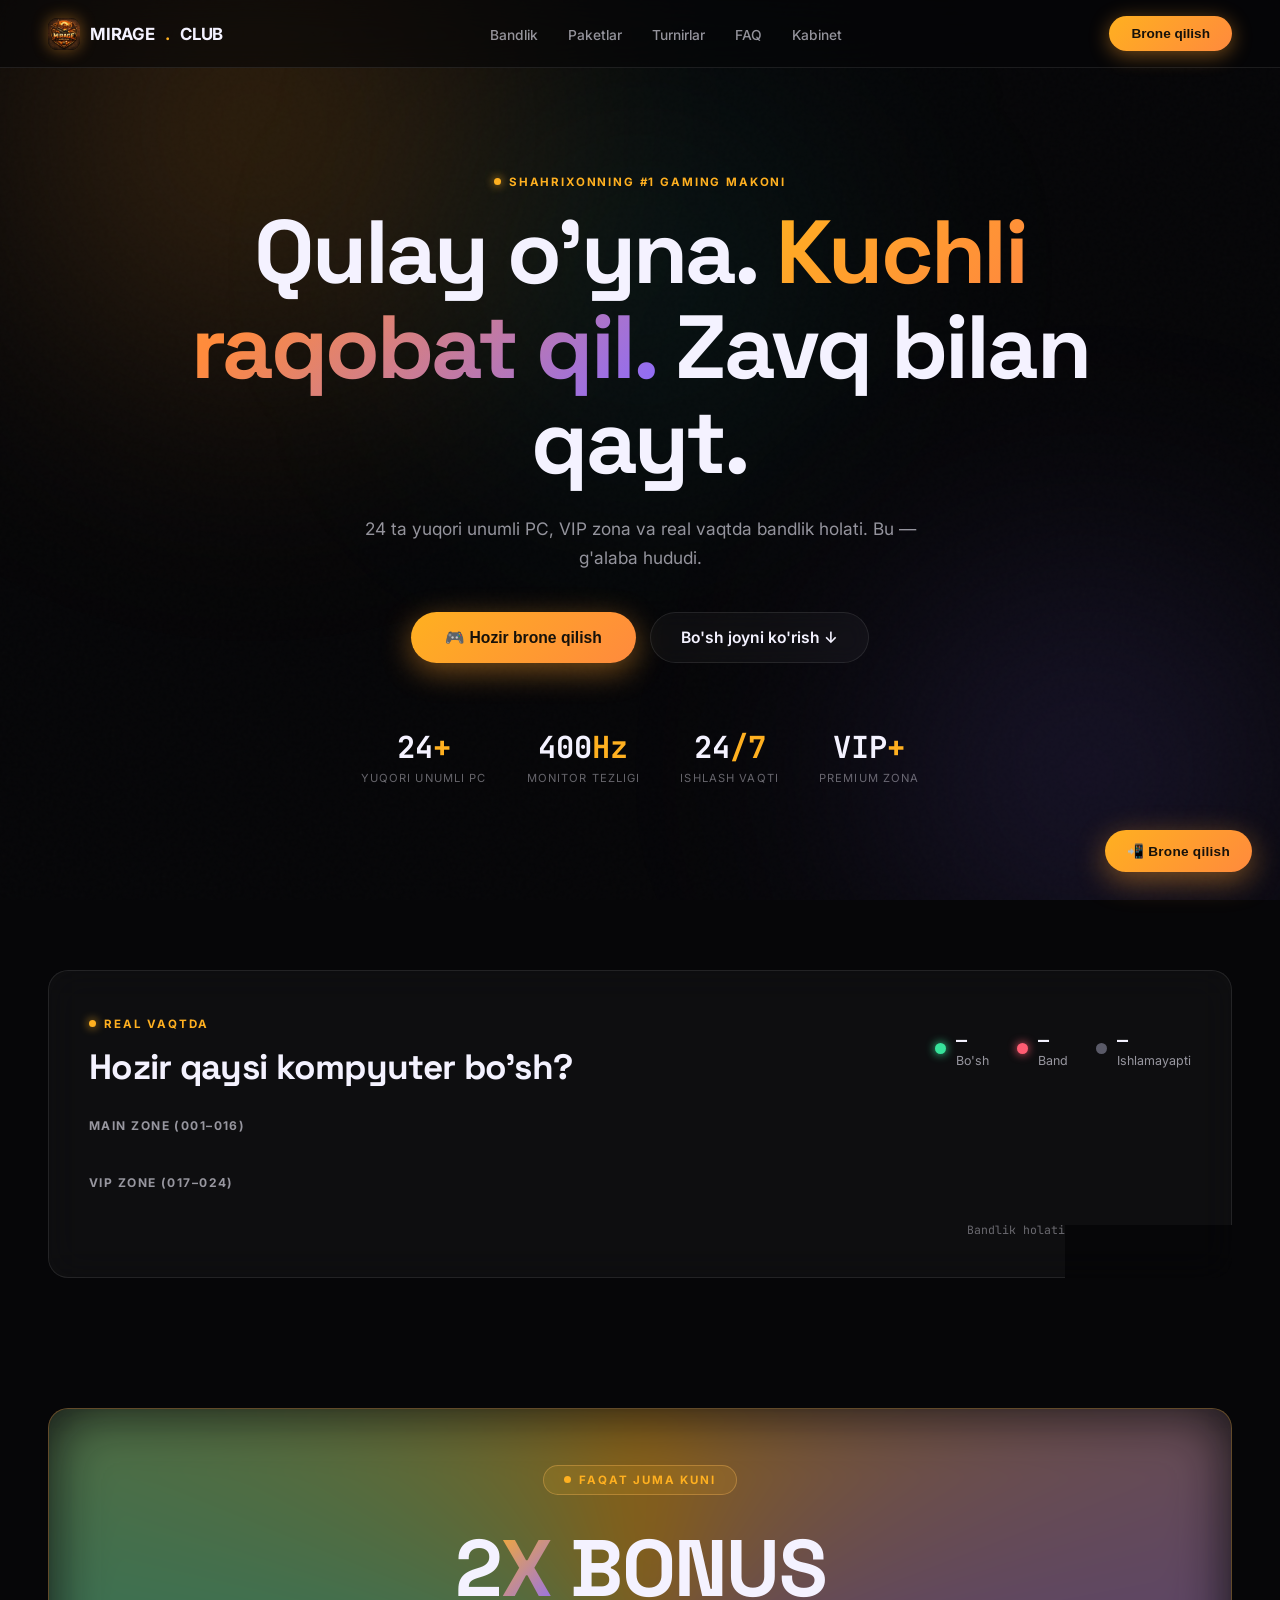
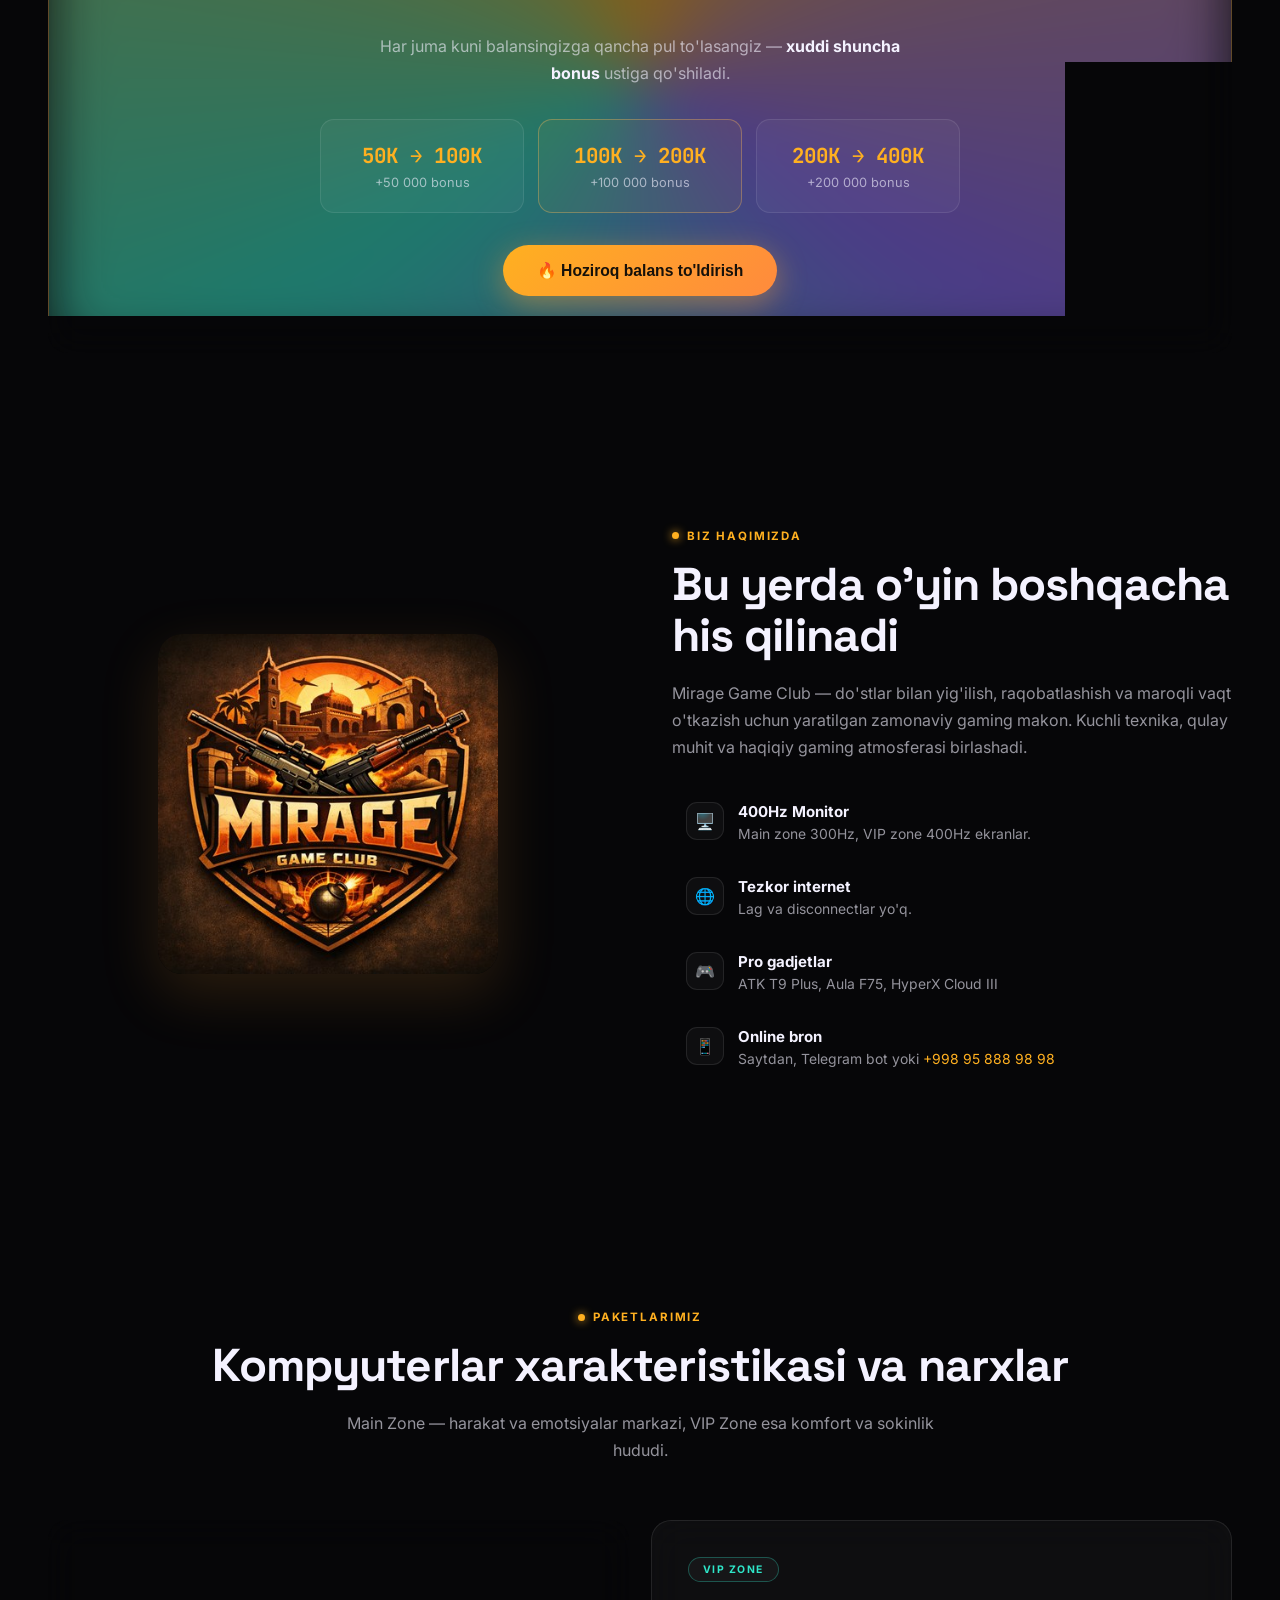
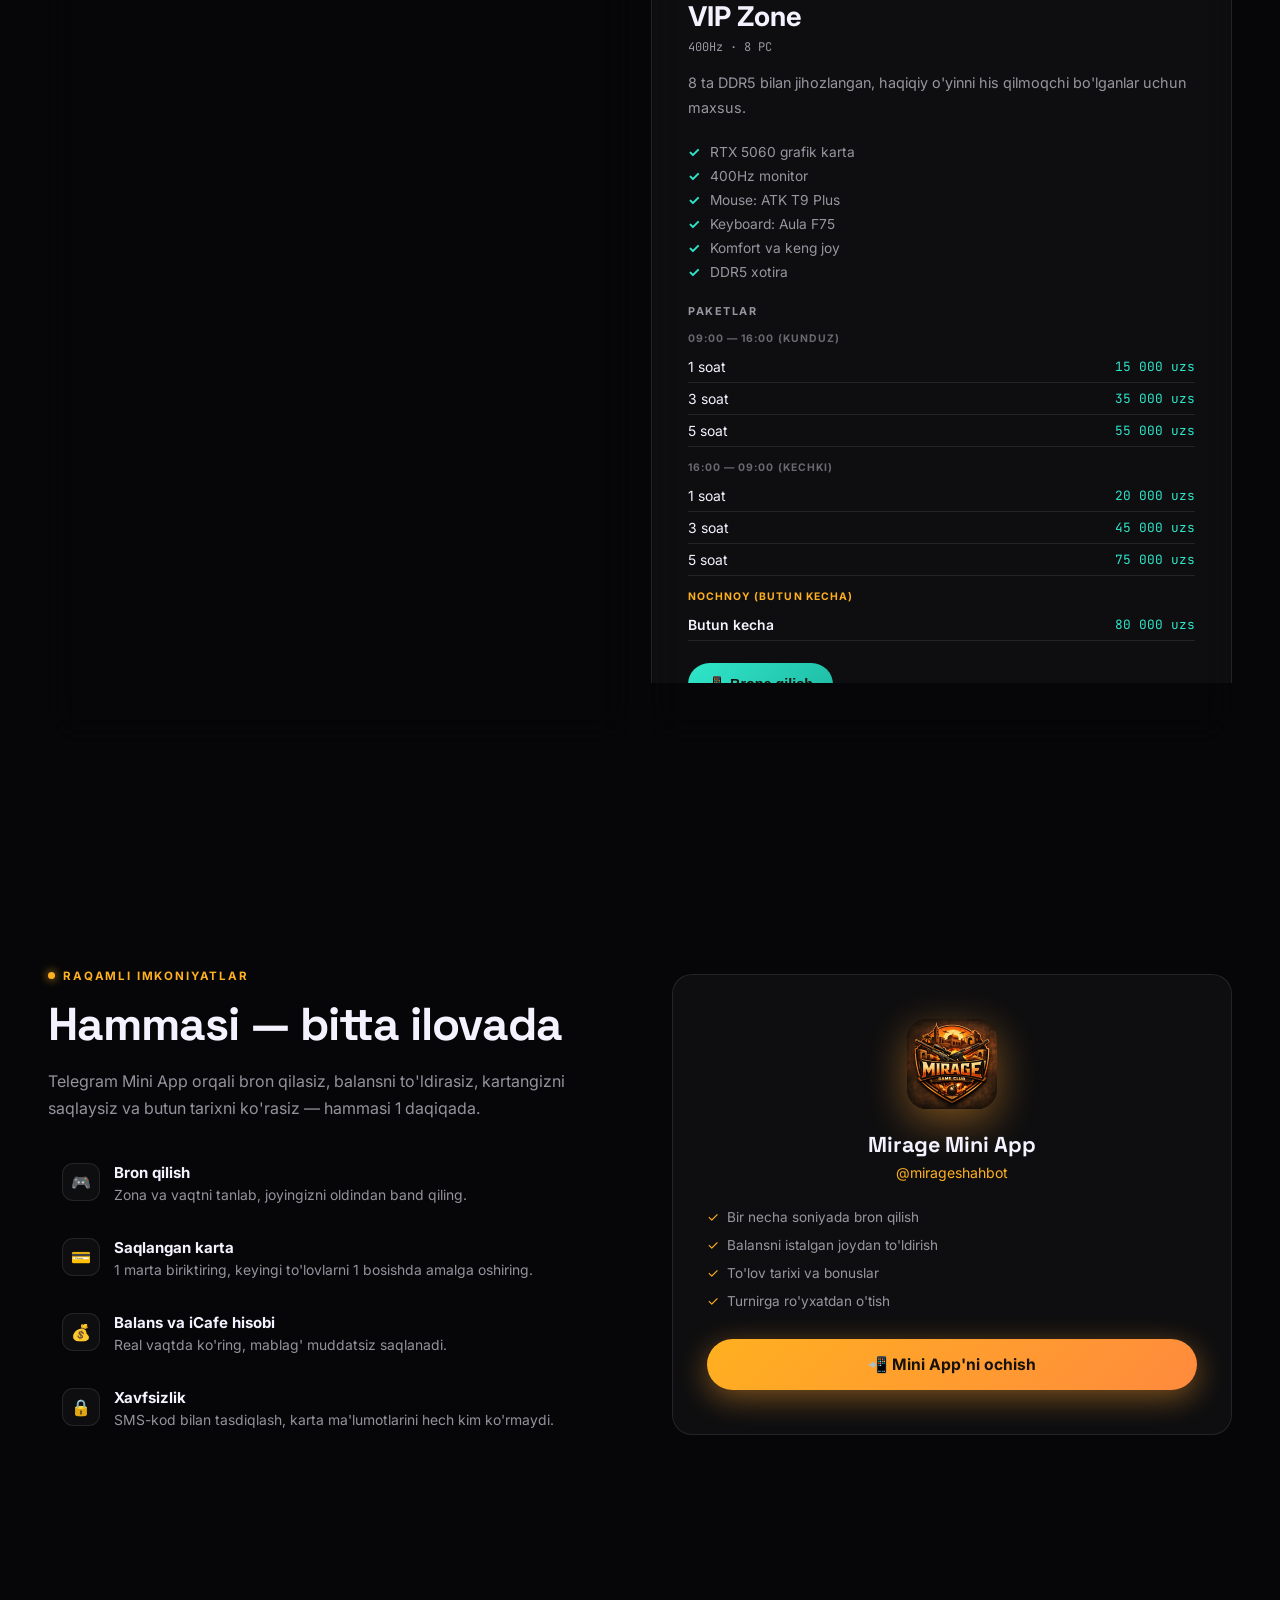
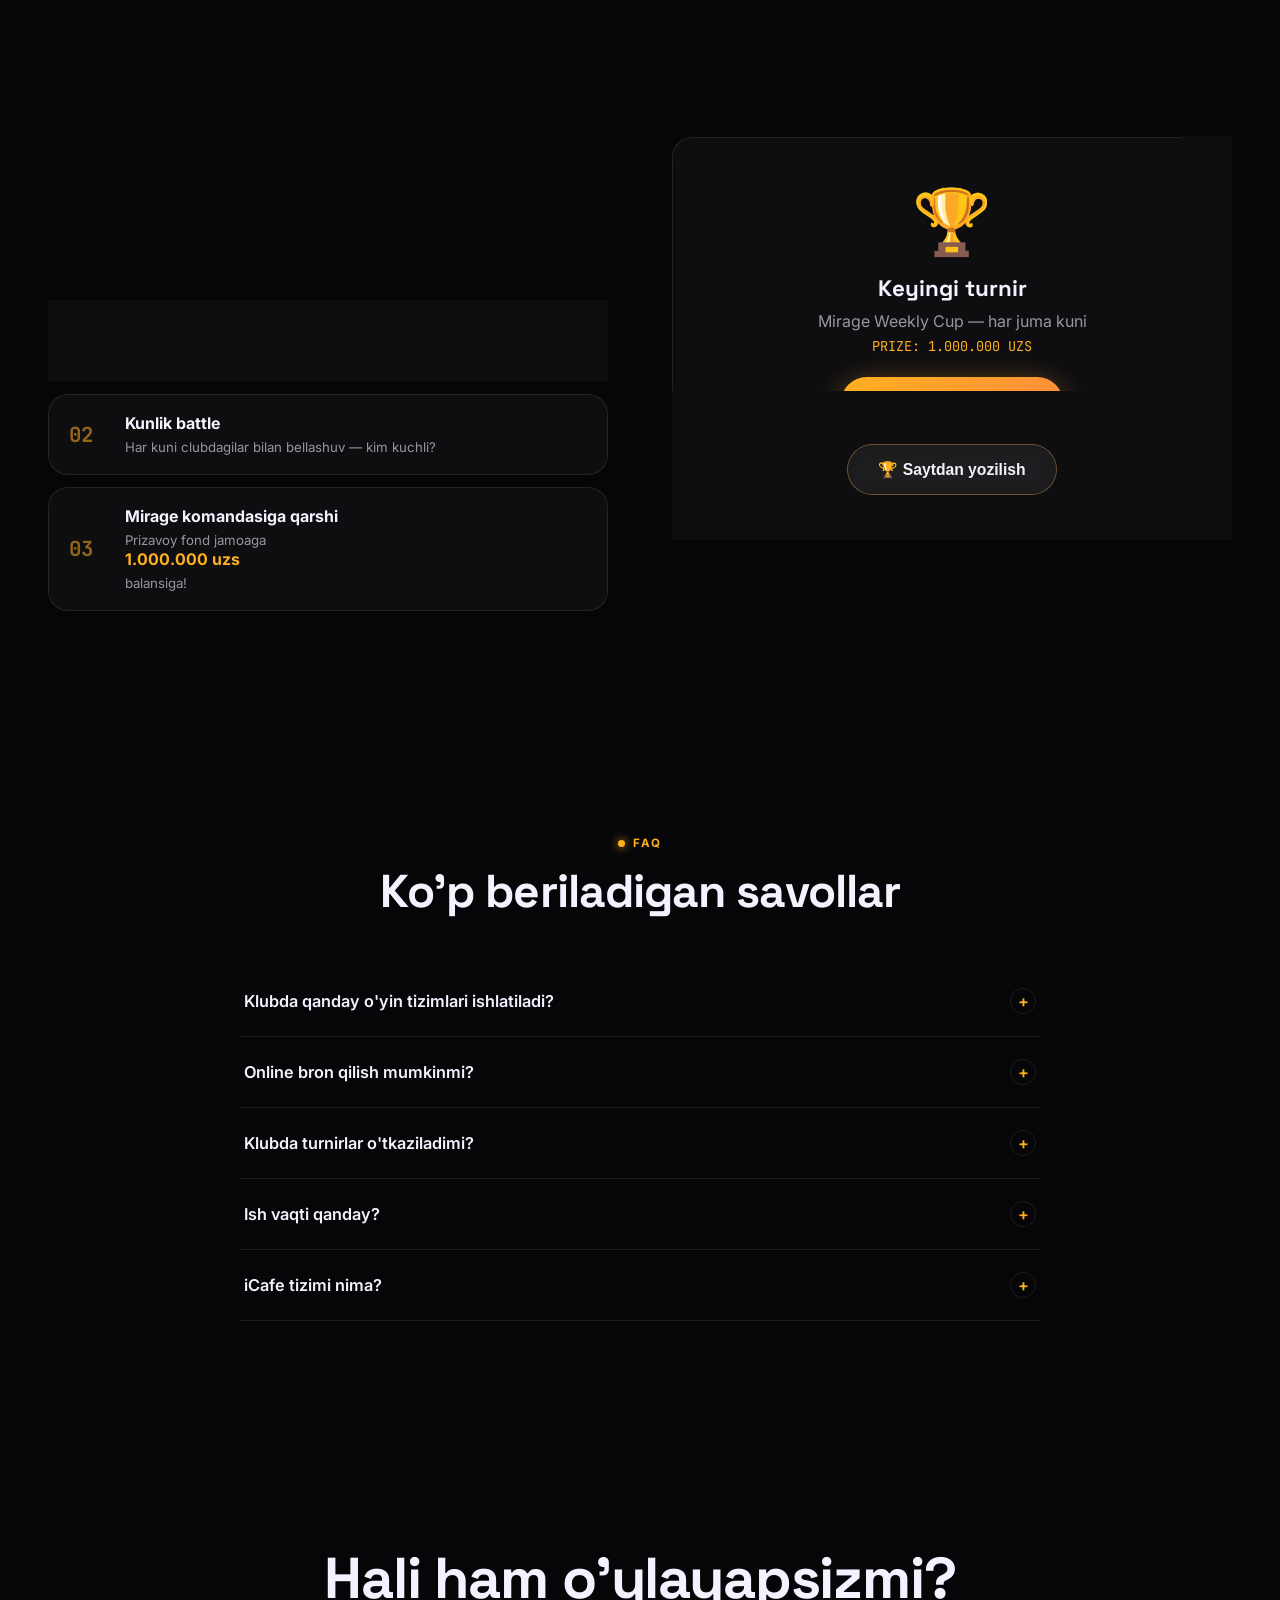
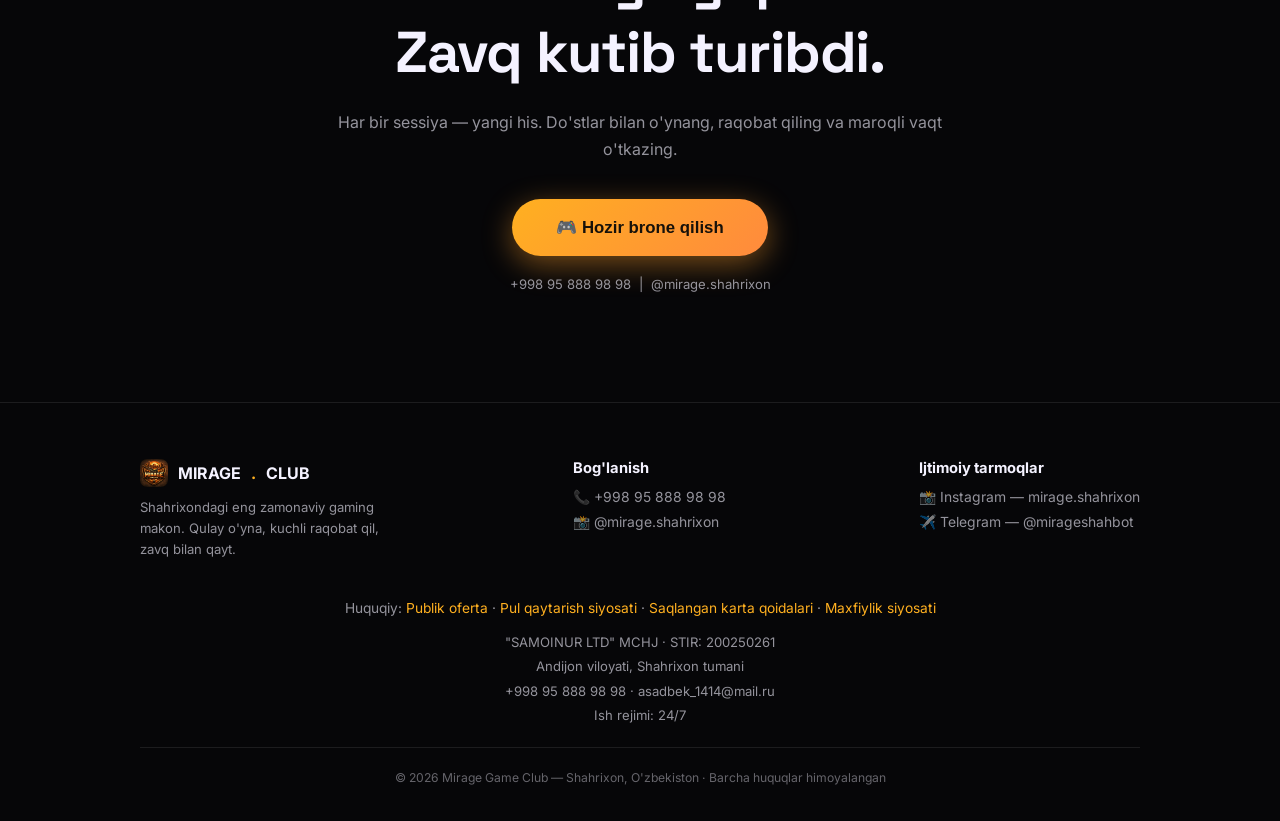
<file: index.html>
<!DOCTYPE html>
<html lang="uz">
<head>
<meta charset="UTF-8">
<meta name="google-site-verification" content="Maa0Q3PEAaYUREPWhNzmXilBjXo--Voq5-dmtlSBwbQ" />
<meta name="description" content="Shahrixondagi eng zamonaviy gaming makon. 24 ta yuqori unumli PC, VIP zona, real vaqtda bandlik holati, Telegram Mini App. Online bron qiling!">
<meta name="keywords" content="game club shahrixon, gaming club, kompyuter klub shahrixon, mirage game club, e-sport shahrixon, bron qilish, VIP gaming">
<meta name="author" content="Mirage Game Club">
<meta property="og:title" content="Mirage Game Club — Shahrixon">
<meta property="og:description" content="24 ta yuqori unumli PC, VIP zona, real vaqtda bandlik holati. Qulay o'yna, kuchli raqobat qil!">
<meta property="og:image" content="https://miragegameclub.uz/assets/logo-800.jpg">
<meta property="og:url" content="https://miragegameclub.uz">
<meta property="og:type" content="website">
<link rel="canonical" href="https://miragegameclub.uz">
<link rel="icon" type="image/png" sizes="32x32" href="/assets/favicon-32.png">
<link rel="icon" type="image/png" sizes="16x16" href="/assets/favicon-16.png">
<link rel="apple-touch-icon" href="/assets/logo-180.png">
<meta name="viewport" content="width=device-width, initial-scale=1.0">
<title>Mirage Game Club — Shahrixonning eng kuchli gaming makoni</title>
<style>
  @import url('https://fonts.googleapis.com/css2?family=Space+Grotesk:wght@500;600;700&family=Inter:wght@300;400;500;600;700&family=JetBrains+Mono:wght@500;700&display=swap');

  :root {
    --bg: #060608;
    --bg-2: #0a0912;
    --surface: rgba(255,255,255,0.035);
    --surface-hi: rgba(255,255,255,0.07);
    --border: rgba(255,255,255,0.09);
    --border-hi: rgba(255,187,90,0.35);
    --amber: #ffb020;
    --amber-2: #ff8a3d;
    --amber-glow: rgba(255,159,45,0.45);
    --violet: #8b6bff;
    --teal: #2fe6c9;
    --free: #37e29a;
    --busy: #ff5c72;
    --offline: #5a5a68;
    --white: #f4f2ff;
    --muted: rgba(244,242,255,0.6);
    --muted-2: rgba(244,242,255,0.4);
  }

  *, *::before, *::after { box-sizing: border-box; margin: 0; padding: 0; }
  html { scroll-behavior: smooth; }
  body {
    background: var(--bg);
    color: var(--white);
    font-family: 'Inter', sans-serif;
    overflow-x: hidden;
    position: relative;
  }
  ::selection { background: var(--amber); color: #16110a; }

  h1, h2, h3, .display { font-family: 'Space Grotesk', sans-serif; }
  .mono { font-family: 'JetBrains Mono', monospace; }

  /* ===== Ambient mesh background ===== */
  .mesh { position: fixed; inset: 0; z-index: 0; pointer-events: none; overflow: hidden; }
  .mesh::before, .mesh::after {
    content: ''; position: absolute; border-radius: 50%; filter: blur(110px);
  }
  .mesh::before {
    width: 60vw; height: 60vw; top: -20vw; left: -10vw;
    background: radial-gradient(circle, rgba(255,159,45,0.22) 0%, transparent 70%);
    animation: meshDrift1 22s ease-in-out infinite alternate;
  }
  .mesh::after {
    width: 50vw; height: 50vw; bottom: -15vw; right: -10vw;
    background: radial-gradient(circle, rgba(139,107,255,0.18) 0%, transparent 70%);
    animation: meshDrift2 26s ease-in-out infinite alternate;
  }
  .mesh-mid {
    position: absolute; top: 30%; left: 50%; width: 45vw; height: 45vw;
    transform: translate(-50%,-50%); border-radius: 50%; filter: blur(120px);
    background: radial-gradient(circle, rgba(47,230,201,0.10) 0%, transparent 70%);
    animation: meshDrift3 30s ease-in-out infinite alternate;
  }
  @keyframes meshDrift1 { 0% { transform: translate(0,0) scale(1); } 100% { transform: translate(6vw,4vw) scale(1.1); } }
  @keyframes meshDrift2 { 0% { transform: translate(0,0) scale(1); } 100% { transform: translate(-5vw,-6vw) scale(1.08); } }
  @keyframes meshDrift3 { 0% { transform: translate(-50%,-50%) scale(1); } 100% { transform: translate(-46%,-54%) scale(1.15); } }

  .grain { position: fixed; inset: 0; z-index: 1; pointer-events: none; opacity: 0.35;
    background-image: url("data:image/svg+xml,%3Csvg viewBox='0 0 256 256' xmlns='http://www.w3.org/2000/svg'%3E%3Cfilter id='n'%3E%3CfeTurbulence type='fractalNoise' baseFrequency='0.9' numOctaves='4' stitchTiles='stitch'/%3E%3C/filter%3E%3Crect width='100%25' height='100%25' filter='url(%23n)' opacity='0.05'/%3E%3C/svg%3E");
  }

  section, nav, footer { position: relative; z-index: 2; }

  /* ===== Nav ===== */
  nav {
    position: fixed; top: 0; left: 0; right: 0; z-index: 100;
    display: flex; align-items: center; justify-content: space-between;
    padding: 16px 48px; backdrop-filter: blur(20px); -webkit-backdrop-filter: blur(20px);
    background: rgba(6,6,8,0.6); border-bottom: 1px solid var(--border);
    transition: padding 0.3s, background 0.3s;
  }
  nav.scrolled { padding: 11px 48px; background: rgba(6,6,8,0.85); }
  .nav-logo { display: flex; align-items: center; gap: 10px; font-weight: 700; font-size: 1.05rem; color: var(--white); text-decoration: none; letter-spacing: -0.01em; }
  .nav-logo img { width: 32px; height: 32px; border-radius: 9px; box-shadow: 0 0 16px var(--amber-glow); }
  .nav-logo span { color: var(--amber); }
  .nav-links { display: flex; gap: 30px; list-style: none; }
  .nav-links a { color: var(--muted); text-decoration: none; font-size: 0.86rem; font-weight: 500; transition: color 0.2s; }
  .nav-links a:hover { color: var(--white); }
  .nav-cta {
    background: linear-gradient(135deg, var(--amber), var(--amber-2)); color: #16110a;
    padding: 10px 22px; border-radius: 100px; font-size: 0.85rem; font-weight: 700;
    text-decoration: none; border: none; cursor: none; transition: all 0.2s;
    box-shadow: 0 4px 20px var(--amber-glow);
  }
  .nav-cta:hover { transform: translateY(-2px); box-shadow: 0 6px 28px var(--amber-glow); }

  /* ===== Glass surface base ===== */
  .glass {
    background: var(--surface); border: 1px solid var(--border); border-radius: 20px;
    backdrop-filter: blur(18px); -webkit-backdrop-filter: blur(18px);
  }
  .glass-hover { transition: transform 0.35s cubic-bezier(.2,.8,.2,1), border-color 0.35s, background 0.35s; }
  .glass-hover:hover { transform: translateY(-6px); border-color: var(--border-hi); background: var(--surface-hi); }

  /* ===== Reveal animation ===== */
  .reveal { opacity: 0; transform: translateY(28px) scale(0.98); filter: blur(6px); transition: opacity 0.8s cubic-bezier(.2,.7,.2,1), transform 0.8s cubic-bezier(.2,.7,.2,1), filter 0.8s; }
  .reveal.visible { opacity: 1; transform: none; filter: blur(0); }

  section { padding: 110px 48px; }
  .section-inner { max-width: 1200px; margin: 0 auto; }
  .eyebrow {
    display: inline-flex; align-items: center; gap: 8px; font-size: 0.72rem; font-weight: 700;
    letter-spacing: 0.16em; text-transform: uppercase; color: var(--amber); margin-bottom: 16px;
  }
  .eyebrow::before { content: ''; width: 7px; height: 7px; border-radius: 50%; background: var(--amber); box-shadow: 0 0 10px var(--amber); animation: blink 1.6s ease infinite; }
  @keyframes blink { 0%,100% { opacity: 1; } 50% { opacity: 0.25; } }
  .headline { font-size: clamp(1.9rem, 3.6vw, 3rem); font-weight: 700; line-height: 1.12; letter-spacing: -0.02em; margin-bottom: 18px; }
  .headline .accent { background: linear-gradient(135deg, var(--amber), var(--violet)); -webkit-background-clip: text; background-clip: text; color: transparent; }
  .lead { color: var(--muted); line-height: 1.7; font-size: 1rem; max-width: 620px; }

  /* ===== HERO ===== */
  #hero { min-height: 100vh; display: flex; flex-direction: column; align-items: center; justify-content: center; text-align: center; padding: 140px 24px 80px; }
  .hero-title { font-size: clamp(2.6rem, 7.2vw, 5.6rem); font-weight: 700; line-height: 1.06; letter-spacing: -0.03em; margin-bottom: 24px; max-width: 900px; }
  .hero-title .accent { background: linear-gradient(135deg, var(--amber), var(--amber-2) 40%, var(--violet)); -webkit-background-clip: text; background-clip: text; color: transparent; }
  .hero-sub { font-size: 1.08rem; color: var(--muted); max-width: 560px; margin: 0 auto 40px; line-height: 1.7; }
  .hero-actions { display: flex; gap: 14px; justify-content: center; flex-wrap: wrap; margin-bottom: 64px; }
  .btn-primary {
    display: inline-flex; align-items: center; gap: 10px; background: linear-gradient(135deg, var(--amber), var(--amber-2));
    color: #16110a; padding: 16px 34px; border-radius: 100px; font-size: 0.98rem; font-weight: 700;
    text-decoration: none; border: none; cursor: none; transition: all 0.25s;
    box-shadow: 0 8px 30px var(--amber-glow);
  }
  .btn-primary:hover { transform: translateY(-3px); box-shadow: 0 12px 40px var(--amber-glow); }
  .btn-ghost {
    display: inline-flex; align-items: center; gap: 10px; background: var(--surface); color: var(--white);
    padding: 15px 30px; border-radius: 100px; font-size: 0.98rem; font-weight: 600; text-decoration: none;
    border: 1px solid var(--border); cursor: none; transition: all 0.25s; backdrop-filter: blur(10px);
  }
  .btn-ghost:hover { border-color: var(--border-hi); background: var(--surface-hi); }
  .hero-stats { display: flex; gap: 40px; flex-wrap: wrap; justify-content: center; }
  .stat { text-align: center; }
  .stat-num { font-family: 'JetBrains Mono', monospace; font-size: 1.9rem; font-weight: 700; color: var(--white); }
  .stat-num span { color: var(--amber); }
  .stat-label { font-size: 0.7rem; color: var(--muted-2); letter-spacing: 0.1em; text-transform: uppercase; margin-top: 4px; }

  /* ===== LIVE PC STATUS ===== */
  #live { padding-top: 70px; padding-bottom: 70px; }
  .live-card { padding: 40px; }
  .live-head { display: flex; align-items: center; justify-content: space-between; flex-wrap: wrap; gap: 20px; margin-bottom: 32px; }
  .live-counts { display: flex; gap: 28px; flex-wrap: wrap; }
  .live-count { display: flex; align-items: center; gap: 10px; }
  .live-dot { width: 11px; height: 11px; border-radius: 50%; flex-shrink: 0; }
  .live-dot.free { background: var(--free); box-shadow: 0 0 10px var(--free); animation: pulseDot 1.8s ease infinite; }
  .live-dot.busy { background: var(--busy); box-shadow: 0 0 10px var(--busy); }
  .live-dot.offline { background: var(--offline); }
  @keyframes pulseDot { 0%,100% { opacity: 1; } 50% { opacity: 0.45; } }
  .live-count-num { font-family: 'JetBrains Mono', monospace; font-weight: 700; font-size: 1.15rem; }
  .live-count-label { font-size: 0.78rem; color: var(--muted); }
  .live-updated { font-size: 0.72rem; color: var(--muted-2); font-family: 'JetBrains Mono', monospace; }

  .pc-zone { margin-bottom: 28px; }
  .pc-zone:last-child { margin-bottom: 0; }
  .pc-zone-title { font-size: 0.75rem; font-weight: 700; letter-spacing: 0.12em; text-transform: uppercase; color: var(--muted); margin-bottom: 14px; }
  .pc-grid { display: grid; grid-template-columns: repeat(8, 1fr); gap: 8px; }
  .pc-tile {
    aspect-ratio: 1; border-radius: 10px; display: flex; flex-direction: column; align-items: center; justify-content: center;
    background: rgba(255,255,255,0.03); border: 1px solid var(--border); font-family: 'JetBrains Mono', monospace;
    font-size: 0.78rem; font-weight: 700; color: var(--muted); gap: 4px; transition: transform 0.2s, border-color 0.2s;
  }
  .pc-tile:hover { transform: scale(1.08); }
  .pc-tile .pc-dot2 { width: 7px; height: 7px; border-radius: 50%; }
  .pc-tile.free { border-color: rgba(55,226,154,0.3); color: var(--white); }
  .pc-tile.free .pc-dot2 { background: var(--free); box-shadow: 0 0 8px var(--free); }
  .pc-tile.busy { border-color: rgba(255,92,114,0.3); color: var(--white); background: rgba(255,92,114,0.06); }
  .pc-tile.busy .pc-dot2 { background: var(--busy); box-shadow: 0 0 8px var(--busy); }
  .pc-tile.offline { opacity: 0.4; }
  .pc-tile.offline .pc-dot2 { background: var(--offline); }
  .live-error { text-align: center; color: var(--muted); font-size: 0.9rem; padding: 20px; }
  @media (max-width: 700px) { .pc-grid { grid-template-columns: repeat(5, 1fr); } }
  @media (max-width: 420px) { .pc-grid { grid-template-columns: repeat(4, 1fr); } }

  /* ===== JUMA BONUS ===== */
  #juma { padding-top: 60px; padding-bottom: 60px; }
  .juma-card { padding: 56px 40px; text-align: center; position: relative; overflow: hidden; border-color: var(--border-hi); }
  .juma-card::before {
    content: ''; position: absolute; inset: -2px; z-index: -1; border-radius: 22px; opacity: 0.5;
    background: conic-gradient(from 0deg, var(--amber), var(--violet), var(--teal), var(--amber));
    filter: blur(30px); animation: rotateGlow 8s linear infinite;
  }
  @keyframes rotateGlow { to { transform: rotate(360deg); } }
  .juma-badge { display: inline-flex; align-items: center; gap: 8px; padding: 7px 20px; border-radius: 100px; background: rgba(255,176,32,0.12); border: 1px solid var(--border-hi); font-size: 0.72rem; font-weight: 700; letter-spacing: 0.16em; text-transform: uppercase; color: var(--amber); margin-bottom: 22px; }
  .juma-title { font-size: clamp(2.6rem, 8vw, 5rem); font-weight: 700; letter-spacing: -0.02em; margin-bottom: 14px; }
  .juma-title .x2 { background: linear-gradient(135deg, var(--amber), var(--violet)); -webkit-background-clip: text; background-clip: text; color: transparent; }
  .juma-grid { display: grid; grid-template-columns: repeat(3,1fr); gap: 14px; max-width: 640px; margin: 32px auto; }
  .juma-tile { background: rgba(255,255,255,0.04); border: 1px solid var(--border); border-radius: 14px; padding: 22px 14px; transition: transform 0.25s, border-color 0.25s; }
  .juma-tile:hover { transform: translateY(-4px); border-color: var(--border-hi); }
  .juma-tile.hot { border-color: var(--border-hi); background: rgba(255,176,32,0.06); }
  .juma-in { font-family: 'JetBrains Mono', monospace; font-size: 1.3rem; font-weight: 700; color: var(--amber); }
  .juma-out { font-size: 0.8rem; color: var(--muted); margin-top: 6px; }
  @media (max-width: 600px) { .juma-grid { grid-template-columns: 1fr; } }

  /* ===== ABOUT / FEATURES ===== */
  .grid-2 { display: grid; grid-template-columns: 1fr 1fr; gap: 64px; align-items: center; }
  .feature-list { list-style: none; margin-top: 26px; display: flex; flex-direction: column; gap: 4px; }
  .feature-item { display: flex; align-items: flex-start; gap: 14px; padding: 14px; border-radius: 14px; transition: background 0.2s; }
  .feature-item:hover { background: var(--surface); }
  .feature-icon { width: 38px; height: 38px; border-radius: 11px; background: var(--surface); border: 1px solid var(--border); display: flex; align-items: center; justify-content: center; font-size: 1rem; flex-shrink: 0; }
  .feature-text strong { color: var(--white); display: block; margin-bottom: 2px; font-size: 0.94rem; }
  .feature-text span { color: var(--muted); font-size: 0.87rem; line-height: 1.6; }
  .badge-logo { width: 100%; max-width: 340px; margin: 0 auto; display: block; border-radius: 24px; box-shadow: 0 20px 60px rgba(255,159,45,0.15); }

  /* ===== ZONES / PRICING ===== */
  .zones-grid { display: grid; grid-template-columns: 1fr 1fr; gap: 22px; }
  .zone-card { padding: 36px; }
  .zone-tag { display: inline-block; font-size: 0.65rem; font-weight: 700; letter-spacing: 0.14em; text-transform: uppercase; padding: 5px 14px; border-radius: 100px; margin-bottom: 18px; background: var(--surface); border: 1px solid var(--border); color: var(--amber); }
  .zone-card.vip .zone-tag { color: var(--teal); border-color: rgba(47,230,201,0.3); }
  .zone-name { font-size: 1.7rem; font-weight: 700; margin-bottom: 6px; }
  .zone-hz { font-family: 'JetBrains Mono', monospace; font-size: 0.75rem; color: var(--muted); margin-bottom: 16px; }
  .zone-desc { color: var(--muted); font-size: 0.9rem; line-height: 1.7; margin-bottom: 24px; }
  .zone-perks { list-style: none; display: flex; flex-direction: column; gap: 8px; margin-bottom: 24px; }
  .zone-perks li { display: flex; align-items: center; gap: 10px; font-size: 0.86rem; color: var(--muted); }
  .zone-perks li::before { content: '✓'; color: var(--amber); font-weight: 700; }
  .zone-card.vip .zone-perks li::before { color: var(--teal); }
  .pkg-title { font-size: 0.68rem; font-weight: 700; letter-spacing: 0.14em; text-transform: uppercase; color: var(--muted); margin-bottom: 10px; }
  .pkg-time-label { font-size: 0.65rem; font-weight: 700; letter-spacing: 0.1em; text-transform: uppercase; color: var(--muted-2); margin: 14px 0 6px; }
  .pkg-table { width: 100%; border-collapse: collapse; }
  .pkg-table td { font-size: 0.87rem; padding: 7px 0; border-bottom: 1px solid var(--border); color: var(--white); }
  .pkg-table td:last-child { text-align: right; font-family: 'JetBrains Mono', monospace; font-size: 0.8rem; color: var(--amber); }
  .zone-card.vip .pkg-table td:last-child { color: var(--teal); }
  .zone-book-btn { display: flex; align-items: center; justify-content: center; gap: 8px; margin-top: 22px; background: linear-gradient(135deg, var(--amber), var(--amber-2)); color: #16110a; padding: 13px 20px; border-radius: 100px; font-size: 0.9rem; font-weight: 700; text-decoration: none; border: none; cursor: none; transition: all 0.25s; }
  .zone-card.vip .zone-book-btn { background: linear-gradient(135deg, var(--teal), #1fb9a3); }
  .zone-book-btn:hover { transform: translateY(-2px); }

  /* ===== TOURNAMENTS ===== */
  .tourn-list { list-style: none; margin-top: 24px; display: flex; flex-direction: column; gap: 12px; }
  .tourn-item { display: flex; align-items: center; gap: 16px; padding: 18px 20px; }
  .tourn-num { font-family: 'JetBrains Mono', monospace; font-size: 1.3rem; font-weight: 700; color: var(--amber); opacity: 0.55; min-width: 40px; }
  .tourn-text strong { display: block; font-size: 1rem; margin-bottom: 3px; }
  .tourn-text span { font-size: 0.83rem; color: var(--muted); }
  .tourn-visual { padding: 44px; text-align: center; }
  .trophy { font-size: 4rem; display: block; margin-bottom: 14px; animation: floatY 3s ease-in-out infinite; }
  @keyframes floatY { 0%,100% { transform: translateY(0); } 50% { transform: translateY(-10px); } }

  /* ===== MINI APP ===== */
  .miniapp-card { padding: 44px 34px; text-align: center; }
  .miniapp-card img { width: 90px; height: 90px; border-radius: 20px; margin-bottom: 18px; box-shadow: 0 12px 40px var(--amber-glow); }
  .miniapp-card h3 { font-size: 1.35rem; margin-bottom: 6px; }
  .miniapp-handle { color: var(--amber); font-size: 0.88rem; margin-bottom: 22px; }
  .miniapp-features { list-style: none; text-align: left; margin-bottom: 24px; }
  .miniapp-features li { font-size: 0.85rem; color: var(--muted); padding: 6px 0; display: flex; gap: 8px; }
  .miniapp-features li::before { content: '✓'; color: var(--amber); }

  /* ===== FAQ ===== */
  .faq-item { border-bottom: 1px solid var(--border); padding: 22px 4px; cursor: pointer; }
  .faq-q { display: flex; align-items: center; justify-content: space-between; gap: 16px; font-weight: 600; font-size: 1.02rem; }
  .faq-icon { width: 26px; height: 26px; border-radius: 50%; border: 1px solid var(--border); display: flex; align-items: center; justify-content: center; flex-shrink: 0; transition: all 0.3s; color: var(--amber); }
  .faq-item.open .faq-icon { background: var(--amber); border-color: var(--amber); color: #16110a; transform: rotate(45deg); }
  .faq-a { max-height: 0; overflow: hidden; transition: max-height 0.4s ease, padding 0.3s; font-size: 0.9rem; color: var(--muted); line-height: 1.7; }
  .faq-item.open .faq-a { max-height: 300px; padding-top: 14px; }

  /* ===== FINAL CTA ===== */
  #final { text-align: center; }
  .final-title { font-size: clamp(2.2rem, 5.5vw, 3.6rem); font-weight: 700; margin-bottom: 20px; letter-spacing: -0.02em; }

  /* ===== FOOTER ===== */
  footer { padding: 56px 48px 36px; border-top: 1px solid var(--border); }
  .footer-inner { max-width: 1000px; margin: 0 auto; }
  .footer-top { display: flex; align-items: flex-start; justify-content: space-between; gap: 40px; flex-wrap: wrap; margin-bottom: 36px; }
  .footer-logo { display: flex; align-items: center; gap: 10px; font-weight: 700; margin-bottom: 10px; }
  .footer-logo img { width: 28px; height: 28px; border-radius: 7px; }
  .footer-logo span { color: var(--amber); }
  .footer-tagline { font-size: 0.82rem; color: var(--muted); max-width: 240px; line-height: 1.6; }
  .footer-contact h4, .footer-social h4 { font-size: 0.92rem; font-weight: 700; margin-bottom: 12px; }
  .footer-contact-item, .social-link { display: flex; align-items: center; gap: 9px; margin-bottom: 9px; text-decoration: none; color: var(--muted); font-size: 0.87rem; transition: color 0.2s; }
  .footer-contact-item:hover, .social-link:hover { color: var(--amber); }
  .footer-legal { text-align: center; padding-top: 4px; margin-bottom: 20px; }
  .footer-legal-links { font-size: 0.86rem; color: var(--muted); margin-bottom: 14px; }
  .footer-legal-links a { color: var(--amber); text-decoration: none; }
  .footer-legal-links a:hover { text-decoration: underline; }
  .footer-requisites { font-size: 0.82rem; color: var(--muted); line-height: 1.85; }
  .footer-requisites a { color: var(--muted); text-decoration: none; }
  .footer-requisites a:hover { color: var(--amber); }
  .footer-bottom { border-top: 1px solid var(--border); padding-top: 22px; text-align: center; font-size: 0.76rem; color: var(--muted-2); }

  .float-book {
    position: fixed; bottom: 28px; right: 28px; z-index: 200;
    background: linear-gradient(135deg, var(--amber), var(--amber-2)); color: #16110a; padding: 13px 22px;
    border-radius: 100px; font-size: 0.85rem; font-weight: 700; text-decoration: none; letter-spacing: 0.02em;
    box-shadow: 0 8px 30px var(--amber-glow); transition: all 0.3s; display: flex; align-items: center; gap: 8px; cursor: none;
  }
  .float-book:hover { transform: scale(1.06); }

  /* ===== MODAL ===== */
  .modal-overlay { position: fixed; inset: 0; z-index: 1000; background: rgba(4,4,6,0.8); backdrop-filter: blur(10px); display: flex; align-items: center; justify-content: center; padding: 24px; opacity: 0; pointer-events: none; transition: opacity 0.3s; }
  .modal-overlay.open { opacity: 1; pointer-events: all; }
  .modal { background: #0d0c10; border: 1px solid var(--border); border-radius: 24px; padding: 40px; width: 100%; max-width: 520px; position: relative; max-height: 90vh; overflow-y: auto; transform: translateY(24px); transition: transform 0.3s; }
  .modal-overlay.open .modal { transform: translateY(0); }
  .modal-close { position: absolute; top: 18px; right: 20px; background: none; border: none; color: var(--muted); font-size: 1.4rem; cursor: none; line-height: 1; padding: 4px; }
  .modal-label { font-size: 0.65rem; font-weight: 700; letter-spacing: 0.16em; text-transform: uppercase; color: var(--amber); margin-bottom: 8px; }
  .modal h2 { font-size: 1.6rem; font-weight: 700; margin-bottom: 6px; }
  .modal-sub { font-size: 0.85rem; color: var(--muted); margin-bottom: 26px; }
  .modal-tabs { display: flex; gap: 8px; margin-bottom: 26px; background: var(--surface); border-radius: 12px; padding: 4px; }
  .modal-tab { flex: 1; padding: 10px; border-radius: 9px; border: none; background: none; color: var(--muted); font-size: 0.86rem; font-weight: 600; cursor: none; transition: all 0.2s; }
  .modal-tab.active { background: var(--amber); color: #16110a; }
  .form-panel { display: none; }
  .form-panel.active { display: block; }
  .form-group { margin-bottom: 15px; }
  .form-group label { display: block; font-size: 0.76rem; font-weight: 600; color: var(--muted); margin-bottom: 6px; }
  .form-group input, .form-group select, .form-group textarea {
    width: 100%; padding: 12px 15px; background: rgba(255,255,255,0.04); border: 1px solid var(--border);
    border-radius: 10px; color: var(--white); font-size: 0.9rem; font-family: 'Inter', sans-serif; outline: none; appearance: none;
  }
  .form-group input:focus, .form-group select:focus { border-color: var(--border-hi); }
  .form-group select option { background: #0d0c10; }
  .form-row { display: grid; grid-template-columns: 1fr 1fr; gap: 12px; }
  .submit-btn { width: 100%; padding: 15px; margin-top: 6px; background: linear-gradient(135deg, var(--amber), var(--amber-2)); border: none; border-radius: 12px; color: #16110a; font-size: 0.96rem; font-weight: 700; cursor: none; transition: all 0.25s; }
  .submit-btn:hover { transform: translateY(-2px); }
  .submit-btn:disabled { opacity: 0.6; transform: none; }
  .form-success { display: none; text-align: center; padding: 20px 0; }
  .form-success.show { display: block; }
  .success-icon { font-size: 3rem; margin-bottom: 10px; display: block; }
  .form-success h3 { font-size: 1.3rem; font-weight: 700; margin-bottom: 8px; }
  .form-success p { font-size: 0.86rem; color: var(--muted); }

  @media (max-width: 900px) {
    nav { padding: 14px 22px; }
    .nav-links { display: none; }
    section { padding: 76px 22px; }
    .grid-2, .zones-grid { grid-template-columns: 1fr; gap: 40px; }
    .juma-card { padding: 40px 22px; }
    .live-card { padding: 26px; }
    .live-head { flex-direction: column; align-items: flex-start; }
    footer { padding: 40px 22px 28px; }
    .footer-top { flex-direction: column; gap: 28px; }
    .float-book { bottom: 18px; right: 18px; padding: 12px 18px; font-size: 0.8rem; }
  }
  @media (max-width: 480px) {
    section { padding: 60px 16px; }
    .hero-stats { gap: 22px; }
    .stat-num { font-size: 1.5rem; }
    .juma-grid { gap: 10px; }
    .modal { padding: 26px; }
    .form-row { grid-template-columns: 1fr; }
  }
</style>
</head>
<body>

<div class="mesh"><div class="mesh-mid"></div></div>
<div class="grain"></div>

<button onclick="openModal('bron')" class="float-book" id="floatBook" style="border:none;">📲 Brone qilish</button>

<nav id="navbar">
  <a href="#hero" class="nav-logo"><img src="/assets/logo-96.png" alt="Mirage Game Club" width="32" height="32">MIRAGE<span>.</span>CLUB</a>
  <ul class="nav-links">
    <li><a href="#live">Bandlik</a></li>
    <li><a href="#zones">Paketlar</a></li>
    <li><a href="#tournaments">Turnirlar</a></li>
    <li><a href="#faq">FAQ</a></li>
    <li><a href="/kabinet/">Kabinet</a></li>
  </ul>
  <button onclick="openModal('bron')" class="nav-cta" style="border:none;cursor:none;">Brone qilish</button>
</nav>

<!-- HERO -->
<section id="hero">
  <div class="eyebrow">Shahrixonning #1 gaming makoni</div>
  <h1 class="hero-title">Qulay o'yna. <span class="accent">Kuchli raqobat qil.</span> Zavq bilan qayt.</h1>
  <p class="hero-sub">24 ta yuqori unumli PC, VIP zona va real vaqtda bandlik holati. Bu — g'alaba hududi.</p>
  <div class="hero-actions">
    <button onclick="openModal('bron')" class="btn-primary" style="border:none;cursor:none;">🎮 Hozir brone qilish</button>
    <a href="#live" class="btn-ghost">Bo'sh joyni ko'rish ↓</a>
  </div>
  <div class="hero-stats reveal">
    <div class="stat"><div class="stat-num">24<span>+</span></div><div class="stat-label">Yuqori unumli PC</div></div>
    <div class="stat"><div class="stat-num">400<span>Hz</span></div><div class="stat-label">Monitor tezligi</div></div>
    <div class="stat"><div class="stat-num">24<span>/7</span></div><div class="stat-label">Ishlash vaqti</div></div>
    <div class="stat"><div class="stat-num">VIP<span>+</span></div><div class="stat-label">Premium zona</div></div>
  </div>
</section>

<!-- LIVE PC STATUS -->
<section id="live">
  <div class="section-inner">
    <div class="glass live-card reveal">
      <div class="live-head">
        <div>
          <div class="eyebrow">Real vaqtda</div>
          <h2 class="headline" style="font-size:clamp(1.6rem,3vw,2.2rem);margin-bottom:0;">Hozir qaysi kompyuter bo'sh?</h2>
        </div>
        <div class="live-counts" id="liveCounts">
          <div class="live-count"><span class="live-dot free"></span><div><div class="live-count-num" id="cntFree">—</div><div class="live-count-label">Bo'sh</div></div></div>
          <div class="live-count"><span class="live-dot busy"></span><div><div class="live-count-num" id="cntBusy">—</div><div class="live-count-label">Band</div></div></div>
          <div class="live-count"><span class="live-dot offline"></span><div><div class="live-count-num" id="cntOffline">—</div><div class="live-count-label">Ishlamayapti</div></div></div>
        </div>
      </div>
      <div id="pcZones">
        <div class="pc-zone">
          <div class="pc-zone-title">Main zone (001–016)</div>
          <div class="pc-grid" id="pcGridMain"></div>
        </div>
        <div class="pc-zone">
          <div class="pc-zone-title">VIP zone (017–024)</div>
          <div class="pc-grid" id="pcGridVip"></div>
        </div>
      </div>
      <div class="live-updated" id="liveUpdated" style="margin-top:18px;text-align:right;">yuklanmoqda...</div>
    </div>
  </div>
</section>

<!-- JUMA 2X BONUS -->
<section id="juma">
  <div class="section-inner">
    <div class="glass juma-card reveal">
      <div class="juma-badge"><span style="width:7px;height:7px;border-radius:50%;background:var(--amber);display:inline-block;"></span>Faqat juma kuni</div>
      <h2 class="juma-title">2<span class="x2">X</span> BONUS</h2>
      <p class="lead" style="max-width:520px;margin:0 auto;">Har juma kuni balansingizga qancha pul to'lasangiz — <strong style="color:var(--white)">xuddi shuncha bonus</strong> ustiga qo'shiladi.</p>
      <div class="juma-grid">
        <div class="juma-tile"><div class="juma-in">50K → 100K</div><div class="juma-out">+50 000 bonus</div></div>
        <div class="juma-tile hot"><div class="juma-in">100K → 200K</div><div class="juma-out">+100 000 bonus</div></div>
        <div class="juma-tile"><div class="juma-in">200K → 400K</div><div class="juma-out">+200 000 bonus</div></div>
      </div>
      <button onclick="openModal('bron')" class="btn-primary" style="border:none;cursor:none;">🔥 Hoziroq balans to'ldirish</button>
    </div>
  </div>
</section>

<!-- ABOUT -->
<section id="about">
  <div class="section-inner grid-2">
    <div class="reveal">
      <img src="/assets/logo-400.jpg" alt="Mirage Game Club" class="badge-logo">
    </div>
    <div class="reveal">
      <div class="eyebrow">Biz haqimizda</div>
      <h2 class="headline">Bu yerda o'yin boshqacha his qilinadi</h2>
      <p class="lead">Mirage Game Club — do'stlar bilan yig'ilish, raqobatlashish va maroqli vaqt o'tkazish uchun yaratilgan zamonaviy gaming makon. Kuchli texnika, qulay muhit va haqiqiy gaming atmosferasi birlashadi.</p>
      <ul class="feature-list">
        <li class="feature-item"><div class="feature-icon">🖥️</div><div class="feature-text"><strong>400Hz Monitor</strong><span>Main zone 300Hz, VIP zone 400Hz ekranlar.</span></div></li>
        <li class="feature-item"><div class="feature-icon">🌐</div><div class="feature-text"><strong>Tezkor internet</strong><span>Lag va disconnectlar yo'q.</span></div></li>
        <li class="feature-item"><div class="feature-icon">🎮</div><div class="feature-text"><strong>Pro gadjetlar</strong><span>ATK T9 Plus, Aula F75, HyperX Cloud III</span></div></li>
        <li class="feature-item"><div class="feature-icon">📱</div><div class="feature-text"><strong>Online bron</strong><span>Saytdan, Telegram bot yoki <a href="tel:+998958889898" style="color:var(--amber);text-decoration:none">+998 95 888 98 98</a></span></div></li>
      </ul>
    </div>
  </div>
</section>

<!-- ZONES -->
<section id="zones">
  <div class="section-inner">
    <div class="reveal" style="text-align:center;margin-bottom:56px;">
      <div class="eyebrow">Paketlarimiz</div>
      <h2 class="headline">Kompyuterlar xarakteristikasi va narxlar</h2>
      <p class="lead" style="margin:0 auto;">Main Zone — harakat va emotsiyalar markazi, VIP Zone esa komfort va sokinlik hududi.</p>
    </div>
    <div class="zones-grid">
      <div class="glass glass-hover zone-card reveal">
        <div class="zone-tag">Main Zone</div>
        <div class="zone-name">Main Zone</div>
        <div class="zone-hz">300Hz · 16 PC</div>
        <p class="zone-desc">16 ta kuchli kompyuter, do'stlar bilan jamoaviy sessiyalar uchun ideal muhit.</p>
        <ul class="zone-perks">
          <li>RTX 5060 grafik karta</li><li>300Hz monitor</li><li>Mouse: ATK T9 Plus</li><li>Keyboard: Aula F75</li><li>Tezkor internet</li>
        </ul>
        <div class="pkg-title">Paketlar</div>
        <div class="pkg-time-label">09:00 — 16:00 (Kunduz)</div>
        <table class="pkg-table"><tbody><tr><td>1 soat</td><td>10 000 uzs</td></tr><tr><td>3 soat</td><td>25 000 uzs</td></tr><tr><td>5 soat</td><td>40 000 uzs</td></tr></tbody></table>
        <div class="pkg-time-label">16:00 — 09:00 (Kechki)</div>
        <table class="pkg-table"><tbody><tr><td>1 soat</td><td>15 000 uzs</td></tr><tr><td>3 soat</td><td>35 000 uzs</td></tr><tr><td>5 soat</td><td>55 000 uzs</td></tr></tbody></table>
        <div class="pkg-time-label" style="color:var(--amber)">Nochnoy (butun kecha)</div>
        <table class="pkg-table"><tbody><tr><td style="font-weight:600;">Butun kecha</td><td>60 000 uzs</td></tr></tbody></table>
        <button onclick="openModal('bron')" class="zone-book-btn">📱 Brone qilish</button>
      </div>

      <div class="glass glass-hover zone-card vip reveal">
        <div class="zone-tag">VIP Zone</div>
        <div class="zone-name">VIP Zone</div>
        <div class="zone-hz">400Hz · 8 PC</div>
        <p class="zone-desc">8 ta DDR5 bilan jihozlangan, haqiqiy o'yinni his qilmoqchi bo'lganlar uchun maxsus.</p>
        <ul class="zone-perks">
          <li>RTX 5060 grafik karta</li><li>400Hz monitor</li><li>Mouse: ATK T9 Plus</li><li>Keyboard: Aula F75</li><li>Komfort va keng joy</li><li>DDR5 xotira</li>
        </ul>
        <div class="pkg-title">Paketlar</div>
        <div class="pkg-time-label">09:00 — 16:00 (Kunduz)</div>
        <table class="pkg-table"><tbody><tr><td>1 soat</td><td>15 000 uzs</td></tr><tr><td>3 soat</td><td>35 000 uzs</td></tr><tr><td>5 soat</td><td>55 000 uzs</td></tr></tbody></table>
        <div class="pkg-time-label">16:00 — 09:00 (Kechki)</div>
        <table class="pkg-table"><tbody><tr><td>1 soat</td><td>20 000 uzs</td></tr><tr><td>3 soat</td><td>45 000 uzs</td></tr><tr><td>5 soat</td><td>75 000 uzs</td></tr></tbody></table>
        <div class="pkg-time-label" style="color:var(--amber)">Nochnoy (butun kecha)</div>
        <table class="pkg-table"><tbody><tr><td style="font-weight:600;">Butun kecha</td><td>80 000 uzs</td></tr></tbody></table>
        <button onclick="openModal('bron')" class="zone-book-btn">📱 Brone qilish</button>
      </div>
    </div>
  </div>
</section>

<!-- MINI APP / IMKONIYATLAR -->
<section id="miniapp">
  <div class="section-inner grid-2">
    <div class="reveal">
      <div class="eyebrow">Raqamli imkoniyatlar</div>
      <h2 class="headline">Hammasi — bitta ilovada</h2>
      <p class="lead" style="margin-bottom:8px;">Telegram Mini App orqali bron qilasiz, balansni to'ldirasiz, kartangizni saqlaysiz va butun tarixni ko'rasiz — hammasi 1 daqiqada.</p>
      <ul class="feature-list">
        <li class="feature-item"><div class="feature-icon">🎮</div><div class="feature-text"><strong>Bron qilish</strong><span>Zona va vaqtni tanlab, joyingizni oldindan band qiling.</span></div></li>
        <li class="feature-item"><div class="feature-icon">💳</div><div class="feature-text"><strong>Saqlangan karta</strong><span>1 marta biriktiring, keyingi to'lovlarni 1 bosishda amalga oshiring.</span></div></li>
        <li class="feature-item"><div class="feature-icon">💰</div><div class="feature-text"><strong>Balans va iCafe hisobi</strong><span>Real vaqtda ko'ring, mablag' muddatsiz saqlanadi.</span></div></li>
        <li class="feature-item"><div class="feature-icon">🔒</div><div class="feature-text"><strong>Xavfsizlik</strong><span>SMS-kod bilan tasdiqlash, karta ma'lumotlarini hech kim ko'rmaydi.</span></div></li>
      </ul>
    </div>
    <div class="reveal">
      <div class="glass miniapp-card">
        <img src="/assets/logo-180.png" alt="Mirage Mini App">
        <h3>Mirage Mini App</h3>
        <div class="miniapp-handle">@mirageshahbot</div>
        <ul class="miniapp-features">
          <li>Bir necha soniyada bron qilish</li><li>Balansni istalgan joydan to'ldirish</li><li>To'lov tarixi va bonuslar</li><li>Turnirga ro'yxatdan o'tish</li>
        </ul>
        <a href="https://t.me/mirageshahbot" target="_blank" class="btn-primary" style="width:100%;justify-content:center;">📲 Mini App'ni ochish</a>
      </div>
    </div>
  </div>
</section>

<!-- TOURNAMENTS -->
<section id="tournaments">
  <div class="section-inner grid-2">
    <div class="reveal">
      <div class="eyebrow">Turnirlar</div>
      <h2 class="headline">Raqibingni yengib, o'zingni isbotla</h2>
      <p class="lead">Mirage Game Clubda shunchaki o'ynash emas — haqiqiy raqobat. Turnirlar va jamoaviy janglar muntazam o'tkaziladi.</p>
      <ul class="tourn-list">
        <li class="glass tourn-item"><div class="tourn-num">01</div><div class="tourn-text"><strong>Mini turnir</strong><span>Har hafta jamoalar tanlab olinib turnirlar uyishtiriladi</span></div></li>
        <li class="glass tourn-item"><div class="tourn-num">02</div><div class="tourn-text"><strong>Kunlik battle</strong><span>Har kuni clubdagilar bilan bellashuv — kim kuchli?</span></div></li>
        <li class="glass tourn-item"><div class="tourn-num">03</div><div class="tourn-text"><strong>Mirage komandasiga qarshi</strong><span>Prizavoy fond jamoaga <strong style="color:var(--amber)">1.000.000 uzs</strong> balansiga!</span></div></li>
      </ul>
    </div>
    <div class="glass tourn-visual reveal">
      <span class="trophy">🏆</span>
      <h3 style="font-size:1.4rem;margin-bottom:8px;">Keyingi turnir</h3>
      <p style="margin-bottom:6px;color:var(--muted);">Mirage Weekly Cup — har juma kuni</p>
      <p style="margin-bottom:22px;color:var(--amber);font-family:'JetBrains Mono',monospace;font-size:0.85rem;">PRIZE: 1.000.000 UZS</p>
      <a href="https://t.me/MirageGameClubBot" target="_blank" class="btn-primary" style="display:inline-flex;margin-bottom:10px;">Ro'yxatdan o'tish →</a>
      <br>
      <button onclick="openModal('turnir')" class="btn-ghost" style="margin-top:6px;border:1px solid var(--border-hi);">🏆 Saytdan yozilish</button>
    </div>
  </div>
</section>

<!-- FAQ -->
<section id="faq">
  <div class="section-inner" style="max-width:800px;">
    <div class="reveal" style="text-align:center;margin-bottom:48px;">
      <div class="eyebrow">FAQ</div>
      <h2 class="headline">Ko'p beriladigan savollar</h2>
    </div>
    <div class="faq-item reveal" onclick="toggleFaq(this)"><div class="faq-q">Klubda qanday o'yin tizimlari ishlatiladi?<div class="faq-icon">+</div></div><div class="faq-a">Main zone: RTX 5060, 300Hz monitorlar. VIP zone: RTX 5060, 400Hz monitor. Barcha mashinalar DDR5 xotira bilan jihozlangan.</div></div>
    <div class="faq-item reveal" onclick="toggleFaq(this)"><div class="faq-q">Online bron qilish mumkinmi?<div class="faq-icon">+</div></div><div class="faq-a">Ha! @mirageshahbot Telegram boti orqali, saytdan yoki +998 95 888 98 98 raqamiga qo'ng'iroq qilib joy band qilishingiz mumkin.</div></div>
    <div class="faq-item reveal" onclick="toggleFaq(this)"><div class="faq-q">Klubda turnirlar o'tkaziladimi?<div class="faq-icon">+</div></div><div class="faq-a">Ha! Har hafta mini-turnirlar, har kuni club ichida bellashuvlar bo'ladi. Mirage komandasiga qarshi chiqsangiz — g'oliblar 1.000.000 uzs balans yutadi!</div></div>
    <div class="faq-item reveal" onclick="toggleFaq(this)"><div class="faq-q">Ish vaqti qanday?<div class="faq-icon">+</div></div><div class="faq-a">Mirage Game Club 24/7 ishlaydi. Istalgan vaqtda kelishingiz mumkin — bron qilishni unutmang!</div></div>
    <div class="faq-item reveal" onclick="toggleFaq(this)"><div class="faq-q">iCafe tizimi nima?<div class="faq-icon">+</div></div><div class="faq-a">Har bir o'yinchining shaxsiy xisobi bo'ladi: balans to'ldiriladi, vaqt hisoblanadi va tarix ko'rinadi.</div></div>
  </div>
</section>

<!-- FINAL CTA -->
<section id="final">
  <div class="section-inner reveal">
    <h2 class="final-title">Hali ham o'ylayapsizmi?<br><span class="accent">Zavq kutib turibdi.</span></h2>
    <p class="lead" style="margin:0 auto 36px;">Har bir sessiya — yangi his. Do'stlar bilan o'ynang, raqobat qiling va maroqli vaqt o'tkazing.</p>
    <button onclick="openModal('bron')" class="btn-primary" style="font-size:1.05rem;padding:18px 44px;border:none;cursor:none;">🎮 Hozir brone qilish</button>
    <p style="margin-top:20px;font-size:0.82rem;color:var(--muted)">+998 95 888 98 98 &nbsp;|&nbsp; @mirage.shahrixon</p>
  </div>
</section>

<!-- MODAL -->
<div class="modal-overlay" id="modalOverlay" onclick="closeModalOutside(event)">
  <div class="modal">
    <button class="modal-close" onclick="closeModal()">✕</button>
    <div class="modal-label" id="modalLabel">Ariza yuborish</div>
    <h2 id="modalTitle">Bron qilish</h2>
    <p class="modal-sub" id="modalSub">Ma'lumotlarni to'ldiring — 2 daqiqada javob beramiz</p>
    <div class="modal-tabs">
      <button class="modal-tab active" onclick="switchTab('bron', this)">🎮 Bron qilish</button>
      <button class="modal-tab" onclick="switchTab('turnir', this)">🏆 Turnirga yozilish</button>
    </div>

    <div class="form-panel active" id="panel-bron">
      <div class="form-success" id="success-bron">
        <span class="success-icon">✅</span><h3>Bron qabul qilindi!</h3><p>Tez orada siz bilan bog'lanamiz. Rahmat!</p>
      </div>
      <div id="fields-bron">
        <div class="form-row">
          <div class="form-group"><label>Zona</label><select id="b-zona"><option value="">Tanlang</option><option>Main Zone (300Hz)</option><option>VIP Zone (400Hz)</option></select></div>
          <div class="form-group"><label>Nechta odam</label><select id="b-odam"><option value="">Tanlang</option><option>1 kishi</option><option>2 kishi</option><option>3 kishi</option><option>4 kishi</option><option>5 kishi</option><option>6 kishi</option><option>7 kishi</option><option>8 kishi</option><option>9 kishi</option><option>10 kishi</option></select></div>
        </div>
        <div class="form-row">
          <div class="form-group"><label>Qachon</label><select id="b-sana"><option value="">Tanlang</option><option value="Bugun">Bugun</option><option value="Ertaga">Ertaga</option></select></div>
          <div class="form-group"><label>Soat</label><input type="time" id="b-soat"></div>
        </div>
        <div class="form-group"><label>Telefon raqam</label><input type="tel" id="b-telefon" placeholder="+998 90 000 00 00"></div>
        <button class="submit-btn" onclick="goToPayment()" id="btnBronNext">Keyingi: To'lov →</button>
      </div>
      <div id="payment-step" style="display:none;">
        <div style="background:rgba(255,176,32,0.06);border:1px solid var(--border-hi);border-radius:14px;padding:20px;margin-bottom:20px;text-align:center;">
          <div style="font-size:0.75rem;color:var(--muted);margin-bottom:4px;text-transform:uppercase;letter-spacing:0.08em;">To'lov summasi</div>
          <div class="mono" style="font-size:1.8rem;font-weight:700;color:var(--amber);">30 000 UZS</div>
          <div style="font-size:0.78rem;color:var(--muted);margin-top:6px;">Kelganda balansga yuklanadi ✓</div>
        </div>
        <a href="https://payme.uz/6a42678a4f328f9a2e8d6598v/3000000" target="_blank" onclick="showAfterPayment()" class="submit-btn" style="display:flex;align-items:center;justify-content:center;gap:10px;text-decoration:none;background:linear-gradient(135deg,#22c584,#37e29a);margin-bottom:10px;color:#04140d;">
          💳 Payme orqali to'lash — 30 000 UZS
        </a>
        <div style="background:rgba(255,176,32,0.05);border:1px solid var(--border);border-radius:10px;padding:14px;margin-bottom:16px;font-size:0.82rem;color:var(--muted);line-height:1.6;">
          💡 <strong style="color:var(--amber)">To'lov tartibi:</strong><br>
          1️⃣ Payme orqali <strong style="color:var(--white)">30 000 UZS</strong> to'lang<br>
          2️⃣ To'lov chekini screenshot qiling<br>
          3️⃣ <strong style="color:var(--amber)">@miragesitebot</strong> ga chek + telefon raqamingizni yuboring<br>
          4️⃣ Admin tasdiqlaydi → bron tasdiqlanadi ✅
        </div>
        <div id="after-payment" style="display:none;margin-bottom:10px;">
          <a href="https://t.me/miragesitebot" target="_blank" onclick="submitBron()" style="display:flex;align-items:center;justify-content:center;gap:10px;padding:14px;border-radius:12px;background:rgba(255,176,32,0.1);border:1px solid var(--border-hi);color:var(--white);text-decoration:none;font-size:0.92rem;font-weight:600;">
            ✈️ Chekni @miragesitebot ga yuborish
          </a>
          <p style="font-size:0.75rem;color:var(--muted);text-align:center;margin-top:8px;">Chek + telefon raqamingizni yuboring. Admin 5 daqiqada tasdiqlaydi.</p>
        </div>
        <button onclick="backToForm()" style="width:100%;margin-top:4px;padding:10px;background:transparent;border:1px solid var(--border);border-radius:10px;color:var(--muted);font-size:0.85rem;cursor:none;">← Orqaga</button>
      </div>
    </div>

    <div class="form-panel" id="panel-turnir">
      <div class="form-success" id="success-turnir">
        <span class="success-icon">🏆</span><h3>Ariza qabul qilindi!</h3><p>Turnir haqida @miragesitebot orqali ma'lumot beriladi. Omad!</p>
      </div>
      <div id="fields-turnir">
        <div class="form-group"><label>Ism va Familiya</label><input type="text" id="t-ism" placeholder="Sardor Rahimov"></div>
        <div class="form-group"><label>Jamoa nomi</label><input type="text" id="t-jamoa" placeholder="Team Mirage"></div>
        <div class="form-row">
          <div class="form-group"><label>Faceit darajasi</label><select id="t-faceit"><option value="">Tanlang</option><option>Faceit 1-3</option><option>Faceit 4-6</option><option>Faceit 7-8</option><option>Faceit 9-10</option><option>Yo'q</option></select></div>
          <div class="form-group"><label>Premier darajasi</label><input type="text" id="t-premier" placeholder="Masalan: 12500"></div>
        </div>
        <div class="form-group"><label>Telegram username</label><input type="text" id="t-tg" placeholder="@username"></div>
        <div class="form-group"><label>Telefon raqam</label><input type="tel" id="t-telefon" placeholder="+998 90 000 00 00"></div>
        <button class="submit-btn" onclick="submitTurnir()" id="btnTurnir">🏆 Turnirga yozilish</button>
      </div>
    </div>
  </div>
</div>

<!-- FOOTER -->
<footer>
  <div class="footer-inner">
    <div class="footer-top">
      <div>
        <div class="footer-logo"><img src="/assets/logo-96.png" alt="Mirage Game Club" width="28" height="28">MIRAGE<span>.</span>CLUB</div>
        <p class="footer-tagline">Shahrixondagi eng zamonaviy gaming makon. Qulay o'yna, kuchli raqobat qil, zavq bilan qayt.</p>
      </div>
      <div class="footer-contact">
        <h4>Bog'lanish</h4>
        <a href="tel:+998958889898" class="footer-contact-item">📞 +998 95 888 98 98</a>
        <a href="https://instagram.com/mirage.shahrixon" target="_blank" class="footer-contact-item">📸 @mirage.shahrixon</a>
      </div>
      <div class="footer-social">
        <h4>Ijtimoiy tarmoqlar</h4>
        <a href="https://instagram.com/mirage.shahrixon" target="_blank" class="social-link">📸 Instagram — mirage.shahrixon</a>
        <a href="https://t.me/mirageshahbot" target="_blank" class="social-link">✈️ Telegram — @mirageshahbot</a>
      </div>
    </div>

    <div class="footer-legal">
      <div class="footer-legal-links">
        Huquqiy: <a href="/oferta/">Publik oferta</a> · <a href="/qaytarish/">Pul qaytarish siyosati</a> · <a href="/karta-qoidalari/">Saqlangan karta qoidalari</a> · <a href="/maxfiylik-siyosati/">Maxfiylik siyosati</a>
      </div>
      <div class="footer-requisites">
        "SAMOINUR LTD" MCHJ · STIR: 200250261<br>
        Andijon viloyati, Shahrixon tumani<br>
        <a href="tel:+998958889898">+998 95 888 98 98</a> · <a href="mailto:asadbek_1414@mail.ru">asadbek_1414@mail.ru</a><br>
        Ish rejimi: 24/7
      </div>
    </div>

    <div class="footer-bottom">© 2026 Mirage Game Club — Shahrixon, O'zbekiston · Barcha huquqlar himoyalangan</div>
  </div>
</footer>

<script>
// ===== Nav scroll state =====
const navbar = document.getElementById('navbar');
window.addEventListener('scroll', () => { navbar.classList.toggle('scrolled', window.scrollY > 60); });

// ===== Reveal on scroll =====
const revealEls = document.querySelectorAll('.reveal');
const observer = new IntersectionObserver((entries) => {
  entries.forEach((entry, i) => { if (entry.isIntersecting) { entry.target.style.transitionDelay = (i % 6) * 0.05 + 's'; entry.target.classList.add('visible'); } });
}, { threshold: 0.1 });
revealEls.forEach(el => observer.observe(el));

// ===== FAQ =====
function toggleFaq(item) {
  const wasOpen = item.classList.contains('open');
  document.querySelectorAll('.faq-item').forEach(i => i.classList.remove('open'));
  if (!wasOpen) item.classList.add('open');
}

// ===== Float book button visibility =====
const floatBook = document.getElementById('floatBook');
const finalCta = document.getElementById('final');
window.addEventListener('scroll', () => {
  const fRect = finalCta.getBoundingClientRect();
  const inView = fRect.top < window.innerHeight && fRect.bottom > 0;
  floatBook.style.opacity = inView ? '0' : '1';
  floatBook.style.pointerEvents = inView ? 'none' : 'auto';
});

// ===== API base (mirage-webapp backend) =====
const API_BASE = 'https://app.miragegameclub.uz';

// ===== LIVE PC STATUS =====
function renderPcGrid(el, pcs) {
  el.innerHTML = pcs.map(p => `<div class="pc-tile ${p.state}"><span class="pc-dot2"></span>${String(p.num).padStart(2,'0')}</div>`).join('');
}
async function loadPcStatus() {
  try {
    const res = await fetch(API_BASE + '/api/site/pcs');
    if (!res.ok) throw new Error('bad status');
    const data = await res.json();
    document.getElementById('cntFree').textContent = data.free;
    document.getElementById('cntBusy').textContent = data.busy;
    document.getElementById('cntOffline').textContent = data.offline;
    const main = data.zones.find(z => z.key === 'main');
    const vip = data.zones.find(z => z.key === 'vip');
    if (main) renderPcGrid(document.getElementById('pcGridMain'), main.pcs);
    if (vip) renderPcGrid(document.getElementById('pcGridVip'), vip.pcs);
    document.getElementById('liveUpdated').textContent = 'Yangilandi: ' + new Date().toLocaleTimeString('uz-UZ');
  } catch (e) {
    document.getElementById('liveUpdated').textContent = 'Bandlik holatini yuklab bo\'lmadi';
  }
}
loadPcStatus();
setInterval(loadPcStatus, 20000);

// ===== MODAL =====
function openModal(tab) {
  document.getElementById('modalOverlay').classList.add('open');
  document.body.style.overflow = 'hidden';
  const idx = tab === 'bron' ? 0 : 1;
  switchTab(tab, document.querySelectorAll('.modal-tab')[idx]);
}
function closeModal() { document.getElementById('modalOverlay').classList.remove('open'); document.body.style.overflow = ''; }
function closeModalOutside(e) { if (e.target === document.getElementById('modalOverlay')) closeModal(); }
function switchTab(tab, btn) {
  document.querySelectorAll('.modal-tab').forEach(t => t.classList.remove('active'));
  document.querySelectorAll('.form-panel').forEach(p => p.classList.remove('active'));
  btn.classList.add('active');
  document.getElementById('panel-' + tab).classList.add('active');
}

// ===== BRON SUBMIT =====
function goToPayment() {
  const zona = document.getElementById('b-zona').value;
  const odam = document.getElementById('b-odam').value;
  const sana = document.getElementById('b-sana').value;
  const soat = document.getElementById('b-soat').value;
  const tel = document.getElementById('b-telefon').value;
  if (!zona || !odam || !sana || !soat || !tel) { alert("Iltimos, barcha maydonlarni to'ldiring!"); return; }
  document.getElementById('fields-bron').style.display = 'none';
  document.getElementById('payment-step').style.display = 'block';
}
function backToForm() { document.getElementById('fields-bron').style.display = 'block'; document.getElementById('payment-step').style.display = 'none'; }
function showAfterPayment() { setTimeout(() => { const el = document.getElementById('after-payment'); if (el) el.style.display = 'block'; }, 3000); }

async function submitBron() {
  const zona = document.getElementById('b-zona').value;
  const odam = document.getElementById('b-odam').value;
  const sana = document.getElementById('b-sana').value;
  const soat = document.getElementById('b-soat').value;
  const tel = document.getElementById('b-telefon').value;
  try {
    await fetch(API_BASE + '/api/site/bron', {
      method: 'POST', headers: { 'Content-Type': 'application/json' },
      body: JSON.stringify({ zona, odam, sana, soat, telefon: tel })
    });
    document.getElementById('payment-step').style.display = 'none';
    document.getElementById('success-bron').classList.add('show');
    document.getElementById('success-bron').innerHTML = '<span class="success-icon">✅</span><h3>Chek yuborildi!</h3><p>Admin chekni tekshirib bronni tasdiqlaydi.<br>Odatda <strong>5 daqiqa</strong> ichida javob beriladi.<br><br>📞 +998 95 888 98 98</p>';
  } catch (e) { console.error(e); }
}

// ===== TURNIR SUBMIT =====
async function submitTurnir() {
  const ism = document.getElementById('t-ism').value;
  const jamoa = document.getElementById('t-jamoa').value;
  const faceit = document.getElementById('t-faceit').value;
  const premier = document.getElementById('t-premier').value;
  const tg = document.getElementById('t-tg').value;
  const tel = document.getElementById('t-telefon').value;
  if (!ism || !jamoa || !tel) { alert("Iltimos, ism, jamoa nomi va telefonni to'ldiring!"); return; }
  const btn = document.getElementById('btnTurnir');
  btn.disabled = true; btn.textContent = 'Yuborilmoqda...';
  try {
    await fetch(API_BASE + '/api/site/turnir', {
      method: 'POST', headers: { 'Content-Type': 'application/json' },
      body: JSON.stringify({ ism, jamoa, faceit, premier, telegram: tg, telefon: tel })
    });
    document.getElementById('fields-turnir').style.display = 'none';
    document.getElementById('success-turnir').classList.add('show');
  } catch (e) {
    alert("Xatolik! Tel: +998 95 888 98 98");
    btn.disabled = false; btn.textContent = '🏆 Turnirga yozilish';
  }
}

document.addEventListener('keydown', e => { if (e.key === 'Escape') closeModal(); });
</script>
</body>
</html>
</file>
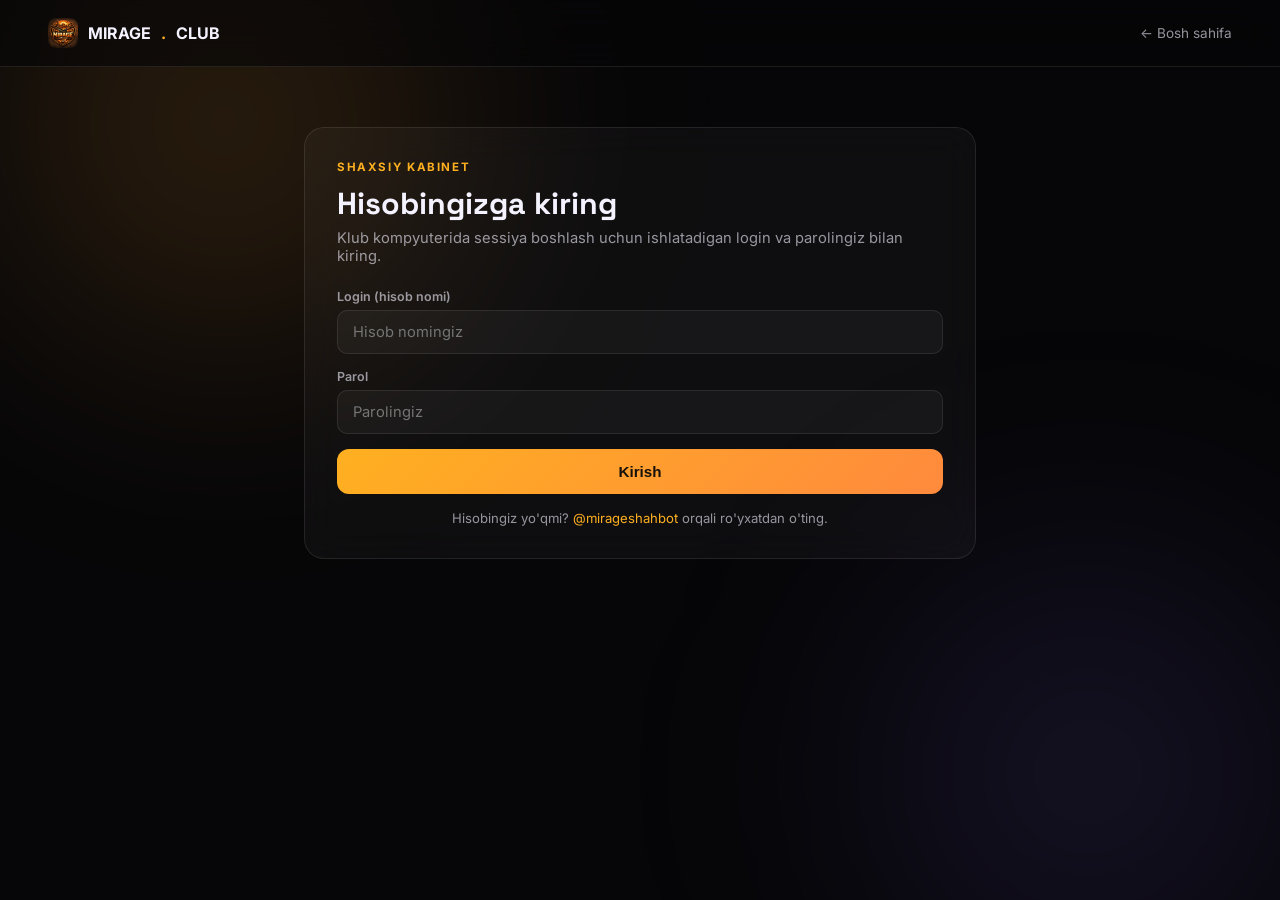
<file: kabinet/index.html>
<!DOCTYPE html>
<html lang="uz">
<head>
<meta charset="UTF-8">
<meta name="viewport" content="width=device-width, initial-scale=1.0">
<title>Shaxsiy kabinet — Mirage Game Club</title>
<meta name="description" content="Mirage Game Club shaxsiy kabineti: balansingizni, bronlaringizni va saqlangan kartangizni boshqaring.">
<meta name="robots" content="noindex">
<link rel="canonical" href="https://miragegameclub.uz/kabinet/">
<link rel="icon" type="image/png" sizes="32x32" href="/assets/favicon-32.png">
<style>
  @import url('https://fonts.googleapis.com/css2?family=Space+Grotesk:wght@500;600;700&family=Inter:wght@300;400;500;600;700&family=JetBrains+Mono:wght@500;700&display=swap');

  :root {
    --bg: #060608; --dark: #0d0c10;
    --surface: rgba(255,255,255,0.035); --surface-hi: rgba(255,255,255,0.07);
    --border: rgba(255,255,255,0.09); --border-hi: rgba(255,187,90,0.35);
    --amber: #ffb020; --amber-2: #ff8a3d; --amber-glow: rgba(255,159,45,0.45);
    --teal: #2fe6c9; --free: #37e29a; --busy: #ff5c72;
    --white: #f4f2ff; --muted: rgba(244,242,255,0.6); --muted-2: rgba(244,242,255,0.4);
  }
  *, *::before, *::after { box-sizing: border-box; margin: 0; padding: 0; }
  html { scroll-behavior: smooth; }
  body { background: var(--bg); color: var(--white); font-family: 'Inter', sans-serif; min-height: 100vh; position: relative; overflow-x: hidden; }
  h1, h2, h3 { font-family: 'Space Grotesk', sans-serif; }
  .mono { font-family: 'JetBrains Mono', monospace; }

  .mesh { position: fixed; inset: 0; z-index: 0; pointer-events: none; overflow: hidden; }
  .mesh::before { content: ''; position: absolute; width: 55vw; height: 55vw; top: -18vw; left: -10vw; border-radius: 50%; filter: blur(110px); background: radial-gradient(circle, rgba(255,159,45,0.2) 0%, transparent 70%); }
  .mesh::after { content: ''; position: absolute; width: 50vw; height: 50vw; bottom: -15vw; right: -10vw; border-radius: 50%; filter: blur(110px); background: radial-gradient(circle, rgba(139,107,255,0.16) 0%, transparent 70%); }

  nav { position: relative; z-index: 2; display: flex; align-items: center; justify-content: space-between; padding: 18px 48px; border-bottom: 1px solid var(--border); backdrop-filter: blur(20px); background: rgba(6,6,8,0.6); }
  .nav-logo { display: flex; align-items: center; gap: 10px; font-weight: 700; color: var(--white); text-decoration: none; }
  .nav-logo img { width: 30px; height: 30px; border-radius: 8px; }
  .nav-logo span { color: var(--amber); }
  .nav-home { color: var(--muted); text-decoration: none; font-size: 0.85rem; }
  .nav-home:hover { color: var(--white); }

  main { position: relative; z-index: 2; max-width: 720px; margin: 0 auto; padding: 60px 24px 100px; }
  .glass { background: var(--surface); border: 1px solid var(--border); border-radius: 20px; backdrop-filter: blur(18px); padding: 32px; margin-bottom: 20px; }
  .eyebrow { font-size: 0.72rem; font-weight: 700; letter-spacing: 0.14em; text-transform: uppercase; color: var(--amber); margin-bottom: 10px; }
  h1.title { font-size: 1.9rem; margin-bottom: 6px; }
  p.lead { color: var(--muted); font-size: 0.92rem; margin-bottom: 24px; }

  .form-group { margin-bottom: 15px; }
  .form-group label { display: block; font-size: 0.78rem; font-weight: 600; color: var(--muted); margin-bottom: 6px; }
  .form-group input, .form-group select {
    width: 100%; padding: 12px 15px; background: rgba(255,255,255,0.04); border: 1px solid var(--border);
    border-radius: 10px; color: var(--white); font-size: 0.92rem; font-family: 'Inter', sans-serif; outline: none;
  }
  .form-group input:focus, .form-group select:focus { border-color: var(--border-hi); }
  .form-row { display: grid; grid-template-columns: 1fr 1fr; gap: 12px; }
  .btn {
    display: inline-flex; align-items: center; justify-content: center; gap: 8px; width: 100%;
    background: linear-gradient(135deg, var(--amber), var(--amber-2)); color: #16110a; padding: 14px;
    border-radius: 12px; font-size: 0.95rem; font-weight: 700; border: none; cursor: pointer; transition: all 0.2s;
  }
  .btn:hover { transform: translateY(-2px); }
  .btn:disabled { opacity: 0.55; transform: none; cursor: default; }
  .btn-ghost { background: var(--surface); color: var(--white); border: 1px solid var(--border); }
  .btn-sm { width: auto; padding: 9px 18px; font-size: 0.85rem; }
  .error-box { background: rgba(255,92,114,0.1); border: 1px solid rgba(255,92,114,0.35); color: #ffb3bd; padding: 12px 16px; border-radius: 10px; font-size: 0.85rem; margin-bottom: 16px; display: none; }
  .error-box.show { display: block; }

  .balance-row { display: flex; justify-content: space-between; align-items: flex-end; margin-bottom: 22px; flex-wrap: wrap; gap: 16px; }
  .balance-num { font-family: 'JetBrains Mono', monospace; font-size: 2.1rem; font-weight: 700; color: var(--amber); }
  .balance-label { font-size: 0.76rem; color: var(--muted); text-transform: uppercase; letter-spacing: 0.08em; }
  .stat-mini { text-align: right; }
  .stat-mini .num { font-family: 'JetBrains Mono', monospace; font-weight: 700; font-size: 1.1rem; }

  .tabs { display: flex; gap: 6px; margin-bottom: 20px; background: var(--surface); border-radius: 12px; padding: 4px; }
  .tab-btn { flex: 1; padding: 10px; border-radius: 9px; border: none; background: none; color: var(--muted); font-size: 0.85rem; font-weight: 600; cursor: pointer; }
  .tab-btn.active { background: var(--amber); color: #16110a; }
  .tab-panel { display: none; }
  .tab-panel.active { display: block; }

  .list-item { display: flex; justify-content: space-between; align-items: center; padding: 12px 0; border-bottom: 1px solid var(--border); font-size: 0.87rem; }
  .list-item:last-child { border-bottom: none; }
  .list-item .meta { color: var(--muted); font-size: 0.78rem; }
  .pill { font-size: 0.68rem; padding: 3px 10px; border-radius: 100px; font-weight: 700; text-transform: uppercase; }
  .pill.confirmed, .pill.paid { background: rgba(55,226,154,0.15); color: var(--free); }
  .pill.pending { background: rgba(255,176,32,0.15); color: var(--amber); }
  .pill.cancelled { background: rgba(255,92,114,0.15); color: var(--busy); }

  .amount-grid { display: grid; grid-template-columns: repeat(3,1fr); gap: 10px; margin-bottom: 16px; }
  .amount-opt { padding: 14px 8px; text-align: center; border-radius: 12px; border: 1px solid var(--border); background: var(--surface); cursor: pointer; font-family: 'JetBrains Mono', monospace; font-weight: 700; transition: all 0.2s; }
  .amount-opt.active { border-color: var(--border-hi); background: rgba(255,176,32,0.1); color: var(--amber); }

  .card-box { display: flex; align-items: center; justify-content: space-between; padding: 16px; background: var(--surface); border: 1px solid var(--border); border-radius: 12px; margin-bottom: 16px; }
  .empty-note { color: var(--muted); font-size: 0.86rem; text-align: center; padding: 20px 0; }

  #loginView, #dashboardView { display: none; }
  #loginView.show, #dashboardView.show { display: block; }

  @media (max-width: 600px) {
    nav { padding: 14px 20px; }
    main { padding: 40px 16px 80px; }
    .glass { padding: 22px; }
    .form-row { grid-template-columns: 1fr; }
  }
</style>
</head>
<body>

<div class="mesh"></div>

<nav>
  <a href="/" class="nav-logo"><img src="/assets/logo-96.png" alt="Mirage Game Club">MIRAGE<span>.</span>CLUB</a>
  <a href="/" class="nav-home">← Bosh sahifa</a>
</nav>

<main>
  <!-- LOGIN -->
  <div id="loginView">
    <div class="glass">
      <div class="eyebrow">Shaxsiy kabinet</div>
      <h1 class="title">Hisobingizga kiring</h1>
      <p class="lead">Klub kompyuterida sessiya boshlash uchun ishlatadigan login va parolingiz bilan kiring.</p>
      <div class="error-box" id="loginError"></div>
      <div class="form-group">
        <label>Login (hisob nomi)</label>
        <input type="text" id="loginAccount" placeholder="Hisob nomingiz" autocomplete="username">
      </div>
      <div class="form-group">
        <label>Parol</label>
        <input type="password" id="loginPassword" placeholder="Parolingiz" autocomplete="current-password">
      </div>
      <button class="btn" id="loginBtn" onclick="doLogin()">Kirish</button>
      <p style="margin-top:16px;font-size:0.82rem;color:var(--muted);text-align:center;">
        Hisobingiz yo'qmi? <a href="https://t.me/mirageshahbot" target="_blank" style="color:var(--amber);text-decoration:none;">@mirageshahbot</a> orqali ro'yxatdan o'ting.
      </p>
    </div>
  </div>

  <!-- DASHBOARD -->
  <div id="dashboardView">
    <div class="glass">
      <div style="display:flex;justify-content:space-between;align-items:center;margin-bottom:6px;">
        <div>
          <div class="eyebrow">Xush kelibsiz</div>
          <h1 class="title" id="dashName" style="margin-bottom:0;">—</h1>
        </div>
        <button class="btn btn-ghost btn-sm" onclick="doLogout()">Chiqish</button>
      </div>
    </div>

    <div class="glass">
      <div class="balance-row">
        <div>
          <div class="balance-label">Balans</div>
          <div class="balance-num" id="balAmount">—</div>
        </div>
        <div class="stat-mini">
          <div class="num" id="balBonus" style="color:var(--teal);">—</div>
          <div class="balance-label">Bonus</div>
        </div>
        <div class="stat-mini">
          <div class="num" id="balPlayed">—</div>
          <div class="balance-label">O'ynalgan (daq)</div>
        </div>
      </div>
      <div id="balOffers"></div>
    </div>

    <div class="tabs">
      <button class="tab-btn active" onclick="switchTab('bookings', this)">Bronlar</button>
      <button class="tab-btn" onclick="switchTab('topup', this)">Balans to'ldirish</button>
      <button class="tab-btn" onclick="switchTab('card', this)">Kartam</button>
    </div>

    <!-- BOOKINGS -->
    <div class="tab-panel active" id="panel-bookings">
      <div class="glass">
        <h3 style="font-size:1.05rem;margin-bottom:16px;">Yangi bron</h3>
        <div class="error-box" id="bookError"></div>
        <div class="form-row">
          <div class="form-group"><label>PC raqami (001-024)</label><input type="text" id="bookPc" placeholder="Masalan: 003"></div>
          <div class="form-group"><label>Odamlar soni</label><input type="number" id="bookPeople" value="1" min="1" max="24"></div>
        </div>
        <div class="form-row">
          <div class="form-group"><label>Sana</label><input type="date" id="bookDate"></div>
          <div class="form-group"><label>Vaqt</label><input type="time" id="bookTime"></div>
        </div>
        <button class="btn" id="bookBtn" onclick="createBooking()">Bron qilish</button>
      </div>
      <div class="glass">
        <h3 style="font-size:1.05rem;margin-bottom:12px;">So'nggi bronlarim</h3>
        <div id="bookingsList"><p class="empty-note">Yuklanmoqda...</p></div>
      </div>
    </div>

    <!-- TOPUP -->
    <div class="tab-panel" id="panel-topup">
      <div class="glass">
        <h3 style="font-size:1.05rem;margin-bottom:16px;">Balans to'ldirish</h3>
        <div class="amount-grid" id="amountGrid">
          <div class="amount-opt" data-amount="50000">50 000</div>
          <div class="amount-opt active" data-amount="100000">100 000</div>
          <div class="amount-opt" data-amount="200000">200 000</div>
        </div>
        <button class="btn" id="topupBtn" onclick="startTopup()">💳 Payme orqali to'ldirish</button>
      </div>
      <div class="glass">
        <h3 style="font-size:1.05rem;margin-bottom:12px;">To'lovlar tarixi</h3>
        <div id="topupsList"><p class="empty-note">Yuklanmoqda...</p></div>
      </div>
    </div>

    <!-- CARD -->
    <div class="tab-panel" id="panel-card">
      <div class="glass">
        <h3 style="font-size:1.05rem;margin-bottom:16px;">Saqlangan karta</h3>
        <div class="error-box" id="cardError"></div>
        <div id="cardContent"><p class="empty-note">Yuklanmoqda...</p></div>
      </div>
    </div>
  </div>
</main>

<script>
const API_BASE = 'https://app.miragegameclub.uz';
const TOKEN_KEY = 'mirage_cabinet_token';

function getToken() { return localStorage.getItem(TOKEN_KEY); }
function setToken(t) { localStorage.setItem(TOKEN_KEY, t); }
function clearToken() { localStorage.removeItem(TOKEN_KEY); }

async function api(path, opts = {}) {
  const headers = Object.assign({ 'Content-Type': 'application/json' }, opts.headers || {});
  const token = getToken();
  if (token) headers['Authorization'] = 'Bearer ' + token;
  const res = await fetch(API_BASE + path, Object.assign({}, opts, { headers }));
  let data = null;
  try { data = await res.json(); } catch (e) {}
  if (!res.ok) {
    const err = new Error((data && data.detail) || ('Xatolik: ' + res.status));
    err.status = res.status;
    throw err;
  }
  return data;
}

function showView(view) {
  document.getElementById('loginView').classList.toggle('show', view === 'login');
  document.getElementById('dashboardView').classList.toggle('show', view === 'dashboard');
}

function showError(elId, msg) {
  const el = document.getElementById(elId);
  el.textContent = msg;
  el.classList.add('show');
}
function hideError(elId) { document.getElementById(elId).classList.remove('show'); }

async function doLogin() {
  hideError('loginError');
  const account = document.getElementById('loginAccount').value.trim();
  const password = document.getElementById('loginPassword').value;
  if (!account || !password) { showError('loginError', 'Login va parolni kiriting.'); return; }
  const btn = document.getElementById('loginBtn');
  btn.disabled = true; btn.textContent = 'Tekshirilmoqda...';
  try {
    const data = await api('/api/site/cabinet/login', { method: 'POST', body: JSON.stringify({ account, password }) });
    setToken(data.token);
    await loadDashboard();
    showView('dashboard');
  } catch (e) {
    showError('loginError', e.message);
  } finally {
    btn.disabled = false; btn.textContent = 'Kirish';
  }
}

function doLogout() {
  clearToken();
  showView('login');
}

function switchTab(name, btn) {
  document.querySelectorAll('.tab-btn').forEach(b => b.classList.remove('active'));
  document.querySelectorAll('.tab-panel').forEach(p => p.classList.remove('active'));
  btn.classList.add('active');
  document.getElementById('panel-' + name).classList.add('active');
}

function fmt(n) { return Math.round(n).toLocaleString('uz-UZ'); }

async function loadDashboard() {
  const bal = await api('/api/balance');
  document.getElementById('dashName').textContent = bal.name || bal.account;
  document.getElementById('balAmount').textContent = fmt(bal.balance) + ' uzs';
  document.getElementById('balBonus').textContent = fmt(bal.bonus) + ' uzs';
  document.getElementById('balPlayed').textContent = fmt(bal.played_minutes || 0);
  const offersEl = document.getElementById('balOffers');
  if (bal.offers && bal.offers.length) {
    offersEl.innerHTML = bal.offers.map(o =>
      `<div class="list-item"><span>${o.product_name}</span><span class="meta">${Math.round(o.left_seconds/60)} daqiqa qoldi</span></div>`
    ).join('');
  } else {
    offersEl.innerHTML = '';
  }

  loadBookings();
  loadTopups();
  loadCard();
}

async function loadBookings() {
  const el = document.getElementById('bookingsList');
  try {
    const data = await api('/api/bookings');
    if (!data.items || !data.items.length) { el.innerHTML = '<p class="empty-note">Hali bron mavjud emas.</p>'; return; }
    el.innerHTML = data.items.map(b =>
      `<div class="list-item"><span>PC ${b.pc_name} — ${b.book_date} ${b.book_time}</span><span class="pill ${b.status}">${b.status}</span></div>`
    ).join('');
  } catch (e) { el.innerHTML = `<p class="empty-note">${e.message}</p>`; }
}

async function createBooking() {
  hideError('bookError');
  const pcRaw = document.getElementById('bookPc').value.trim();
  const people = parseInt(document.getElementById('bookPeople').value, 10) || 1;
  const date = document.getElementById('bookDate').value;
  const time = document.getElementById('bookTime').value;
  if (!pcRaw || !date || !time) { showError('bookError', 'Barcha maydonlarni to\'ldiring.'); return; }
  const btn = document.getElementById('bookBtn');
  btn.disabled = true; btn.textContent = 'Yuborilmoqda...';
  try {
    const res = await api('/api/bookings', {
      method: 'POST',
      body: JSON.stringify({ pc_name: pcRaw, book_date: date, book_time: time, people_count: people }),
    });
    if (res.ok === false) {
      showError('bookError', res.message || 'Balans yetarli emas.');
    } else {
      loadBookings();
    }
  } catch (e) {
    showError('bookError', e.message);
  } finally {
    btn.disabled = false; btn.textContent = 'Bron qilish';
  }
}

let selectedAmount = 100000;
document.getElementById('amountGrid').addEventListener('click', (e) => {
  const opt = e.target.closest('.amount-opt');
  if (!opt) return;
  document.querySelectorAll('.amount-opt').forEach(o => o.classList.remove('active'));
  opt.classList.add('active');
  selectedAmount = parseInt(opt.dataset.amount, 10);
});

async function startTopup() {
  const btn = document.getElementById('topupBtn');
  btn.disabled = true; btn.textContent = 'Tayyorlanmoqda...';
  try {
    const res = await api('/api/topup', { method: 'POST', body: JSON.stringify({ amount: selectedAmount }) });
    if (res.payme_url) window.open(res.payme_url, '_blank');
    loadTopups();
  } catch (e) {
    alert(e.message);
  } finally {
    btn.disabled = false; btn.textContent = '💳 Payme orqali to\'ldirish';
  }
}

async function loadTopups() {
  const el = document.getElementById('topupsList');
  try {
    const data = await api('/api/topups');
    if (!data.items || !data.items.length) { el.innerHTML = '<p class="empty-note">Hali to\'lov mavjud emas.</p>'; return; }
    el.innerHTML = data.items.map(t =>
      `<div class="list-item"><span>${fmt(t.amount)} uzs ${t.bonus_amount ? '(+' + fmt(t.bonus_amount) + ' bonus)' : ''}</span><span class="pill ${t.status}">${t.status}</span></div>`
    ).join('');
  } catch (e) { el.innerHTML = `<p class="empty-note">${e.message}</p>`; }
}

async function loadCard() {
  const el = document.getElementById('cardContent');
  try {
    const data = await api('/api/cards');
    if (data.card) {
      el.innerHTML = `
        <div class="card-box">
          <span>💳 •••• ${(data.card.number || '').slice(-4)} · ${data.card.expire || ''}</span>
          <button class="btn btn-ghost btn-sm" onclick="removeCard()">O'chirish</button>
        </div>`;
    } else {
      el.innerHTML = `
        <div class="form-group"><label>Karta raqami</label><input type="text" id="cardNumber" placeholder="8600 XXXX XXXX XXXX" maxlength="19"></div>
        <div class="form-group"><label>Amal qilish muddati (YYMM)</label><input type="text" id="cardExpire" placeholder="2812" maxlength="4"></div>
        <button class="btn" id="cardAddBtn" onclick="addCard()">Kartani biriktirish</button>`;
    }
  } catch (e) {
    el.innerHTML = `<p class="empty-note">${e.message}</p>`;
  }
}

async function addCard() {
  hideError('cardError');
  const number = document.getElementById('cardNumber').value.replace(/\s/g, '');
  const expire = document.getElementById('cardExpire').value.trim();
  if (!number || !expire) { showError('cardError', 'Karta raqami va muddatini kiriting.'); return; }
  const btn = document.getElementById('cardAddBtn');
  btn.disabled = true; btn.textContent = 'Yuborilmoqda...';
  try {
    const res = await api('/api/cards', { method: 'POST', body: JSON.stringify({ number, expire }) });
    const code = prompt('Kartangizga bog\'langan raqamga SMS kod yuborildi (' + (res.phone || '') + '). Kodni kiriting:');
    if (code) {
      await api('/api/cards/verify', { method: 'POST', body: JSON.stringify({ code }) });
    }
    loadCard();
  } catch (e) {
    showError('cardError', e.message);
  } finally {
    btn.disabled = false; if (btn) btn.textContent = 'Kartani biriktirish';
  }
}

async function removeCard() {
  if (!confirm('Kartani o\'chirmoqchimisiz?')) return;
  try {
    await api('/api/cards', { method: 'DELETE' });
    loadCard();
  } catch (e) { alert(e.message); }
}

(function init() {
  document.getElementById('bookDate').valueAsDate = new Date();
  if (getToken()) {
    loadDashboard().then(() => showView('dashboard')).catch(() => { clearToken(); showView('login'); });
  } else {
    showView('login');
  }
})();
</script>
</body>
</html>
</file>
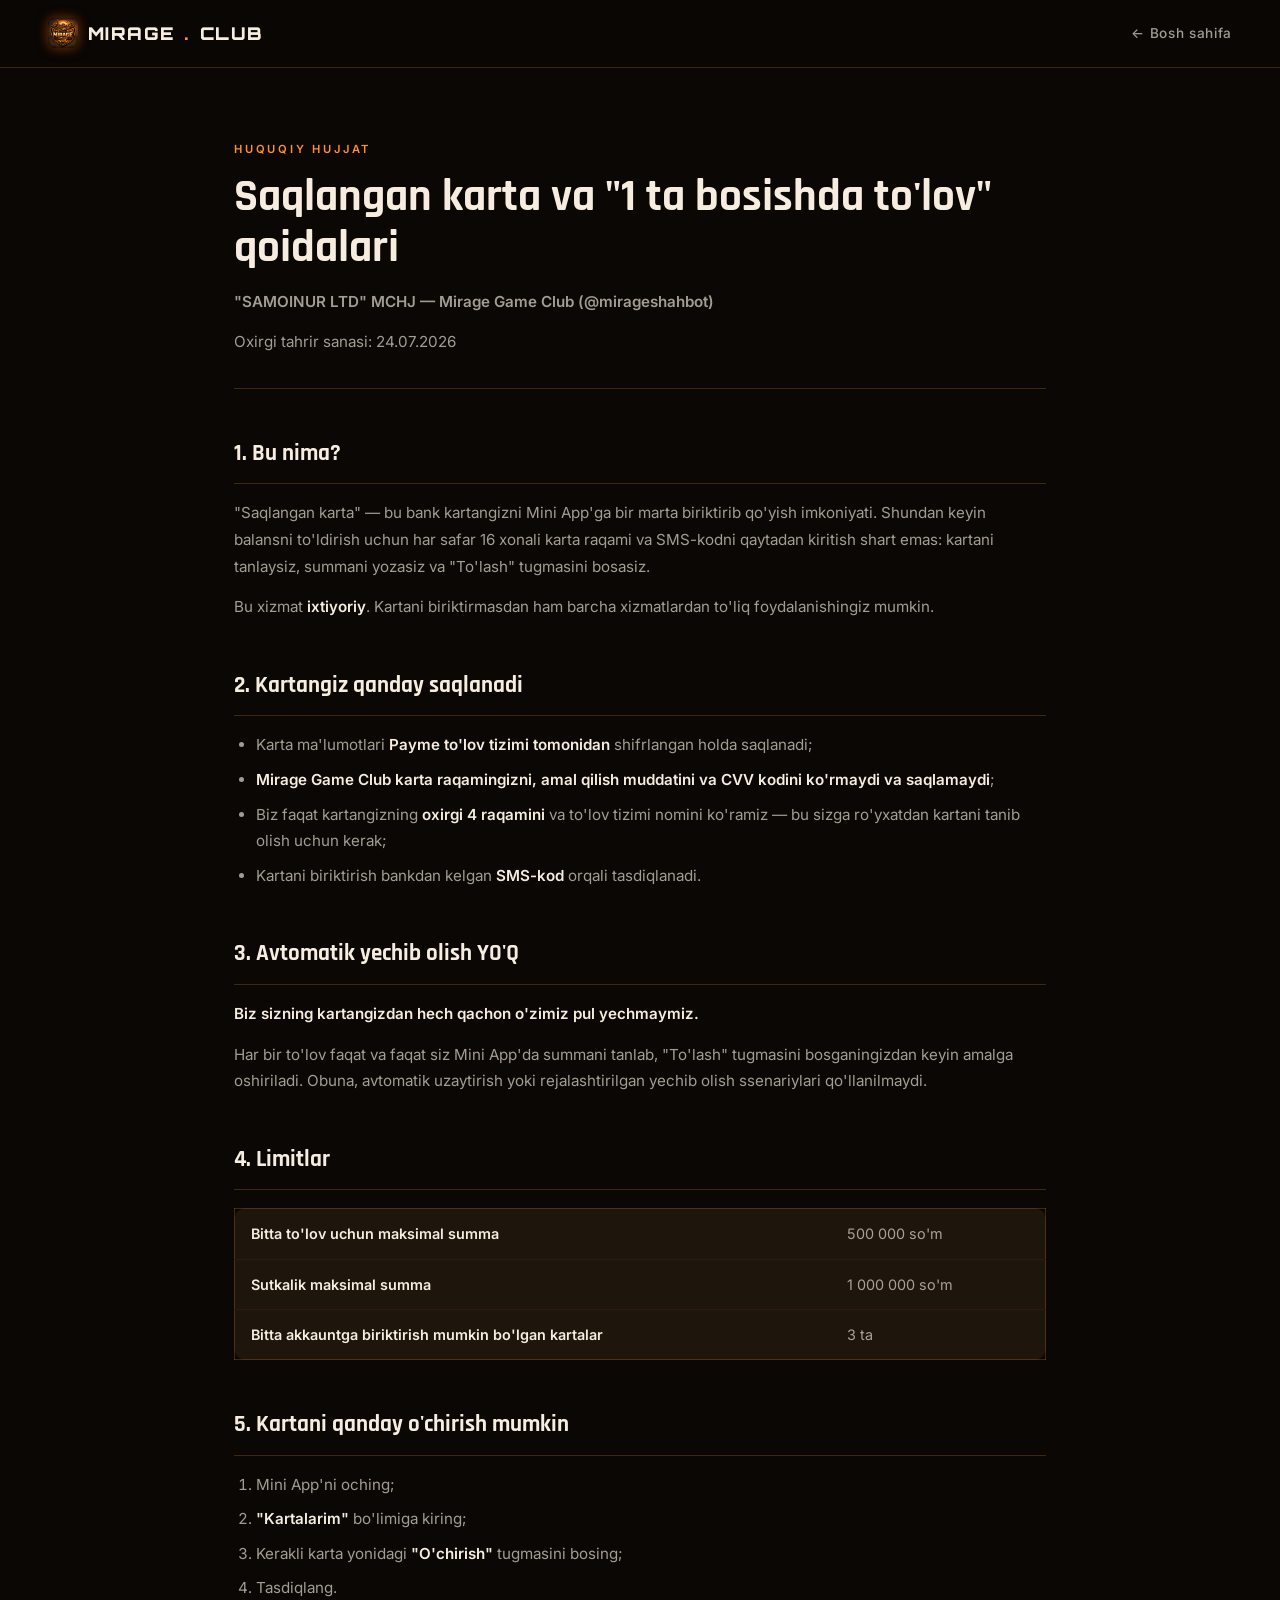
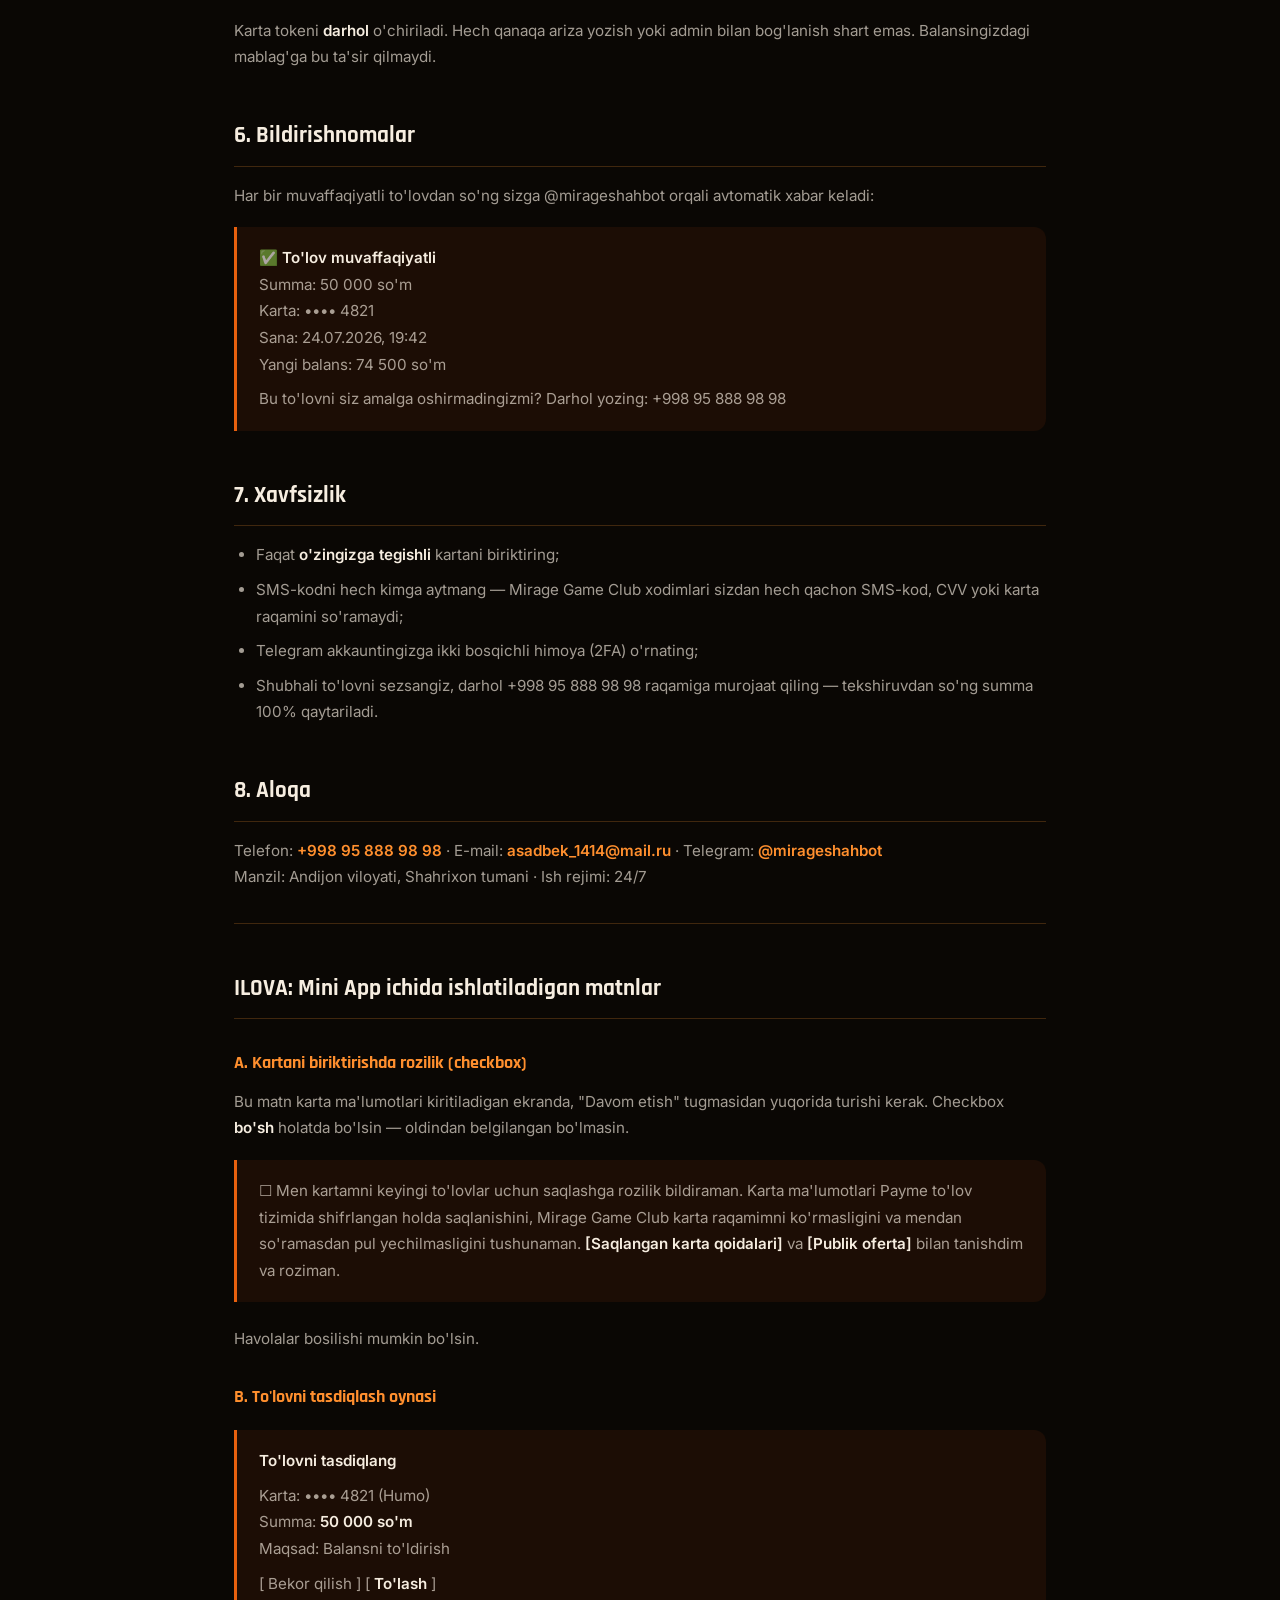
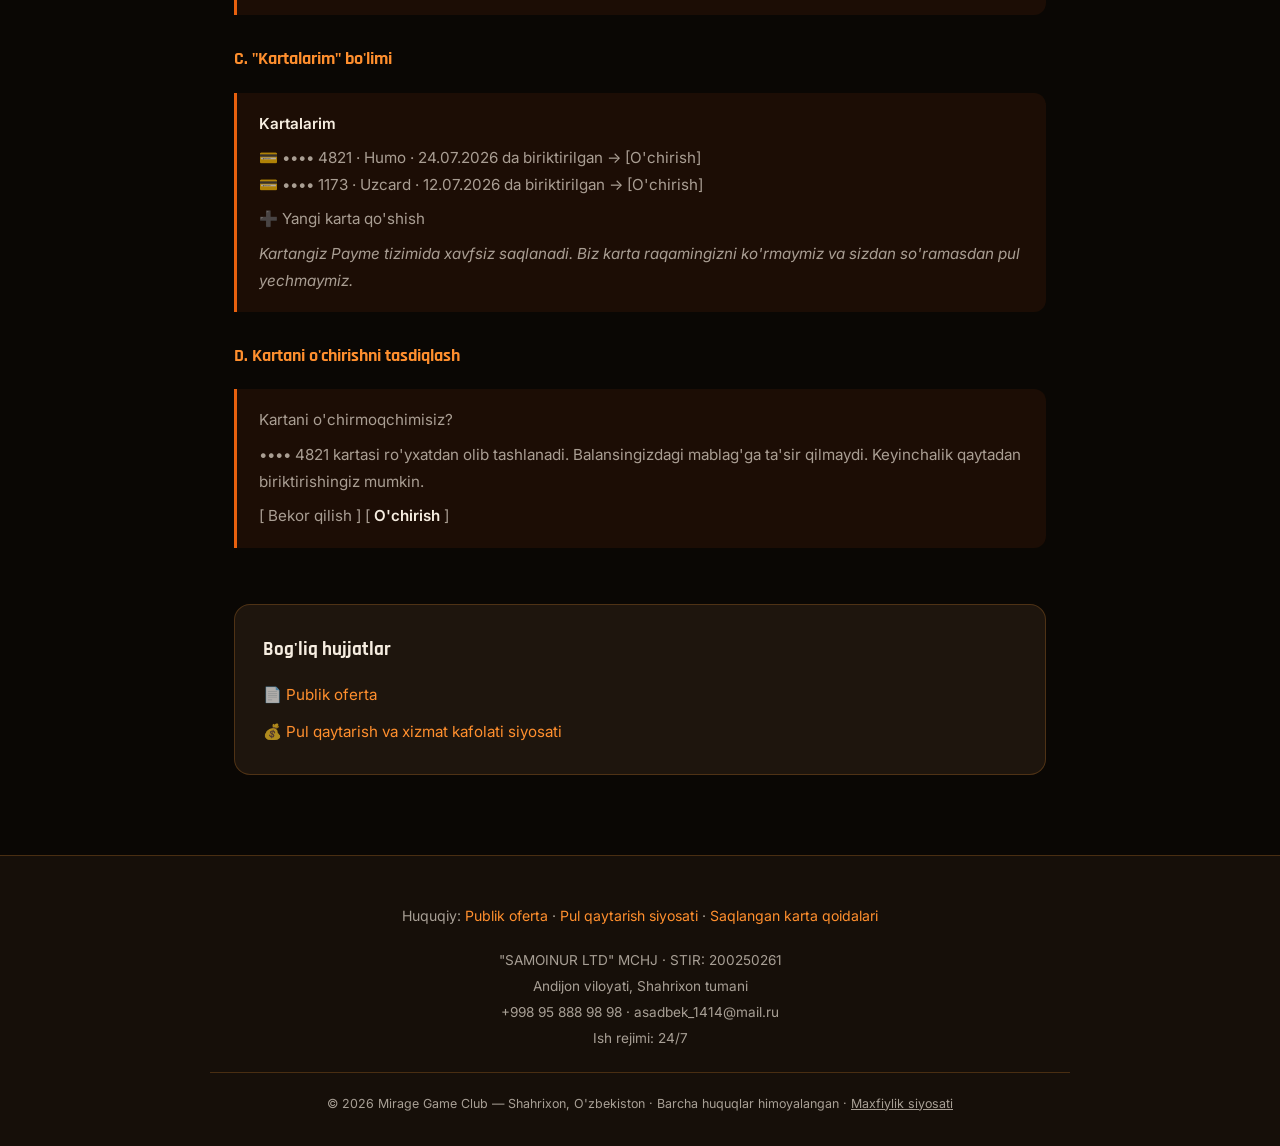
<file: karta-qoidalari/index.html>
<!DOCTYPE html>
<html lang="uz">
<head>
<meta charset="UTF-8">
<meta name="viewport" content="width=device-width, initial-scale=1.0">
<title>Saqlangan karta qoidalari — Mirage Game Club</title>
<meta name="description" content="Mirage Game Club (SAMOINUR LTD MChJ) saqlangan karta va 1 ta bosishda to'lov qoidalari: karta qanday saqlanadi, limitlar, kartani o'chirish va xavfsizlik.">
<link rel="canonical" href="https://miragegameclub.uz/karta-qoidalari/">
<link rel="stylesheet" href="/legal.css">
</head>
<body>

<nav class="legal-nav">
  <a href="/" class="nav-logo"><img src="/assets/logo-96.png" alt="Mirage Game Club" width="30" height="30">MIRAGE<span>.</span>CLUB</a>
  <a href="/" class="nav-home">← Bosh sahifa</a>
</nav>

<main class="legal-main">
  <div class="section-label">Huquqiy hujjat</div>
  <h1>Saqlangan karta va "1 ta bosishda to'lov" qoidalari</h1>
  <p class="doc-sub">"SAMOINUR LTD" MCHJ — Mirage Game Club (@mirageshahbot)</p>
  <p class="doc-meta">Oxirgi tahrir sanasi: 24.07.2026</p>

  <hr class="doc-divider">

  <h2>1. Bu nima?</h2>
  <p>"Saqlangan karta" — bu bank kartangizni Mini App'ga bir marta biriktirib qo'yish imkoniyati. Shundan keyin balansni to'ldirish uchun har safar 16 xonali karta raqami va SMS-kodni qaytadan kiritish shart emas: kartani tanlaysiz, summani yozasiz va "To'lash" tugmasini bosasiz.</p>
  <p>Bu xizmat <strong>ixtiyoriy</strong>. Kartani biriktirmasdan ham barcha xizmatlardan to'liq foydalanishingiz mumkin.</p>

  <h2>2. Kartangiz qanday saqlanadi</h2>
  <ul>
    <li>Karta ma'lumotlari <strong>Payme to'lov tizimi tomonidan</strong> shifrlangan holda saqlanadi;</li>
    <li><strong>Mirage Game Club karta raqamingizni, amal qilish muddatini va CVV kodini ko'rmaydi va saqlamaydi</strong>;</li>
    <li>Biz faqat kartangizning <strong>oxirgi 4 raqamini</strong> va to'lov tizimi nomini ko'ramiz — bu sizga ro'yxatdan kartani tanib olish uchun kerak;</li>
    <li>Kartani biriktirish bankdan kelgan <strong>SMS-kod</strong> orqali tasdiqlanadi.</li>
  </ul>

  <h2>3. Avtomatik yechib olish YO'Q</h2>
  <p><strong>Biz sizning kartangizdan hech qachon o'zimiz pul yechmaymiz.</strong></p>
  <p>Har bir to'lov faqat va faqat siz Mini App'da summani tanlab, "To'lash" tugmasini bosganingizdan keyin amalga oshiriladi. Obuna, avtomatik uzaytirish yoki rejalashtirilgan yechib olish ssenariylari qo'llanilmaydi.</p>

  <h2>4. Limitlar</h2>
  <div class="table-scroll">
    <table class="legal-table kv">
      <tbody>
        <tr><td>Bitta to'lov uchun maksimal summa</td><td>500 000 so'm</td></tr>
        <tr><td>Sutkalik maksimal summa</td><td>1 000 000 so'm</td></tr>
        <tr><td>Bitta akkauntga biriktirish mumkin bo'lgan kartalar</td><td>3 ta</td></tr>
      </tbody>
    </table>
  </div>

  <h2>5. Kartani qanday o'chirish mumkin</h2>
  <ol>
    <li>Mini App'ni oching;</li>
    <li><strong>"Kartalarim"</strong> bo'limiga kiring;</li>
    <li>Kerakli karta yonidagi <strong>"O'chirish"</strong> tugmasini bosing;</li>
    <li>Tasdiqlang.</li>
  </ol>
  <p>Karta tokeni <strong>darhol</strong> o'chiriladi. Hech qanaqa ariza yozish yoki admin bilan bog'lanish shart emas. Balansingizdagi mablag'ga bu ta'sir qilmaydi.</p>

  <h2>6. Bildirishnomalar</h2>
  <p>Har bir muvaffaqiyatli to'lovdan so'ng sizga @mirageshahbot orqali avtomatik xabar keladi:</p>
  <blockquote>
    <p>✅ <strong>To'lov muvaffaqiyatli</strong><br>
    Summa: 50 000 so'm<br>
    Karta: •••• 4821<br>
    Sana: 24.07.2026, 19:42<br>
    Yangi balans: 74 500 so'm</p>
    <p>Bu to'lovni siz amalga oshirmadingizmi? Darhol yozing: +998 95 888 98 98</p>
  </blockquote>

  <h2>7. Xavfsizlik</h2>
  <ul>
    <li>Faqat <strong>o'zingizga tegishli</strong> kartani biriktiring;</li>
    <li>SMS-kodni hech kimga aytmang — Mirage Game Club xodimlari sizdan hech qachon SMS-kod, CVV yoki karta raqamini so'ramaydi;</li>
    <li>Telegram akkauntingizga ikki bosqichli himoya (2FA) o'rnating;</li>
    <li>Shubhali to'lovni sezsangiz, darhol +998 95 888 98 98 raqamiga murojaat qiling — tekshiruvdan so'ng summa 100% qaytariladi.</li>
  </ul>

  <h2>8. Aloqa</h2>
  <p>Telefon: <strong><a href="tel:+998958889898">+998 95 888 98 98</a></strong> · E-mail: <strong><a href="mailto:asadbek_1414@mail.ru">asadbek_1414@mail.ru</a></strong> · Telegram: <strong><a href="https://t.me/mirageshahbot" target="_blank" rel="noopener">@mirageshahbot</a></strong><br>
  Manzil: Andijon viloyati, Shahrixon tumani · Ish rejimi: 24/7</p>

  <hr class="doc-divider">

  <h2>ILOVA: Mini App ichida ishlatiladigan matnlar</h2>

  <h3>A. Kartani biriktirishda rozilik (checkbox)</h3>
  <p>Bu matn karta ma'lumotlari kiritiladigan ekranda, "Davom etish" tugmasidan yuqorida turishi kerak. Checkbox <strong>bo'sh</strong> holatda bo'lsin — oldindan belgilangan bo'lmasin.</p>
  <blockquote>
    <p>☐ Men kartamni keyingi to'lovlar uchun saqlashga rozilik bildiraman. Karta ma'lumotlari Payme to'lov tizimida shifrlangan holda saqlanishini, Mirage Game Club karta raqamimni ko'rmasligini va mendan so'ramasdan pul yechilmasligini tushunaman. <strong>[Saqlangan karta qoidalari]</strong> va <strong>[Publik oferta]</strong> bilan tanishdim va roziman.</p>
  </blockquote>
  <p>Havolalar bosilishi mumkin bo'lsin.</p>

  <h3>B. To'lovni tasdiqlash oynasi</h3>
  <blockquote>
    <p><strong>To'lovni tasdiqlang</strong></p>
    <p>Karta: •••• 4821 (Humo)<br>
    Summa: <strong>50 000 so'm</strong><br>
    Maqsad: Balansni to'ldirish</p>
    <p>[ Bekor qilish ] [ <strong>To'lash</strong> ]</p>
  </blockquote>

  <h3>C. "Kartalarim" bo'limi</h3>
  <blockquote>
    <p><strong>Kartalarim</strong></p>
    <p>💳 •••• 4821 · Humo · 24.07.2026 da biriktirilgan → [O'chirish]<br>
    💳 •••• 1173 · Uzcard · 12.07.2026 da biriktirilgan → [O'chirish]</p>
    <p>➕ Yangi karta qo'shish</p>
    <p><em>Kartangiz Payme tizimida xavfsiz saqlanadi. Biz karta raqamingizni ko'rmaymiz va sizdan so'ramasdan pul yechmaymiz.</em></p>
  </blockquote>

  <h3>D. Kartani o'chirishni tasdiqlash</h3>
  <blockquote>
    <p>Kartani o'chirmoqchimisiz?</p>
    <p>•••• 4821 kartasi ro'yxatdan olib tashlanadi. Balansingizdagi mablag'ga ta'sir qilmaydi. Keyinchalik qaytadan biriktirishingiz mumkin.</p>
    <p>[ Bekor qilish ] [ <strong>O'chirish</strong> ]</p>
  </blockquote>

  <div class="related-docs">
    <h2>Bog'liq hujjatlar</h2>
    <ul>
      <li>📄 <a href="/oferta/">Publik oferta</a></li>
      <li>💰 <a href="/qaytarish/">Pul qaytarish va xizmat kafolati siyosati</a></li>
    </ul>
  </div>
</main>

<footer class="site-footer">
  <div class="footer-inner">
    <div class="footer-legal-links">
      Huquqiy: <a href="/oferta/">Publik oferta</a> · <a href="/qaytarish/">Pul qaytarish siyosati</a> · <a href="/karta-qoidalari/">Saqlangan karta qoidalari</a>
    </div>
    <div class="footer-requisites">
      "SAMOINUR LTD" MCHJ · STIR: 200250261<br>
      Andijon viloyati, Shahrixon tumani<br>
      <a href="tel:+998958889898">+998 95 888 98 98</a> · <a href="mailto:asadbek_1414@mail.ru">asadbek_1414@mail.ru</a><br>
      Ish rejimi: 24/7
    </div>
    <div class="footer-bottom">
      © 2026 Mirage Game Club — Shahrixon, O'zbekiston · Barcha huquqlar himoyalangan · <a href="/maxfiylik-siyosati/" style="color:var(--muted);text-decoration:underline;">Maxfiylik siyosati</a>
    </div>
  </div>
</footer>

</body>
</html>
</file>
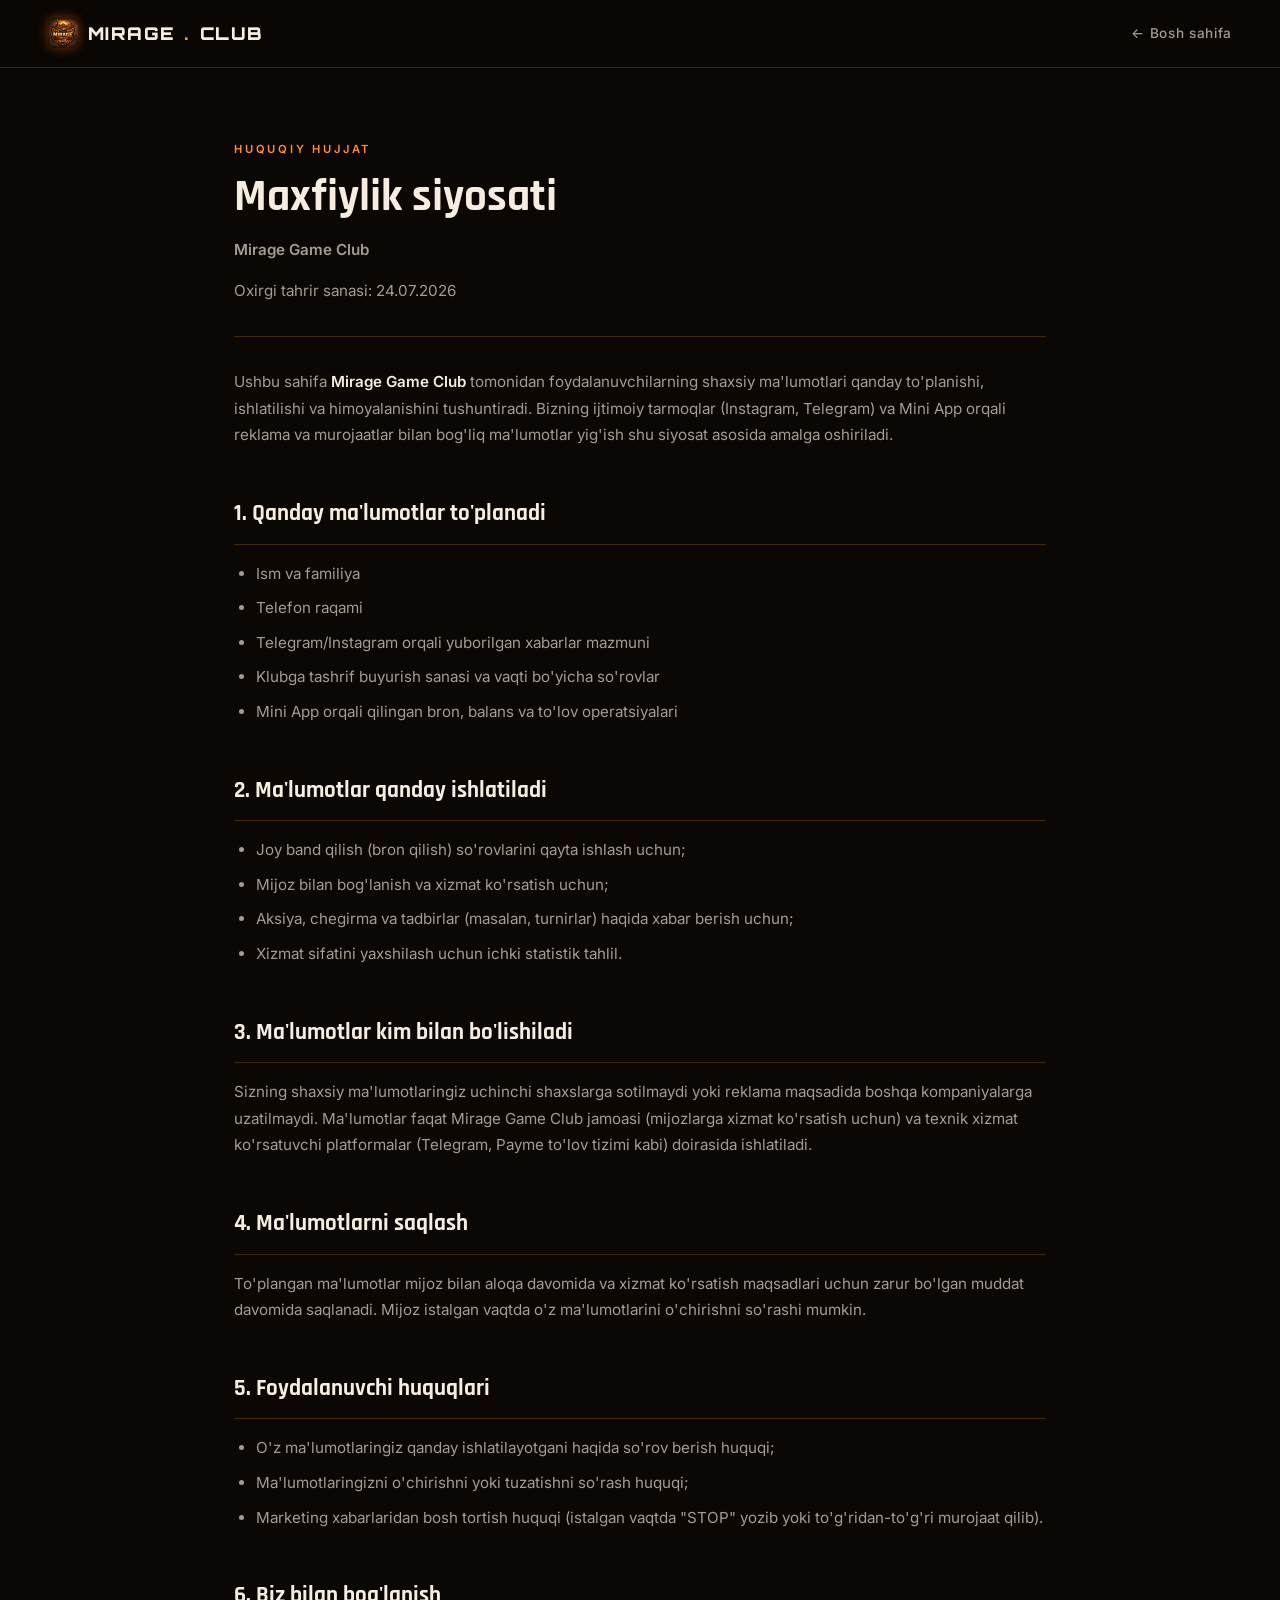
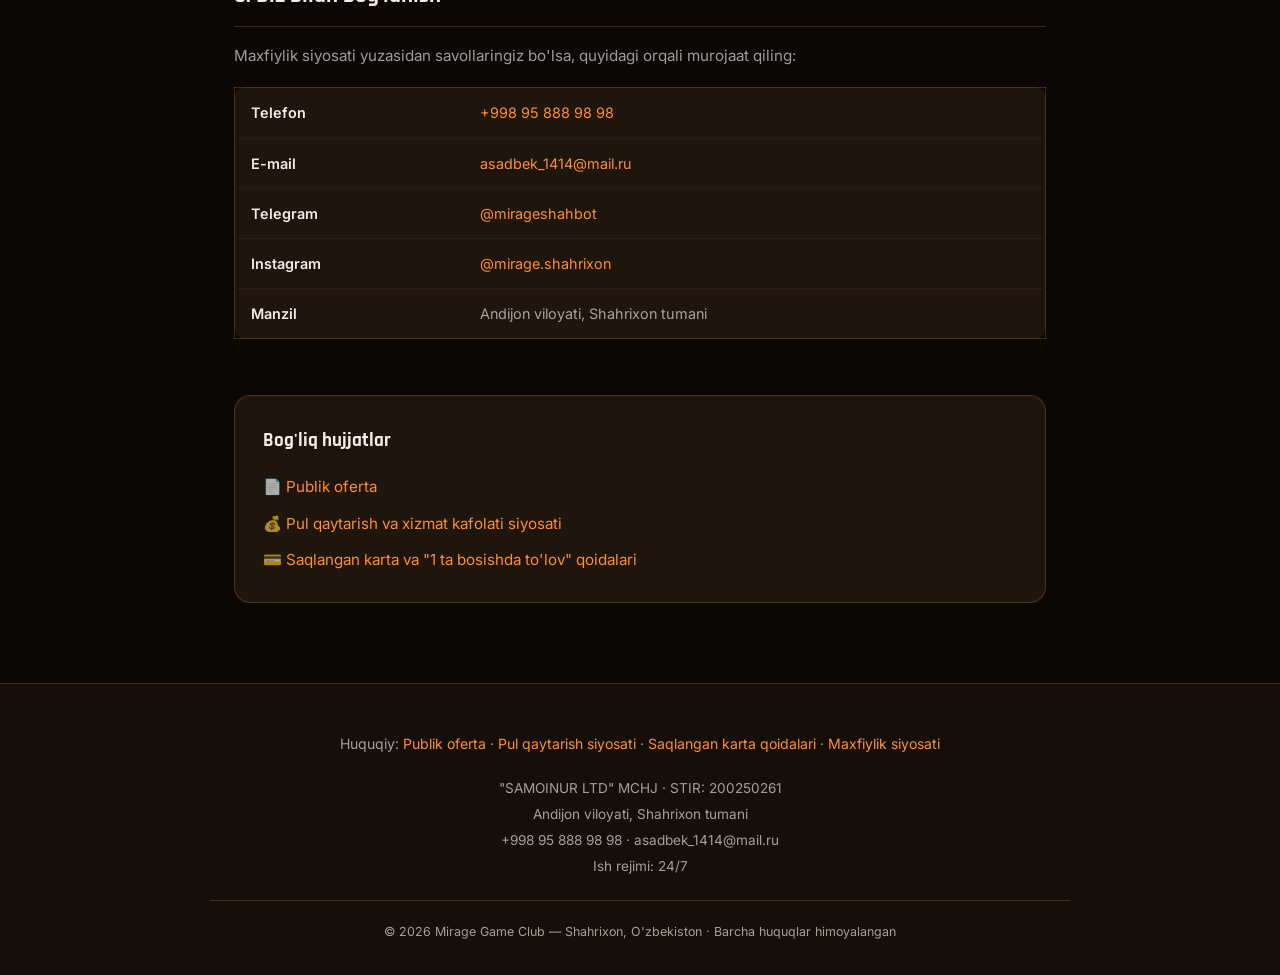
<file: maxfiylik-siyosati/index.html>
<!DOCTYPE html>
<html lang="uz">
<head>
<meta charset="UTF-8">
<meta name="viewport" content="width=device-width, initial-scale=1.0">
<title>Maxfiylik siyosati — Mirage Game Club</title>
<meta name="description" content="Mirage Game Club (SAMOINUR LTD MChJ) maxfiylik siyosati: foydalanuvchi ma'lumotlari qanday to'planadi, ishlatiladi va himoyalanadi.">
<link rel="canonical" href="https://miragegameclub.uz/maxfiylik-siyosati/">
<link rel="stylesheet" href="/legal.css">
</head>
<body>

<nav class="legal-nav">
  <a href="/" class="nav-logo"><img src="/assets/logo-96.png" alt="Mirage Game Club" width="30" height="30">MIRAGE<span>.</span>CLUB</a>
  <a href="/" class="nav-home">← Bosh sahifa</a>
</nav>

<main class="legal-main">
  <div class="section-label">Huquqiy hujjat</div>
  <h1>Maxfiylik siyosati</h1>
  <p class="doc-sub">Mirage Game Club</p>
  <p class="doc-meta">Oxirgi tahrir sanasi: 24.07.2026</p>

  <hr class="doc-divider">

  <p>Ushbu sahifa <strong>Mirage Game Club</strong> tomonidan foydalanuvchilarning shaxsiy ma'lumotlari qanday to'planishi, ishlatilishi va himoyalanishini tushuntiradi. Bizning ijtimoiy tarmoqlar (Instagram, Telegram) va Mini App orqali reklama va murojaatlar bilan bog'liq ma'lumotlar yig'ish shu siyosat asosida amalga oshiriladi.</p>

  <h2>1. Qanday ma'lumotlar to'planadi</h2>
  <ul>
    <li>Ism va familiya</li>
    <li>Telefon raqami</li>
    <li>Telegram/Instagram orqali yuborilgan xabarlar mazmuni</li>
    <li>Klubga tashrif buyurish sanasi va vaqti bo'yicha so'rovlar</li>
    <li>Mini App orqali qilingan bron, balans va to'lov operatsiyalari</li>
  </ul>

  <h2>2. Ma'lumotlar qanday ishlatiladi</h2>
  <ul>
    <li>Joy band qilish (bron qilish) so'rovlarini qayta ishlash uchun;</li>
    <li>Mijoz bilan bog'lanish va xizmat ko'rsatish uchun;</li>
    <li>Aksiya, chegirma va tadbirlar (masalan, turnirlar) haqida xabar berish uchun;</li>
    <li>Xizmat sifatini yaxshilash uchun ichki statistik tahlil.</li>
  </ul>

  <h2>3. Ma'lumotlar kim bilan bo'lishiladi</h2>
  <p>Sizning shaxsiy ma'lumotlaringiz uchinchi shaxslarga sotilmaydi yoki reklama maqsadida boshqa kompaniyalarga uzatilmaydi. Ma'lumotlar faqat Mirage Game Club jamoasi (mijozlarga xizmat ko'rsatish uchun) va texnik xizmat ko'rsatuvchi platformalar (Telegram, Payme to'lov tizimi kabi) doirasida ishlatiladi.</p>

  <h2>4. Ma'lumotlarni saqlash</h2>
  <p>To'plangan ma'lumotlar mijoz bilan aloqa davomida va xizmat ko'rsatish maqsadlari uchun zarur bo'lgan muddat davomida saqlanadi. Mijoz istalgan vaqtda o'z ma'lumotlarini o'chirishni so'rashi mumkin.</p>

  <h2>5. Foydalanuvchi huquqlari</h2>
  <ul>
    <li>O'z ma'lumotlaringiz qanday ishlatilayotgani haqida so'rov berish huquqi;</li>
    <li>Ma'lumotlaringizni o'chirishni yoki tuzatishni so'rash huquqi;</li>
    <li>Marketing xabarlaridan bosh tortish huquqi (istalgan vaqtda "STOP" yozib yoki to'g'ridan-to'g'ri murojaat qilib).</li>
  </ul>

  <h2>6. Biz bilan bog'lanish</h2>
  <p>Maxfiylik siyosati yuzasidan savollaringiz bo'lsa, quyidagi orqali murojaat qiling:</p>
  <div class="table-scroll">
    <table class="legal-table kv">
      <tbody>
        <tr><td>Telefon</td><td><a href="tel:+998958889898">+998 95 888 98 98</a></td></tr>
        <tr><td>E-mail</td><td><a href="mailto:asadbek_1414@mail.ru">asadbek_1414@mail.ru</a></td></tr>
        <tr><td>Telegram</td><td><a href="https://t.me/mirageshahbot" target="_blank" rel="noopener">@mirageshahbot</a></td></tr>
        <tr><td>Instagram</td><td><a href="https://instagram.com/mirage.shahrixon" target="_blank" rel="noopener">@mirage.shahrixon</a></td></tr>
        <tr><td>Manzil</td><td>Andijon viloyati, Shahrixon tumani</td></tr>
      </tbody>
    </table>
  </div>

  <div class="related-docs">
    <h2>Bog'liq hujjatlar</h2>
    <ul>
      <li>📄 <a href="/oferta/">Publik oferta</a></li>
      <li>💰 <a href="/qaytarish/">Pul qaytarish va xizmat kafolati siyosati</a></li>
      <li>💳 <a href="/karta-qoidalari/">Saqlangan karta va "1 ta bosishda to'lov" qoidalari</a></li>
    </ul>
  </div>
</main>

<footer class="site-footer">
  <div class="footer-inner">
    <div class="footer-legal-links">
      Huquqiy: <a href="/oferta/">Publik oferta</a> · <a href="/qaytarish/">Pul qaytarish siyosati</a> · <a href="/karta-qoidalari/">Saqlangan karta qoidalari</a> · <a href="/maxfiylik-siyosati/">Maxfiylik siyosati</a>
    </div>
    <div class="footer-requisites">
      "SAMOINUR LTD" MCHJ · STIR: 200250261<br>
      Andijon viloyati, Shahrixon tumani<br>
      <a href="tel:+998958889898">+998 95 888 98 98</a> · <a href="mailto:asadbek_1414@mail.ru">asadbek_1414@mail.ru</a><br>
      Ish rejimi: 24/7
    </div>
    <div class="footer-bottom">
      © 2026 Mirage Game Club — Shahrixon, O'zbekiston · Barcha huquqlar himoyalangan
    </div>
  </div>
</footer>

</body>
</html>
</file>
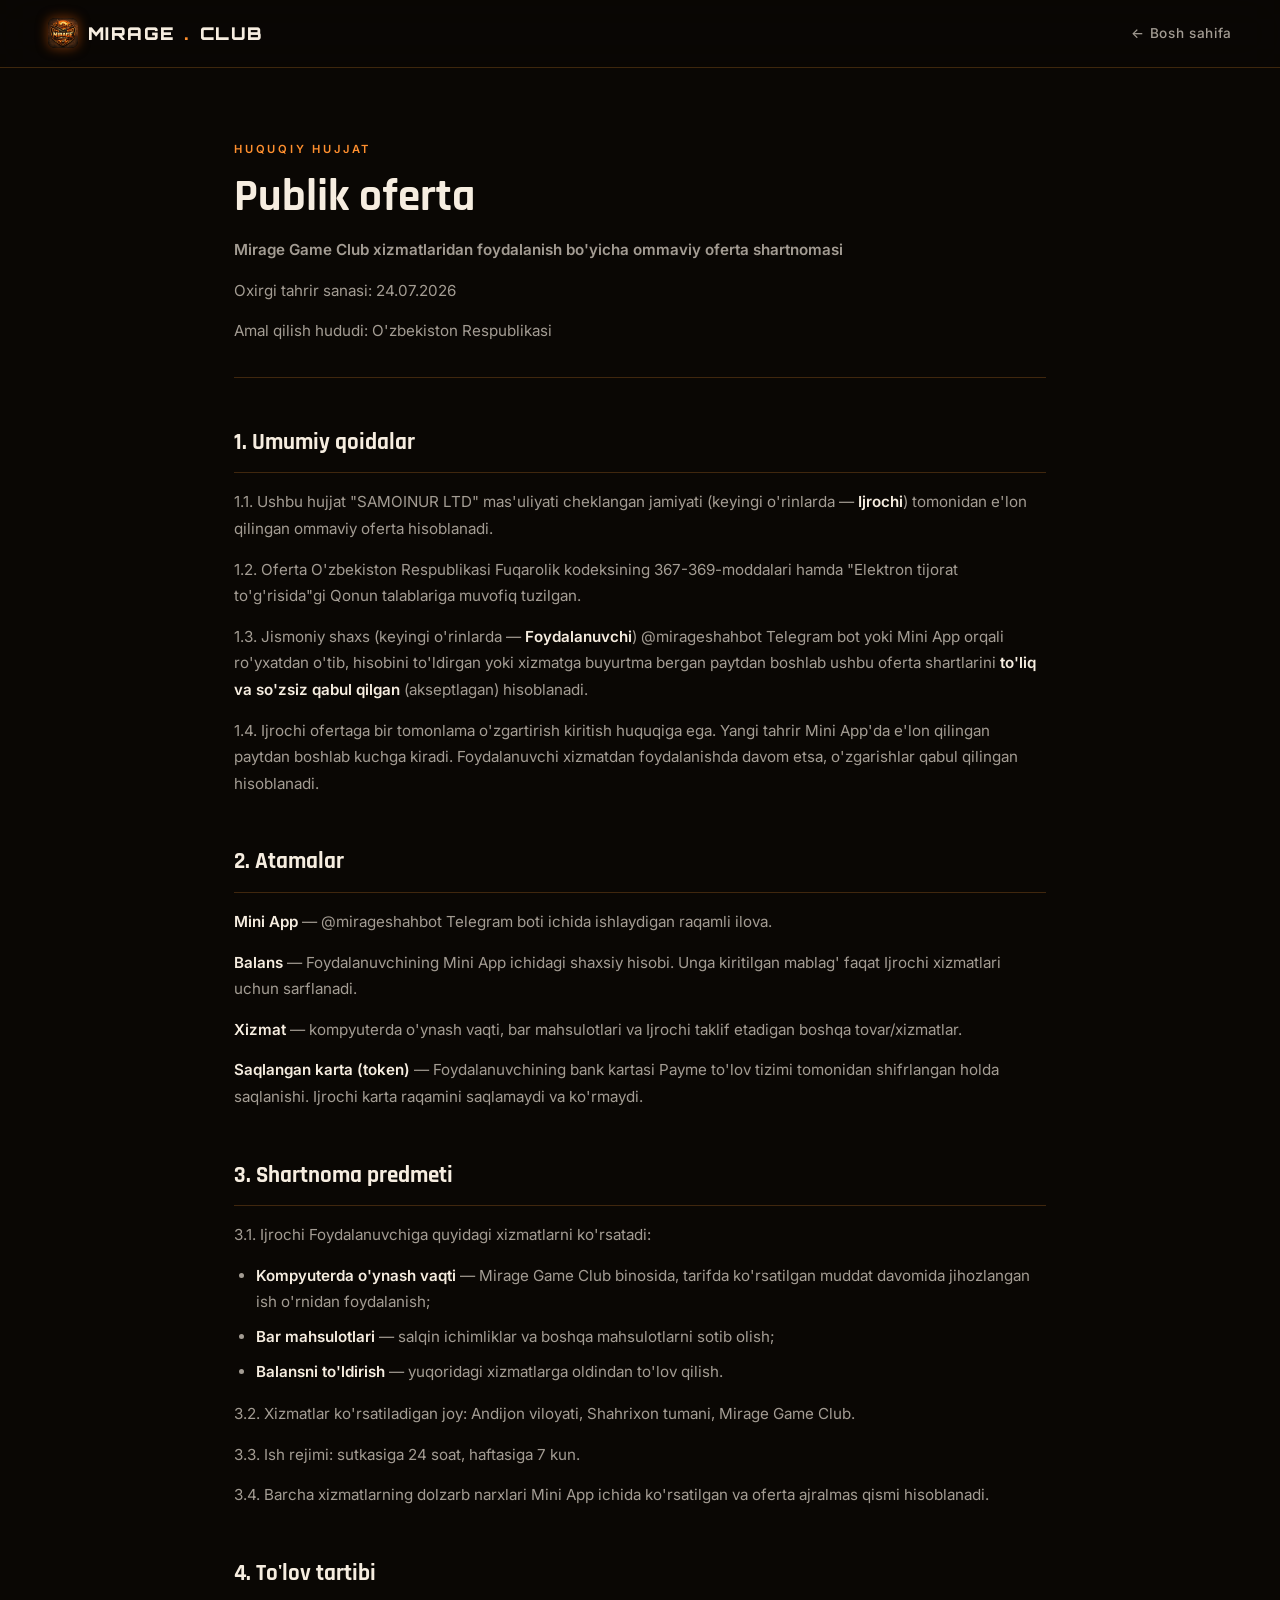
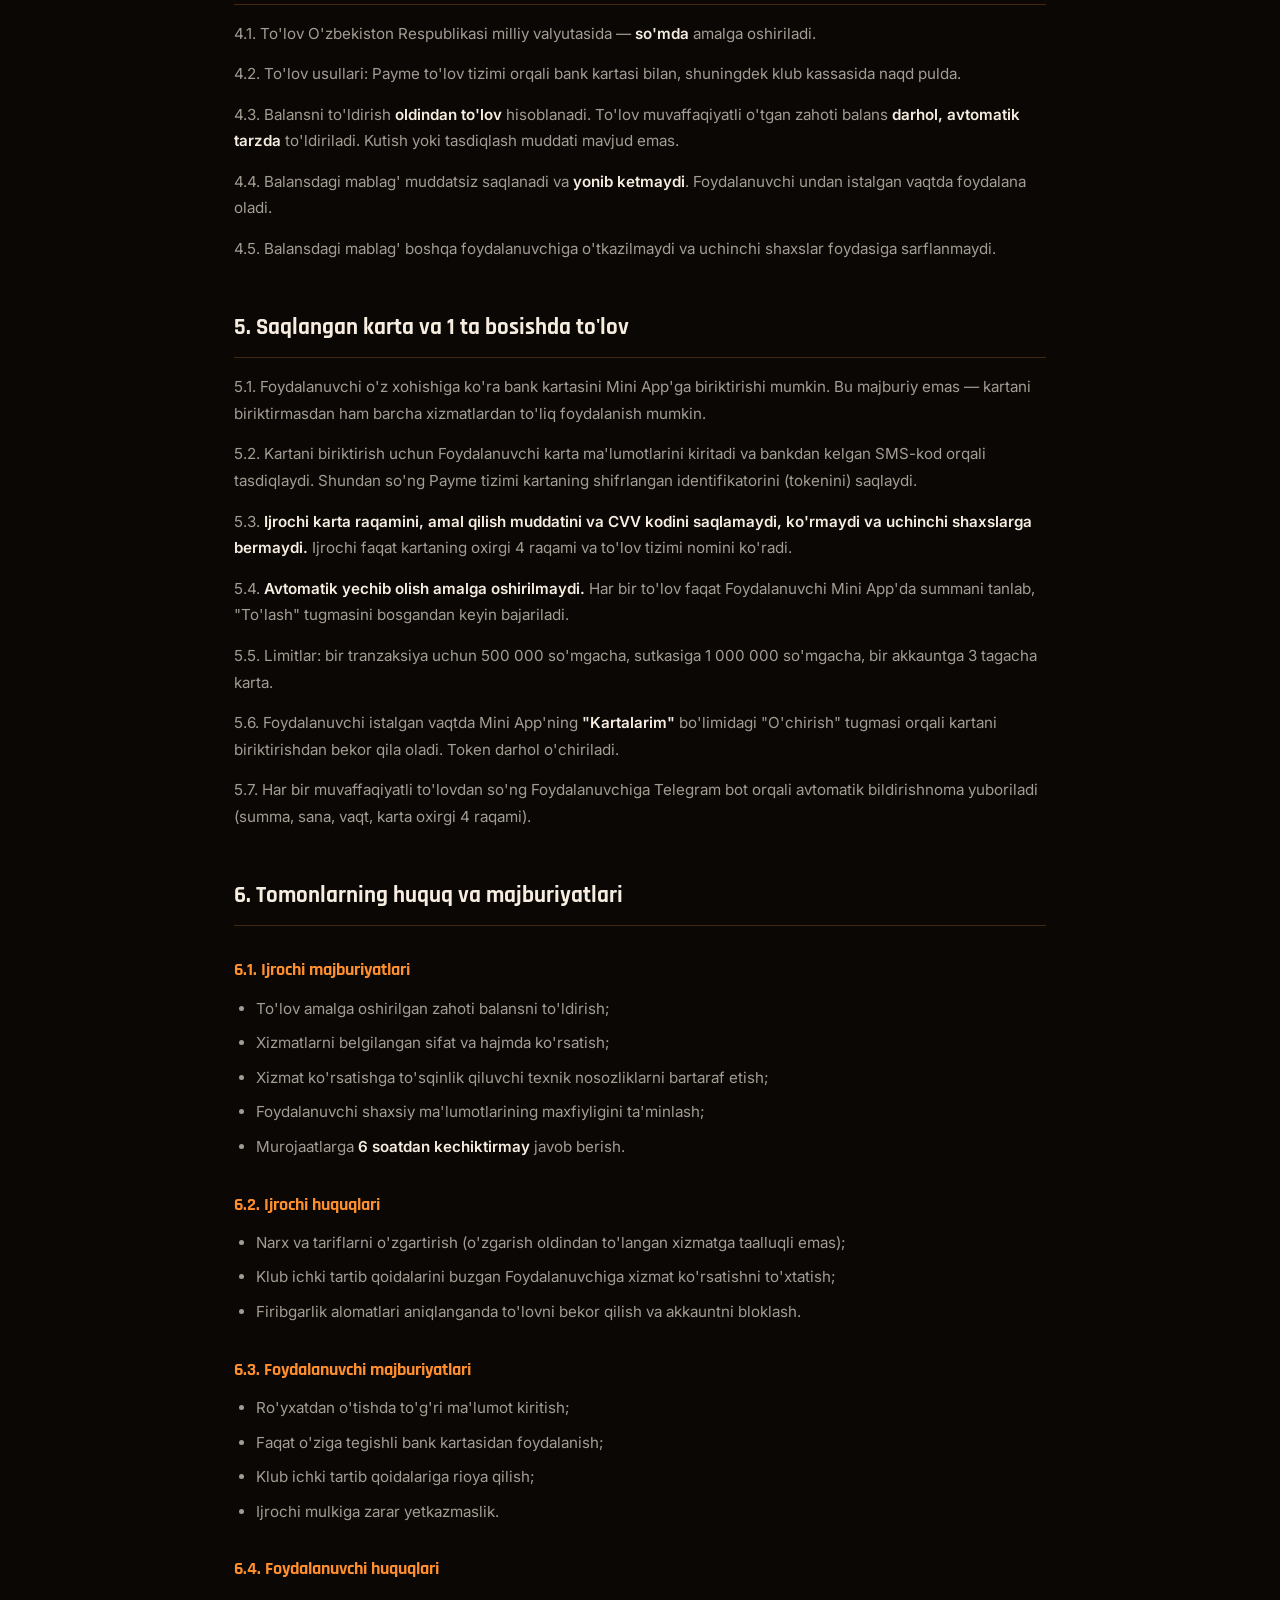
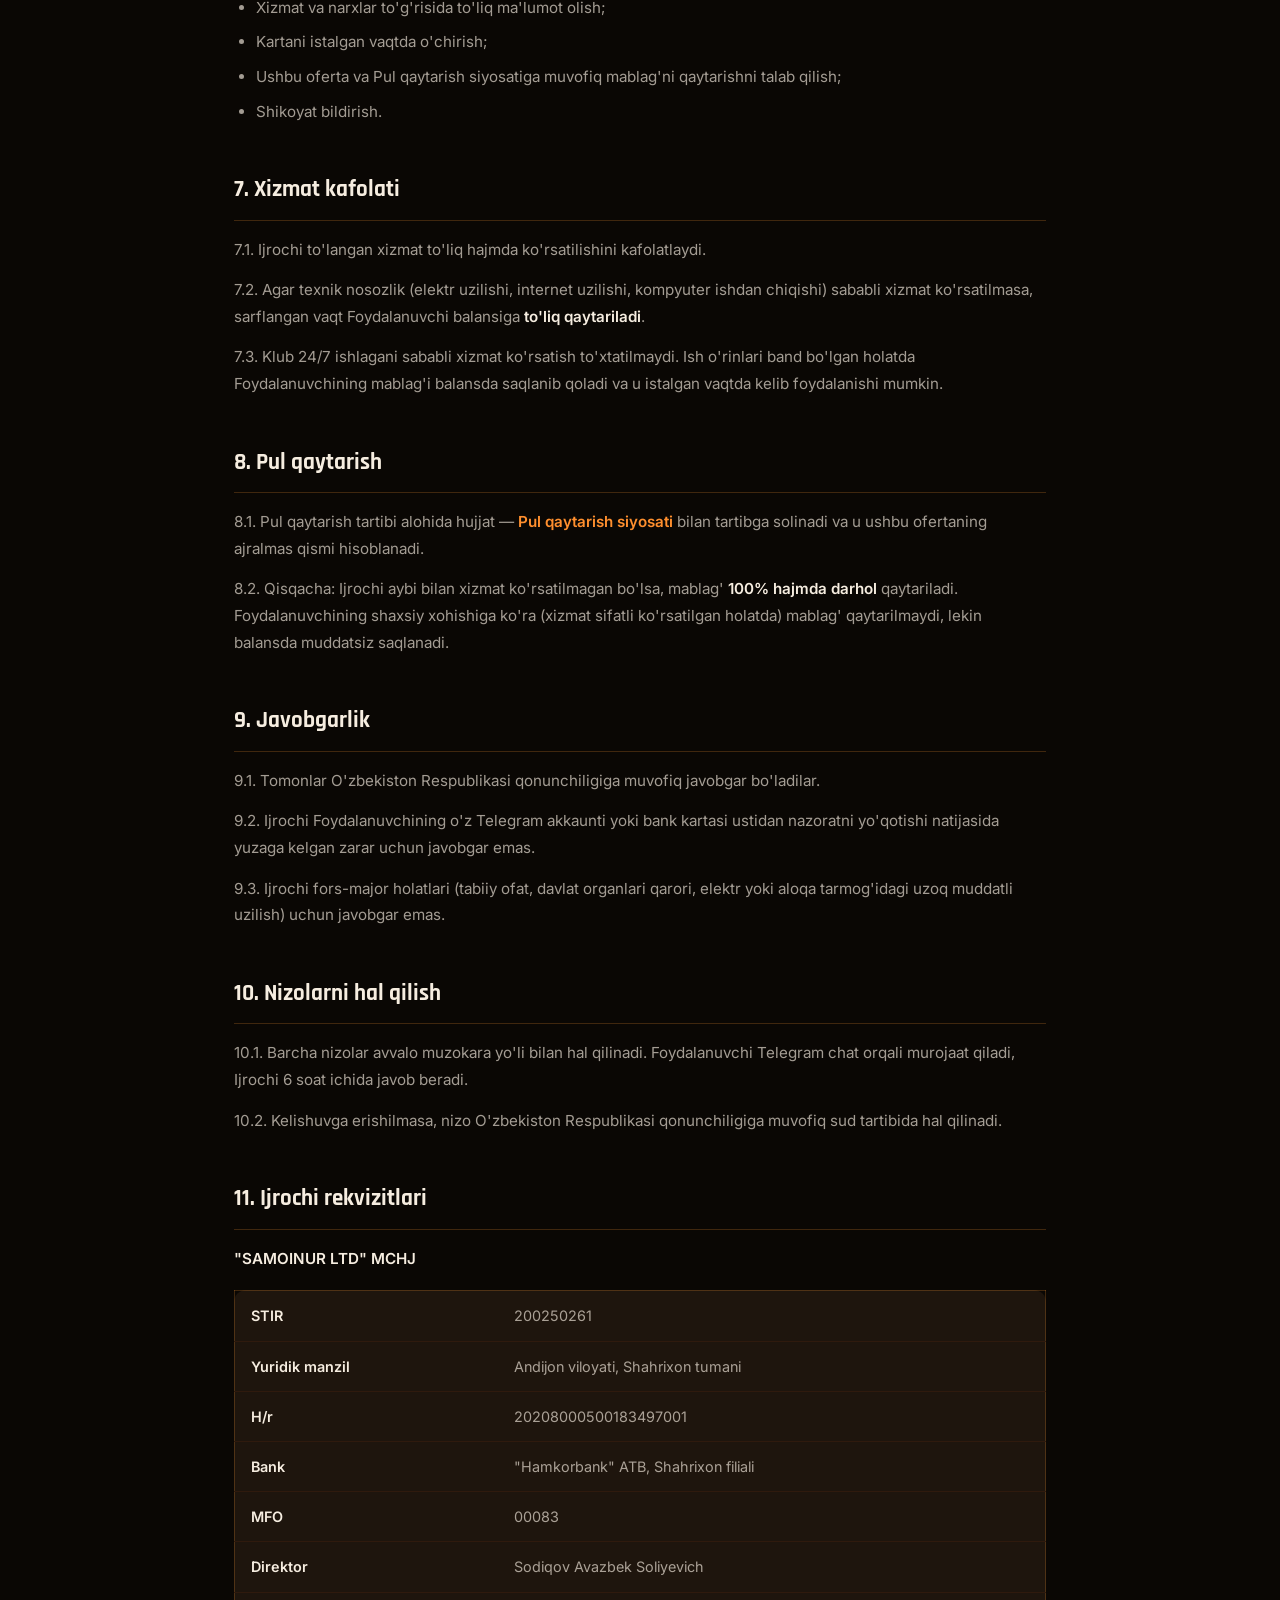
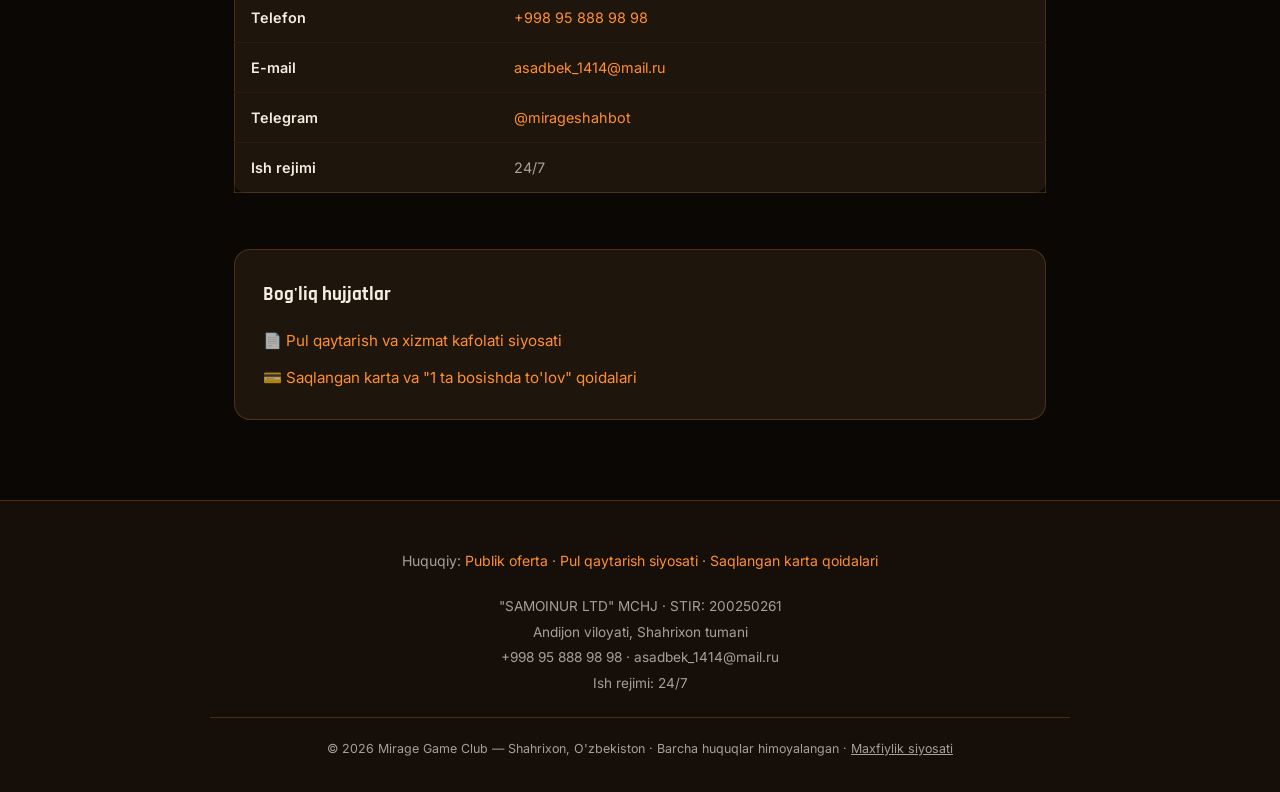
<file: oferta/index.html>
<!DOCTYPE html>
<html lang="uz">
<head>
<meta charset="UTF-8">
<meta name="viewport" content="width=device-width, initial-scale=1.0">
<title>Publik oferta — Mirage Game Club</title>
<meta name="description" content="Mirage Game Club (SAMOINUR LTD MChJ) xizmatlaridan foydalanish bo'yicha ommaviy oferta shartnomasi: to'lov tartibi, saqlangan karta, xizmat kafolati va tomonlarning majburiyatlari.">
<link rel="canonical" href="https://miragegameclub.uz/oferta/">
<link rel="stylesheet" href="/legal.css">
</head>
<body>

<nav class="legal-nav">
  <a href="/" class="nav-logo"><img src="/assets/logo-96.png" alt="Mirage Game Club" width="30" height="30">MIRAGE<span>.</span>CLUB</a>
  <a href="/" class="nav-home">← Bosh sahifa</a>
</nav>

<main class="legal-main">
  <div class="section-label">Huquqiy hujjat</div>
  <h1>Publik oferta</h1>
  <p class="doc-sub">Mirage Game Club xizmatlaridan foydalanish bo'yicha ommaviy oferta shartnomasi</p>
  <p class="doc-meta">Oxirgi tahrir sanasi: 24.07.2026</p>
  <p class="doc-meta">Amal qilish hududi: O'zbekiston Respublikasi</p>

  <hr class="doc-divider">

  <h2>1. Umumiy qoidalar</h2>
  <p>1.1. Ushbu hujjat "SAMOINUR LTD" mas'uliyati cheklangan jamiyati (keyingi o'rinlarda — <strong>Ijrochi</strong>) tomonidan e'lon qilingan ommaviy oferta hisoblanadi.</p>
  <p>1.2. Oferta O'zbekiston Respublikasi Fuqarolik kodeksining 367-369-moddalari hamda "Elektron tijorat to'g'risida"gi Qonun talablariga muvofiq tuzilgan.</p>
  <p>1.3. Jismoniy shaxs (keyingi o'rinlarda — <strong>Foydalanuvchi</strong>) @mirageshahbot Telegram bot yoki Mini App orqali ro'yxatdan o'tib, hisobini to'ldirgan yoki xizmatga buyurtma bergan paytdan boshlab ushbu oferta shartlarini <strong>to'liq va so'zsiz qabul qilgan</strong> (akseptlagan) hisoblanadi.</p>
  <p>1.4. Ijrochi ofertaga bir tomonlama o'zgartirish kiritish huquqiga ega. Yangi tahrir Mini App'da e'lon qilingan paytdan boshlab kuchga kiradi. Foydalanuvchi xizmatdan foydalanishda davom etsa, o'zgarishlar qabul qilingan hisoblanadi.</p>

  <h2>2. Atamalar</h2>
  <p><strong>Mini App</strong> — @mirageshahbot Telegram boti ichida ishlaydigan raqamli ilova.</p>
  <p><strong>Balans</strong> — Foydalanuvchining Mini App ichidagi shaxsiy hisobi. Unga kiritilgan mablag' faqat Ijrochi xizmatlari uchun sarflanadi.</p>
  <p><strong>Xizmat</strong> — kompyuterda o'ynash vaqti, bar mahsulotlari va Ijrochi taklif etadigan boshqa tovar/xizmatlar.</p>
  <p><strong>Saqlangan karta (token)</strong> — Foydalanuvchining bank kartasi Payme to'lov tizimi tomonidan shifrlangan holda saqlanishi. Ijrochi karta raqamini saqlamaydi va ko'rmaydi.</p>

  <h2>3. Shartnoma predmeti</h2>
  <p>3.1. Ijrochi Foydalanuvchiga quyidagi xizmatlarni ko'rsatadi:</p>
  <ul>
    <li><strong>Kompyuterda o'ynash vaqti</strong> — Mirage Game Club binosida, tarifda ko'rsatilgan muddat davomida jihozlangan ish o'rnidan foydalanish;</li>
    <li><strong>Bar mahsulotlari</strong> — salqin ichimliklar va boshqa mahsulotlarni sotib olish;</li>
    <li><strong>Balansni to'ldirish</strong> — yuqoridagi xizmatlarga oldindan to'lov qilish.</li>
  </ul>
  <p>3.2. Xizmatlar ko'rsatiladigan joy: Andijon viloyati, Shahrixon tumani, Mirage Game Club.</p>
  <p>3.3. Ish rejimi: sutkasiga 24 soat, haftasiga 7 kun.</p>
  <p>3.4. Barcha xizmatlarning dolzarb narxlari Mini App ichida ko'rsatilgan va oferta ajralmas qismi hisoblanadi.</p>

  <h2>4. To'lov tartibi</h2>
  <p>4.1. To'lov O'zbekiston Respublikasi milliy valyutasida — <strong>so'mda</strong> amalga oshiriladi.</p>
  <p>4.2. To'lov usullari: Payme to'lov tizimi orqali bank kartasi bilan, shuningdek klub kassasida naqd pulda.</p>
  <p>4.3. Balansni to'ldirish <strong>oldindan to'lov</strong> hisoblanadi. To'lov muvaffaqiyatli o'tgan zahoti balans <strong>darhol, avtomatik tarzda</strong> to'ldiriladi. Kutish yoki tasdiqlash muddati mavjud emas.</p>
  <p>4.4. Balansdagi mablag' muddatsiz saqlanadi va <strong>yonib ketmaydi</strong>. Foydalanuvchi undan istalgan vaqtda foydalana oladi.</p>
  <p>4.5. Balansdagi mablag' boshqa foydalanuvchiga o'tkazilmaydi va uchinchi shaxslar foydasiga sarflanmaydi.</p>

  <h2>5. Saqlangan karta va 1 ta bosishda to'lov</h2>
  <p>5.1. Foydalanuvchi o'z xohishiga ko'ra bank kartasini Mini App'ga biriktirishi mumkin. Bu majburiy emas — kartani biriktirmasdan ham barcha xizmatlardan to'liq foydalanish mumkin.</p>
  <p>5.2. Kartani biriktirish uchun Foydalanuvchi karta ma'lumotlarini kiritadi va bankdan kelgan SMS-kod orqali tasdiqlaydi. Shundan so'ng Payme tizimi kartaning shifrlangan identifikatorini (tokenini) saqlaydi.</p>
  <p>5.3. <strong>Ijrochi karta raqamini, amal qilish muddatini va CVV kodini saqlamaydi, ko'rmaydi va uchinchi shaxslarga bermaydi.</strong> Ijrochi faqat kartaning oxirgi 4 raqami va to'lov tizimi nomini ko'radi.</p>
  <p>5.4. <strong>Avtomatik yechib olish amalga oshirilmaydi.</strong> Har bir to'lov faqat Foydalanuvchi Mini App'da summani tanlab, "To'lash" tugmasini bosgandan keyin bajariladi.</p>
  <p>5.5. Limitlar: bir tranzaksiya uchun 500 000 so'mgacha, sutkasiga 1 000 000 so'mgacha, bir akkauntga 3 tagacha karta.</p>
  <p>5.6. Foydalanuvchi istalgan vaqtda Mini App'ning <strong>"Kartalarim"</strong> bo'limidagi "O'chirish" tugmasi orqali kartani biriktirishdan bekor qila oladi. Token darhol o'chiriladi.</p>
  <p>5.7. Har bir muvaffaqiyatli to'lovdan so'ng Foydalanuvchiga Telegram bot orqali avtomatik bildirishnoma yuboriladi (summa, sana, vaqt, karta oxirgi 4 raqami).</p>

  <h2>6. Tomonlarning huquq va majburiyatlari</h2>

  <h3>6.1. Ijrochi majburiyatlari</h3>
  <ul>
    <li>To'lov amalga oshirilgan zahoti balansni to'ldirish;</li>
    <li>Xizmatlarni belgilangan sifat va hajmda ko'rsatish;</li>
    <li>Xizmat ko'rsatishga to'sqinlik qiluvchi texnik nosozliklarni bartaraf etish;</li>
    <li>Foydalanuvchi shaxsiy ma'lumotlarining maxfiyligini ta'minlash;</li>
    <li>Murojaatlarga <strong>6 soatdan kechiktirmay</strong> javob berish.</li>
  </ul>

  <h3>6.2. Ijrochi huquqlari</h3>
  <ul>
    <li>Narx va tariflarni o'zgartirish (o'zgarish oldindan to'langan xizmatga taalluqli emas);</li>
    <li>Klub ichki tartib qoidalarini buzgan Foydalanuvchiga xizmat ko'rsatishni to'xtatish;</li>
    <li>Firibgarlik alomatlari aniqlanganda to'lovni bekor qilish va akkauntni bloklash.</li>
  </ul>

  <h3>6.3. Foydalanuvchi majburiyatlari</h3>
  <ul>
    <li>Ro'yxatdan o'tishda to'g'ri ma'lumot kiritish;</li>
    <li>Faqat o'ziga tegishli bank kartasidan foydalanish;</li>
    <li>Klub ichki tartib qoidalariga rioya qilish;</li>
    <li>Ijrochi mulkiga zarar yetkazmaslik.</li>
  </ul>

  <h3>6.4. Foydalanuvchi huquqlari</h3>
  <ul>
    <li>Xizmat va narxlar to'g'risida to'liq ma'lumot olish;</li>
    <li>Kartani istalgan vaqtda o'chirish;</li>
    <li>Ushbu oferta va Pul qaytarish siyosatiga muvofiq mablag'ni qaytarishni talab qilish;</li>
    <li>Shikoyat bildirish.</li>
  </ul>

  <h2>7. Xizmat kafolati</h2>
  <p>7.1. Ijrochi to'langan xizmat to'liq hajmda ko'rsatilishini kafolatlaydi.</p>
  <p>7.2. Agar texnik nosozlik (elektr uzilishi, internet uzilishi, kompyuter ishdan chiqishi) sababli xizmat ko'rsatilmasa, sarflangan vaqt Foydalanuvchi balansiga <strong>to'liq qaytariladi</strong>.</p>
  <p>7.3. Klub 24/7 ishlagani sababli xizmat ko'rsatish to'xtatilmaydi. Ish o'rinlari band bo'lgan holatda Foydalanuvchining mablag'i balansda saqlanib qoladi va u istalgan vaqtda kelib foydalanishi mumkin.</p>

  <h2>8. Pul qaytarish</h2>
  <p>8.1. Pul qaytarish tartibi alohida hujjat — <strong><a href="/qaytarish/">Pul qaytarish siyosati</a></strong> bilan tartibga solinadi va u ushbu ofertaning ajralmas qismi hisoblanadi.</p>
  <p>8.2. Qisqacha: Ijrochi aybi bilan xizmat ko'rsatilmagan bo'lsa, mablag' <strong>100% hajmda darhol</strong> qaytariladi. Foydalanuvchining shaxsiy xohishiga ko'ra (xizmat sifatli ko'rsatilgan holatda) mablag' qaytarilmaydi, lekin balansda muddatsiz saqlanadi.</p>

  <h2>9. Javobgarlik</h2>
  <p>9.1. Tomonlar O'zbekiston Respublikasi qonunchiligiga muvofiq javobgar bo'ladilar.</p>
  <p>9.2. Ijrochi Foydalanuvchining o'z Telegram akkaunti yoki bank kartasi ustidan nazoratni yo'qotishi natijasida yuzaga kelgan zarar uchun javobgar emas.</p>
  <p>9.3. Ijrochi fors-major holatlari (tabiiy ofat, davlat organlari qarori, elektr yoki aloqa tarmog'idagi uzoq muddatli uzilish) uchun javobgar emas.</p>

  <h2>10. Nizolarni hal qilish</h2>
  <p>10.1. Barcha nizolar avvalo muzokara yo'li bilan hal qilinadi. Foydalanuvchi Telegram chat orqali murojaat qiladi, Ijrochi 6 soat ichida javob beradi.</p>
  <p>10.2. Kelishuvga erishilmasa, nizo O'zbekiston Respublikasi qonunchiligiga muvofiq sud tartibida hal qilinadi.</p>

  <h2>11. Ijrochi rekvizitlari</h2>
  <p><strong>"SAMOINUR LTD" MCHJ</strong></p>
  <div class="table-scroll">
    <table class="legal-table kv">
      <tbody>
        <tr><td>STIR</td><td>200250261</td></tr>
        <tr><td>Yuridik manzil</td><td>Andijon viloyati, Shahrixon tumani</td></tr>
        <tr><td>H/r</td><td>20208000500183497001</td></tr>
        <tr><td>Bank</td><td>"Hamkorbank" ATB, Shahrixon filiali</td></tr>
        <tr><td>MFO</td><td>00083</td></tr>
        <tr><td>Direktor</td><td>Sodiqov Avazbek Soliyevich</td></tr>
        <tr><td>Telefon</td><td><a href="tel:+998958889898">+998 95 888 98 98</a></td></tr>
        <tr><td>E-mail</td><td><a href="mailto:asadbek_1414@mail.ru">asadbek_1414@mail.ru</a></td></tr>
        <tr><td>Telegram</td><td><a href="https://t.me/mirageshahbot" target="_blank" rel="noopener">@mirageshahbot</a></td></tr>
        <tr><td>Ish rejimi</td><td>24/7</td></tr>
      </tbody>
    </table>
  </div>

  <div class="related-docs">
    <h2>Bog'liq hujjatlar</h2>
    <ul>
      <li>📄 <a href="/qaytarish/">Pul qaytarish va xizmat kafolati siyosati</a></li>
      <li>💳 <a href="/karta-qoidalari/">Saqlangan karta va "1 ta bosishda to'lov" qoidalari</a></li>
    </ul>
  </div>
</main>

<footer class="site-footer">
  <div class="footer-inner">
    <div class="footer-legal-links">
      Huquqiy: <a href="/oferta/">Publik oferta</a> · <a href="/qaytarish/">Pul qaytarish siyosati</a> · <a href="/karta-qoidalari/">Saqlangan karta qoidalari</a>
    </div>
    <div class="footer-requisites">
      "SAMOINUR LTD" MCHJ · STIR: 200250261<br>
      Andijon viloyati, Shahrixon tumani<br>
      <a href="tel:+998958889898">+998 95 888 98 98</a> · <a href="mailto:asadbek_1414@mail.ru">asadbek_1414@mail.ru</a><br>
      Ish rejimi: 24/7
    </div>
    <div class="footer-bottom">
      © 2026 Mirage Game Club — Shahrixon, O'zbekiston · Barcha huquqlar himoyalangan · <a href="/maxfiylik-siyosati/" style="color:var(--muted);text-decoration:underline;">Maxfiylik siyosati</a>
    </div>
  </div>
</footer>

</body>
</html>
</file>
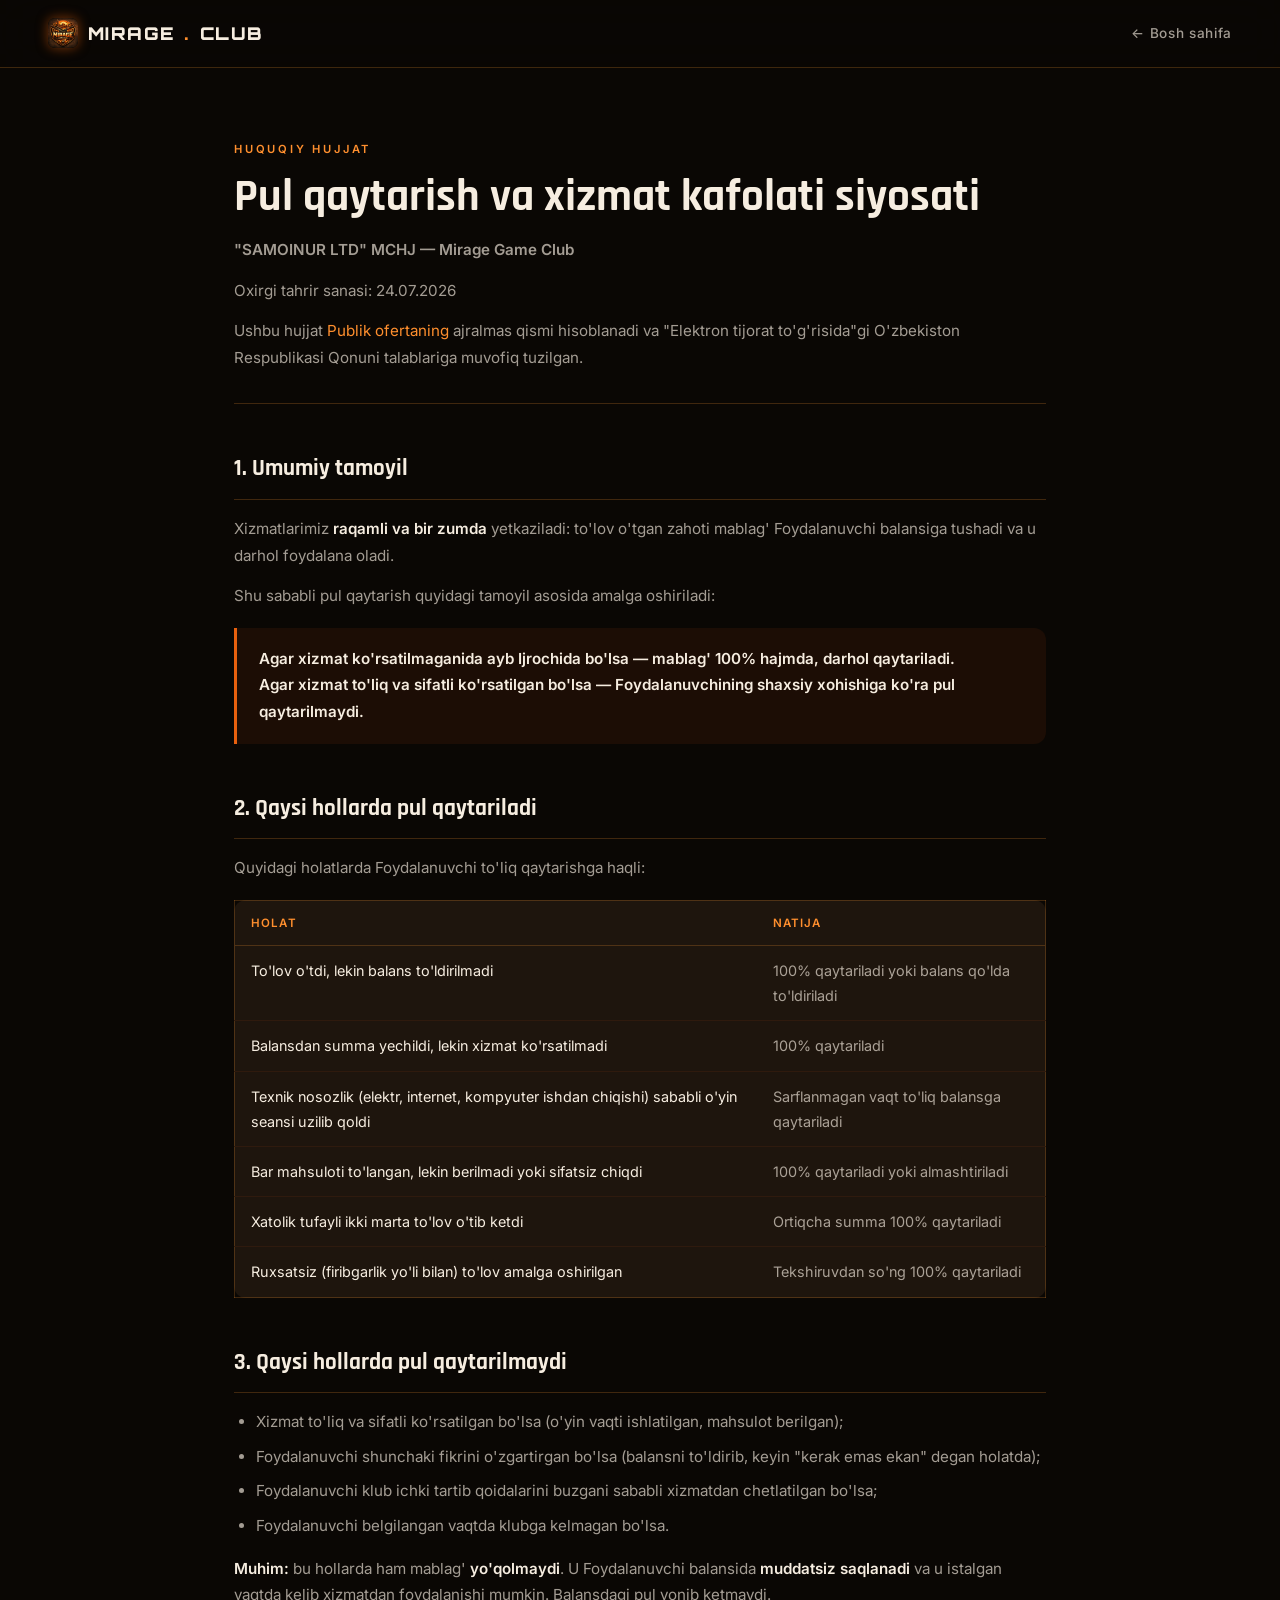
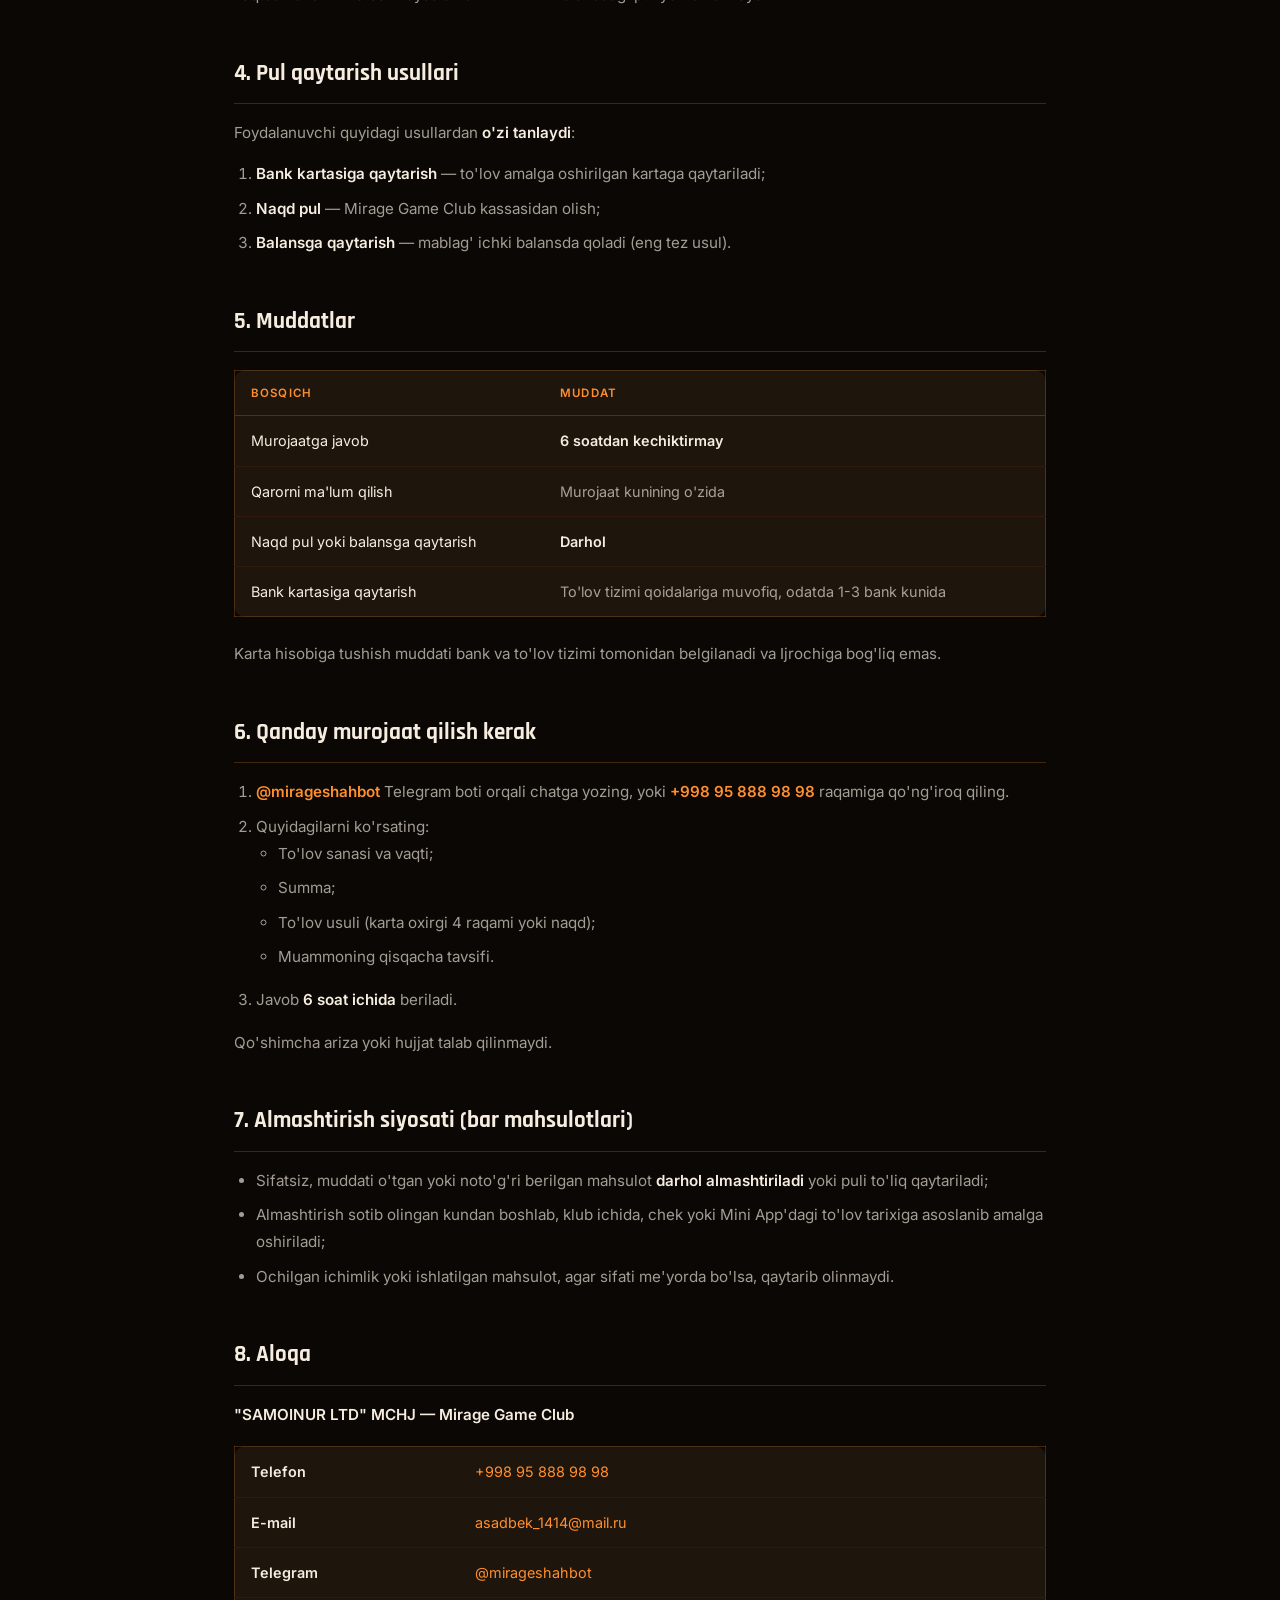
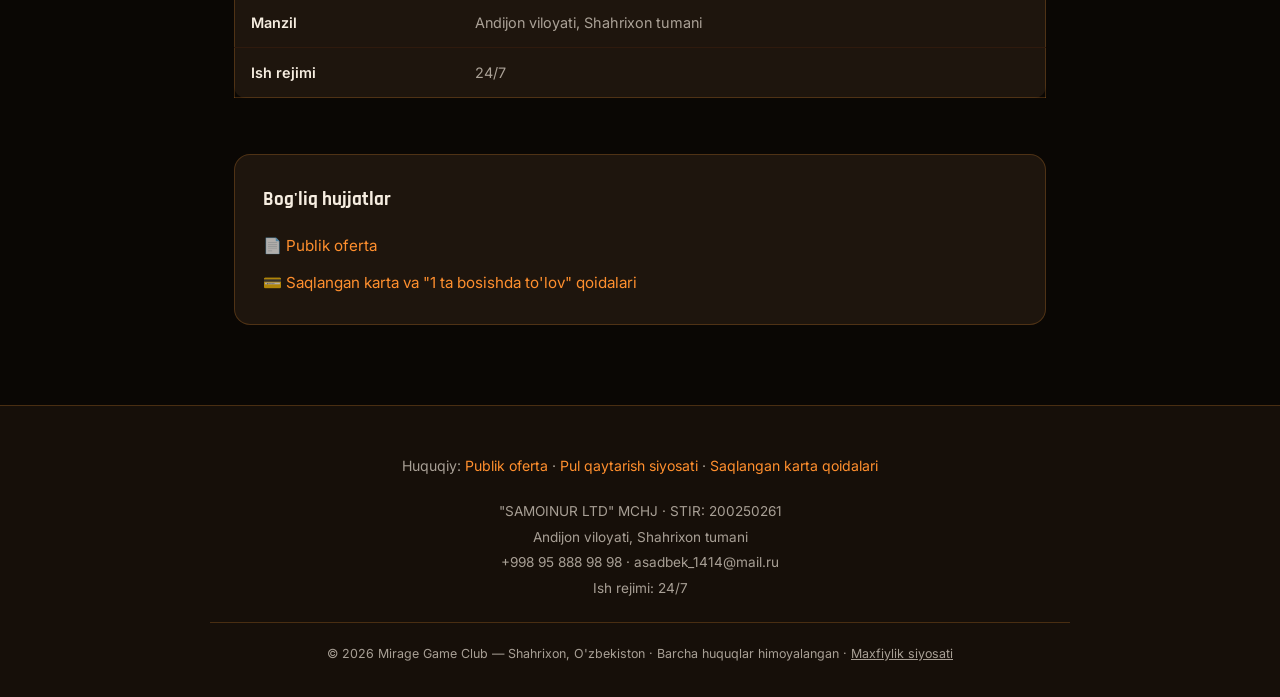
<file: qaytarish/index.html>
<!DOCTYPE html>
<html lang="uz">
<head>
<meta charset="UTF-8">
<meta name="viewport" content="width=device-width, initial-scale=1.0">
<title>Pul qaytarish siyosati — Mirage Game Club</title>
<meta name="description" content="Mirage Game Club (SAMOINUR LTD MChJ) pul qaytarish va xizmat kafolati siyosati: qaysi hollarda pul qaytariladi, qaytarish usullari va muddatlari.">
<link rel="canonical" href="https://miragegameclub.uz/qaytarish/">
<link rel="stylesheet" href="/legal.css">
</head>
<body>

<nav class="legal-nav">
  <a href="/" class="nav-logo"><img src="/assets/logo-96.png" alt="Mirage Game Club" width="30" height="30">MIRAGE<span>.</span>CLUB</a>
  <a href="/" class="nav-home">← Bosh sahifa</a>
</nav>

<main class="legal-main">
  <div class="section-label">Huquqiy hujjat</div>
  <h1>Pul qaytarish va xizmat kafolati siyosati</h1>
  <p class="doc-sub">"SAMOINUR LTD" MCHJ — Mirage Game Club</p>
  <p class="doc-meta">Oxirgi tahrir sanasi: 24.07.2026</p>

  <p>Ushbu hujjat <a href="/oferta/">Publik ofertaning</a> ajralmas qismi hisoblanadi va "Elektron tijorat to'g'risida"gi O'zbekiston Respublikasi Qonuni talablariga muvofiq tuzilgan.</p>

  <hr class="doc-divider">

  <h2>1. Umumiy tamoyil</h2>
  <p>Xizmatlarimiz <strong>raqamli va bir zumda</strong> yetkaziladi: to'lov o'tgan zahoti mablag' Foydalanuvchi balansiga tushadi va u darhol foydalana oladi.</p>
  <p>Shu sababli pul qaytarish quyidagi tamoyil asosida amalga oshiriladi:</p>
  <blockquote>
    <p><strong>Agar xizmat ko'rsatilmaganida ayb Ijrochida bo'lsa — mablag' 100% hajmda, darhol qaytariladi.</strong><br>
    <strong>Agar xizmat to'liq va sifatli ko'rsatilgan bo'lsa — Foydalanuvchining shaxsiy xohishiga ko'ra pul qaytarilmaydi.</strong></p>
  </blockquote>

  <h2>2. Qaysi hollarda pul qaytariladi</h2>
  <p>Quyidagi holatlarda Foydalanuvchi to'liq qaytarishga haqli:</p>
  <div class="table-scroll">
    <table class="legal-table">
      <thead>
        <tr><th>Holat</th><th>Natija</th></tr>
      </thead>
      <tbody>
        <tr><td>To'lov o'tdi, lekin balans to'ldirilmadi</td><td>100% qaytariladi yoki balans qo'lda to'ldiriladi</td></tr>
        <tr><td>Balansdan summa yechildi, lekin xizmat ko'rsatilmadi</td><td>100% qaytariladi</td></tr>
        <tr><td>Texnik nosozlik (elektr, internet, kompyuter ishdan chiqishi) sababli o'yin seansi uzilib qoldi</td><td>Sarflanmagan vaqt to'liq balansga qaytariladi</td></tr>
        <tr><td>Bar mahsuloti to'langan, lekin berilmadi yoki sifatsiz chiqdi</td><td>100% qaytariladi yoki almashtiriladi</td></tr>
        <tr><td>Xatolik tufayli ikki marta to'lov o'tib ketdi</td><td>Ortiqcha summa 100% qaytariladi</td></tr>
        <tr><td>Ruxsatsiz (firibgarlik yo'li bilan) to'lov amalga oshirilgan</td><td>Tekshiruvdan so'ng 100% qaytariladi</td></tr>
      </tbody>
    </table>
  </div>

  <h2>3. Qaysi hollarda pul qaytarilmaydi</h2>
  <ul>
    <li>Xizmat to'liq va sifatli ko'rsatilgan bo'lsa (o'yin vaqti ishlatilgan, mahsulot berilgan);</li>
    <li>Foydalanuvchi shunchaki fikrini o'zgartirgan bo'lsa (balansni to'ldirib, keyin "kerak emas ekan" degan holatda);</li>
    <li>Foydalanuvchi klub ichki tartib qoidalarini buzgani sababli xizmatdan chetlatilgan bo'lsa;</li>
    <li>Foydalanuvchi belgilangan vaqtda klubga kelmagan bo'lsa.</li>
  </ul>
  <p><strong>Muhim:</strong> bu hollarda ham mablag' <strong>yo'qolmaydi</strong>. U Foydalanuvchi balansida <strong>muddatsiz saqlanadi</strong> va u istalgan vaqtda kelib xizmatdan foydalanishi mumkin. Balansdagi pul yonib ketmaydi.</p>

  <h2>4. Pul qaytarish usullari</h2>
  <p>Foydalanuvchi quyidagi usullardan <strong>o'zi tanlaydi</strong>:</p>
  <ol>
    <li><strong>Bank kartasiga qaytarish</strong> — to'lov amalga oshirilgan kartaga qaytariladi;</li>
    <li><strong>Naqd pul</strong> — Mirage Game Club kassasidan olish;</li>
    <li><strong>Balansga qaytarish</strong> — mablag' ichki balansda qoladi (eng tez usul).</li>
  </ol>

  <h2>5. Muddatlar</h2>
  <div class="table-scroll">
    <table class="legal-table">
      <thead>
        <tr><th>Bosqich</th><th>Muddat</th></tr>
      </thead>
      <tbody>
        <tr><td>Murojaatga javob</td><td><strong>6 soatdan kechiktirmay</strong></td></tr>
        <tr><td>Qarorni ma'lum qilish</td><td>Murojaat kunining o'zida</td></tr>
        <tr><td>Naqd pul yoki balansga qaytarish</td><td><strong>Darhol</strong></td></tr>
        <tr><td>Bank kartasiga qaytarish</td><td>To'lov tizimi qoidalariga muvofiq, odatda 1-3 bank kunida</td></tr>
      </tbody>
    </table>
  </div>
  <p>Karta hisobiga tushish muddati bank va to'lov tizimi tomonidan belgilanadi va Ijrochiga bog'liq emas.</p>

  <h2>6. Qanday murojaat qilish kerak</h2>
  <ol>
    <li><strong><a href="https://t.me/mirageshahbot" target="_blank" rel="noopener">@mirageshahbot</a></strong> Telegram boti orqali chatga yozing, yoki <strong><a href="tel:+998958889898">+998 95 888 98 98</a></strong> raqamiga qo'ng'iroq qiling.</li>
    <li>Quyidagilarni ko'rsating:
      <ul>
        <li>To'lov sanasi va vaqti;</li>
        <li>Summa;</li>
        <li>To'lov usuli (karta oxirgi 4 raqami yoki naqd);</li>
        <li>Muammoning qisqacha tavsifi.</li>
      </ul>
    </li>
    <li>Javob <strong>6 soat ichida</strong> beriladi.</li>
  </ol>
  <p>Qo'shimcha ariza yoki hujjat talab qilinmaydi.</p>

  <h2>7. Almashtirish siyosati (bar mahsulotlari)</h2>
  <ul>
    <li>Sifatsiz, muddati o'tgan yoki noto'g'ri berilgan mahsulot <strong>darhol almashtiriladi</strong> yoki puli to'liq qaytariladi;</li>
    <li>Almashtirish sotib olingan kundan boshlab, klub ichida, chek yoki Mini App'dagi to'lov tarixiga asoslanib amalga oshiriladi;</li>
    <li>Ochilgan ichimlik yoki ishlatilgan mahsulot, agar sifati me'yorda bo'lsa, qaytarib olinmaydi.</li>
  </ul>

  <h2>8. Aloqa</h2>
  <p><strong>"SAMOINUR LTD" MCHJ — Mirage Game Club</strong></p>
  <div class="table-scroll">
    <table class="legal-table kv">
      <tbody>
        <tr><td>Telefon</td><td><a href="tel:+998958889898">+998 95 888 98 98</a></td></tr>
        <tr><td>E-mail</td><td><a href="mailto:asadbek_1414@mail.ru">asadbek_1414@mail.ru</a></td></tr>
        <tr><td>Telegram</td><td><a href="https://t.me/mirageshahbot" target="_blank" rel="noopener">@mirageshahbot</a></td></tr>
        <tr><td>Manzil</td><td>Andijon viloyati, Shahrixon tumani</td></tr>
        <tr><td>Ish rejimi</td><td>24/7</td></tr>
      </tbody>
    </table>
  </div>

  <div class="related-docs">
    <h2>Bog'liq hujjatlar</h2>
    <ul>
      <li>📄 <a href="/oferta/">Publik oferta</a></li>
      <li>💳 <a href="/karta-qoidalari/">Saqlangan karta va "1 ta bosishda to'lov" qoidalari</a></li>
    </ul>
  </div>
</main>

<footer class="site-footer">
  <div class="footer-inner">
    <div class="footer-legal-links">
      Huquqiy: <a href="/oferta/">Publik oferta</a> · <a href="/qaytarish/">Pul qaytarish siyosati</a> · <a href="/karta-qoidalari/">Saqlangan karta qoidalari</a>
    </div>
    <div class="footer-requisites">
      "SAMOINUR LTD" MCHJ · STIR: 200250261<br>
      Andijon viloyati, Shahrixon tumani<br>
      <a href="tel:+998958889898">+998 95 888 98 98</a> · <a href="mailto:asadbek_1414@mail.ru">asadbek_1414@mail.ru</a><br>
      Ish rejimi: 24/7
    </div>
    <div class="footer-bottom">
      © 2026 Mirage Game Club — Shahrixon, O'zbekiston · Barcha huquqlar himoyalangan · <a href="/maxfiylik-siyosati/" style="color:var(--muted);text-decoration:underline;">Maxfiylik siyosati</a>
    </div>
  </div>
</footer>

</body>
</html>
</file>
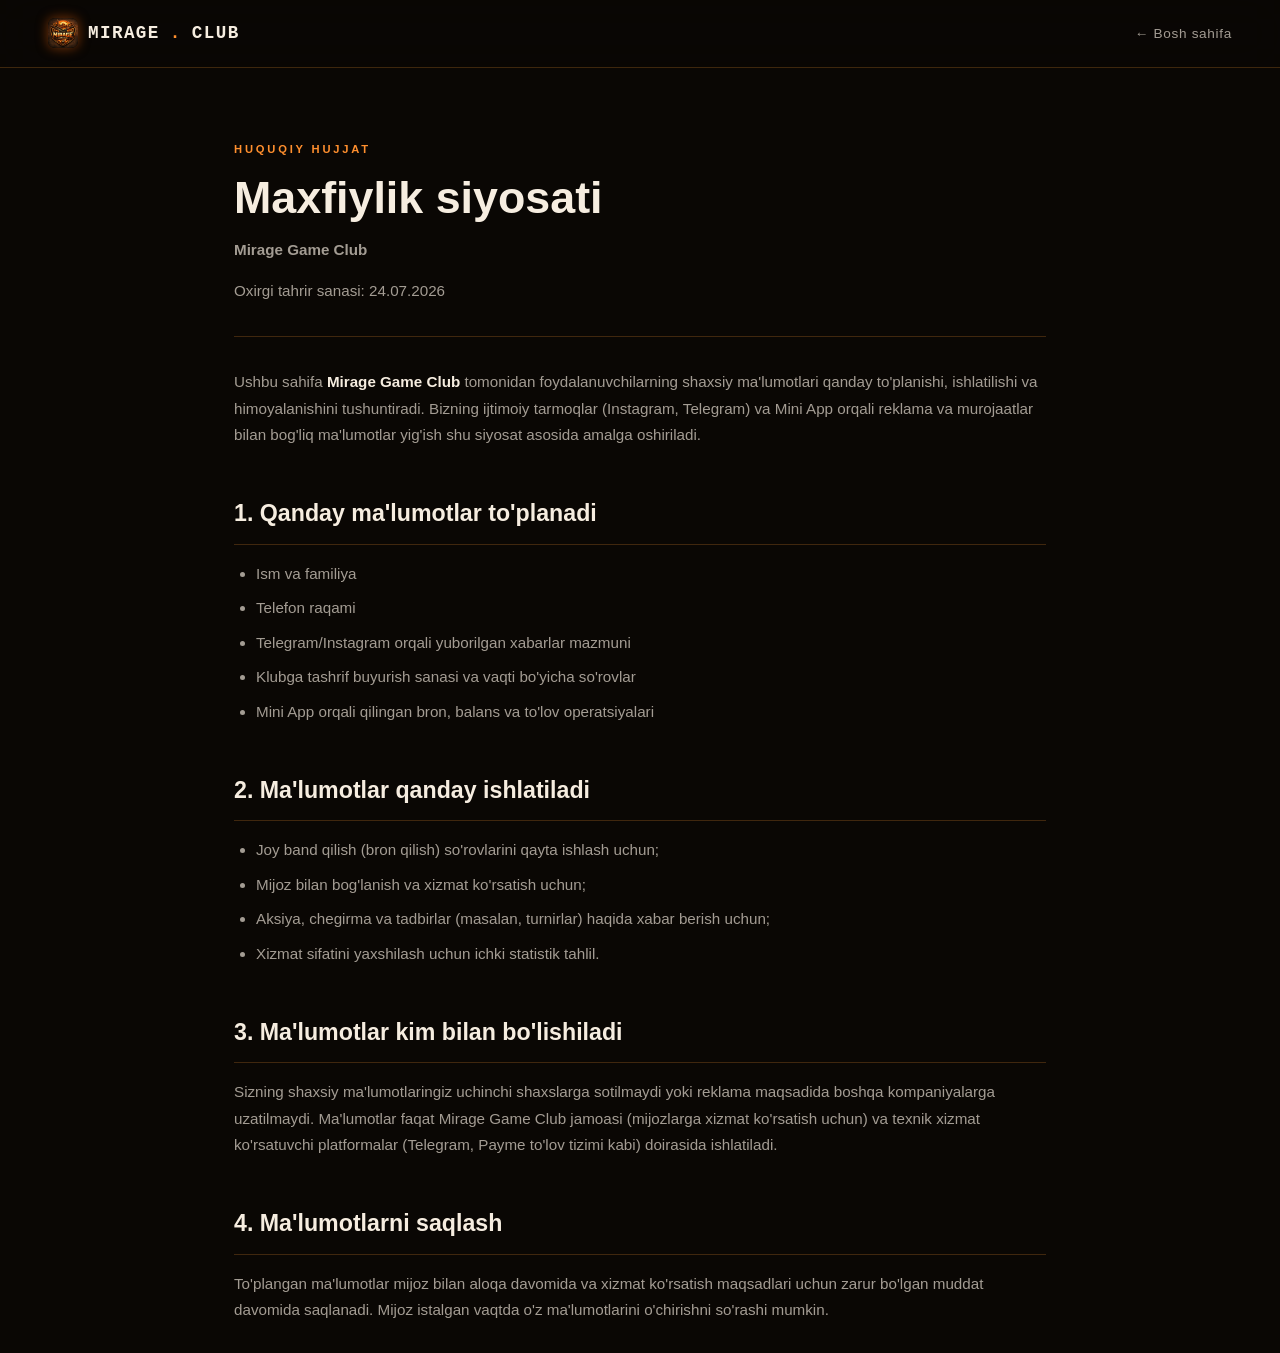
<file: privacy-policy.html>
<!DOCTYPE html>
<html lang="uz">
<head>
<meta charset="UTF-8">
<meta http-equiv="refresh" content="0; url=/maxfiylik-siyosati/">
<link rel="canonical" href="https://miragegameclub.uz/maxfiylik-siyosati/">
<title>Maxfiylik siyosati — Mirage Game Club</title>
</head>
<body>
<p>Sahifa ko'chirildi: <a href="/maxfiylik-siyosati/">Maxfiylik siyosati</a></p>
</body>
</html>
</file>
<file: legal.css>
@import url('https://fonts.googleapis.com/css2?family=Bebas+Neue&family=Rajdhani:wght@400;500;600;700&family=Inter:wght@300;400;500;600&family=Orbitron:wght@700;900&display=swap');

:root {
  --black: #0a0704;
  --dark: #160f09;
  --card: #1e150d;
  --border: rgba(255,153,51,0.22);
  --neon: #e8600e;
  --neon-bright: #ff8f2e;
  --neon-glow: rgba(232,96,14,0.5);
  --cyan: #ffb020;
  --white: #f6ede0;
  --muted: rgba(246,237,224,0.65);
  --gold: #ffd166;
}

*, *::before, *::after { box-sizing: border-box; margin: 0; padding: 0; }
html { scroll-behavior: smooth; }
body {
  background: var(--black);
  color: var(--white);
  font-family: 'Inter', sans-serif;
  line-height: 1.75;
  overflow-x: hidden;
}

nav.legal-nav {
  position: fixed; top: 0; left: 0; right: 0; z-index: 100;
  display: flex; align-items: center; justify-content: space-between;
  padding: 18px 48px; backdrop-filter: blur(20px);
  -webkit-backdrop-filter: blur(20px);
  background: rgba(10,7,4,0.75); border-bottom: 1px solid var(--border);
}
.nav-logo {
  display: flex; align-items: center; gap: 10px;
  font-family: 'Orbitron', monospace; font-size: 1.1rem; font-weight: 900;
  letter-spacing: 0.08em; color: var(--white); text-decoration: none;
}
.nav-logo img { width: 30px; height: 30px; border-radius: 7px; box-shadow: 0 0 12px var(--neon-glow); }
.nav-logo span { color: var(--neon-bright); }
.nav-home {
  color: var(--muted); text-decoration: none; font-size: 0.85rem;
  font-weight: 500; letter-spacing: 0.05em; transition: color 0.2s;
}
.nav-home:hover { color: var(--white); }

main.legal-main {
  max-width: 860px; margin: 0 auto;
  padding: 140px 24px 80px;
  position: relative; z-index: 2;
}
.section-label {
  font-size: 0.7rem; font-weight: 600; letter-spacing: 0.25em;
  text-transform: uppercase; color: var(--neon-bright); margin-bottom: 12px;
}
.legal-main h1 {
  font-family: 'Rajdhani', sans-serif;
  font-size: clamp(1.8rem, 4.5vw, 2.8rem);
  font-weight: 700; line-height: 1.15; margin-bottom: 14px;
}
.doc-sub { color: var(--white); font-weight: 600; font-size: 1rem; margin-bottom: 18px; }
.doc-meta { color: var(--muted); font-size: 0.88rem; margin-bottom: 6px; }
.doc-divider { border: none; border-top: 1px solid var(--border); margin: 32px 0; }

.legal-main h2 {
  font-family: 'Rajdhani', sans-serif; font-size: 1.45rem; font-weight: 700;
  margin: 44px 0 16px; padding-bottom: 10px;
  border-bottom: 1px solid var(--border);
}
.legal-main h3 {
  font-family: 'Rajdhani', sans-serif; font-size: 1.12rem; font-weight: 700;
  margin: 28px 0 10px; color: var(--neon-bright);
}
.legal-main p { color: var(--muted); font-size: 0.95rem; margin-bottom: 14px; }
.legal-main strong { color: var(--white); font-weight: 600; }
.legal-main ul, .legal-main ol { padding-left: 22px; margin-bottom: 16px; }
.legal-main li { color: var(--muted); font-size: 0.95rem; margin-bottom: 8px; }
.legal-main a { color: var(--neon-bright); text-decoration: none; }
.legal-main a:hover { text-decoration: underline; }

.table-scroll { overflow-x: auto; margin: 18px 0 24px; -webkit-overflow-scrolling: touch; }
.legal-table {
  width: 100%; min-width: 480px; border-collapse: collapse;
  background: var(--card); border: 1px solid var(--border); border-radius: 12px;
}
.legal-table th {
  font-size: 0.72rem; font-weight: 600; letter-spacing: 0.1em;
  text-transform: uppercase; color: var(--neon-bright);
  padding: 12px 16px; text-align: left;
  border-bottom: 1px solid var(--border);
}
.legal-table td {
  font-size: 0.9rem; padding: 12px 16px; color: var(--muted);
  border-bottom: 1px solid rgba(232,96,14,0.08); vertical-align: top;
}
.legal-table tr:last-child td { border-bottom: none; }
.legal-table td:first-child { color: var(--white); }
.legal-table.kv td:first-child { white-space: nowrap; font-weight: 600; }

.legal-main blockquote {
  border-left: 3px solid var(--neon);
  background: rgba(232,96,14,0.08);
  border-radius: 0 12px 12px 0;
  padding: 18px 22px; margin: 18px 0 24px;
}
.legal-main blockquote p { margin-bottom: 8px; }
.legal-main blockquote p:last-child { margin-bottom: 0; }

.related-docs {
  margin-top: 56px; padding: 28px;
  background: var(--card); border: 1px solid var(--border); border-radius: 16px;
}
.related-docs h2 {
  margin: 0 0 16px; padding: 0; border: none;
  font-size: 1.2rem;
}
.related-docs ul { list-style: none; padding: 0; margin: 0; }
.related-docs li { margin-bottom: 10px; }
.related-docs li:last-child { margin-bottom: 0; }

footer.site-footer {
  padding: 48px 24px 32px; background: var(--dark);
  border-top: 1px solid var(--border); position: relative; z-index: 2;
}
.site-footer .footer-inner { max-width: 860px; margin: 0 auto; text-align: center; }
.footer-legal-links { font-size: 0.88rem; color: var(--muted); margin-bottom: 20px; }
.footer-legal-links a { color: var(--neon-bright); text-decoration: none; }
.footer-legal-links a:hover { text-decoration: underline; }
.footer-requisites { font-size: 0.85rem; color: var(--muted); line-height: 1.9; margin-bottom: 20px; }
.footer-requisites a { color: var(--muted); text-decoration: none; }
.footer-requisites a:hover { color: var(--neon-bright); }
.site-footer .footer-bottom {
  border-top: 1px solid var(--border); padding-top: 20px;
  font-size: 0.78rem; color: var(--muted);
}

@media (max-width: 900px) {
  nav.legal-nav { padding: 16px 24px; }
  main.legal-main { padding: 120px 20px 60px; }
}
</file>
